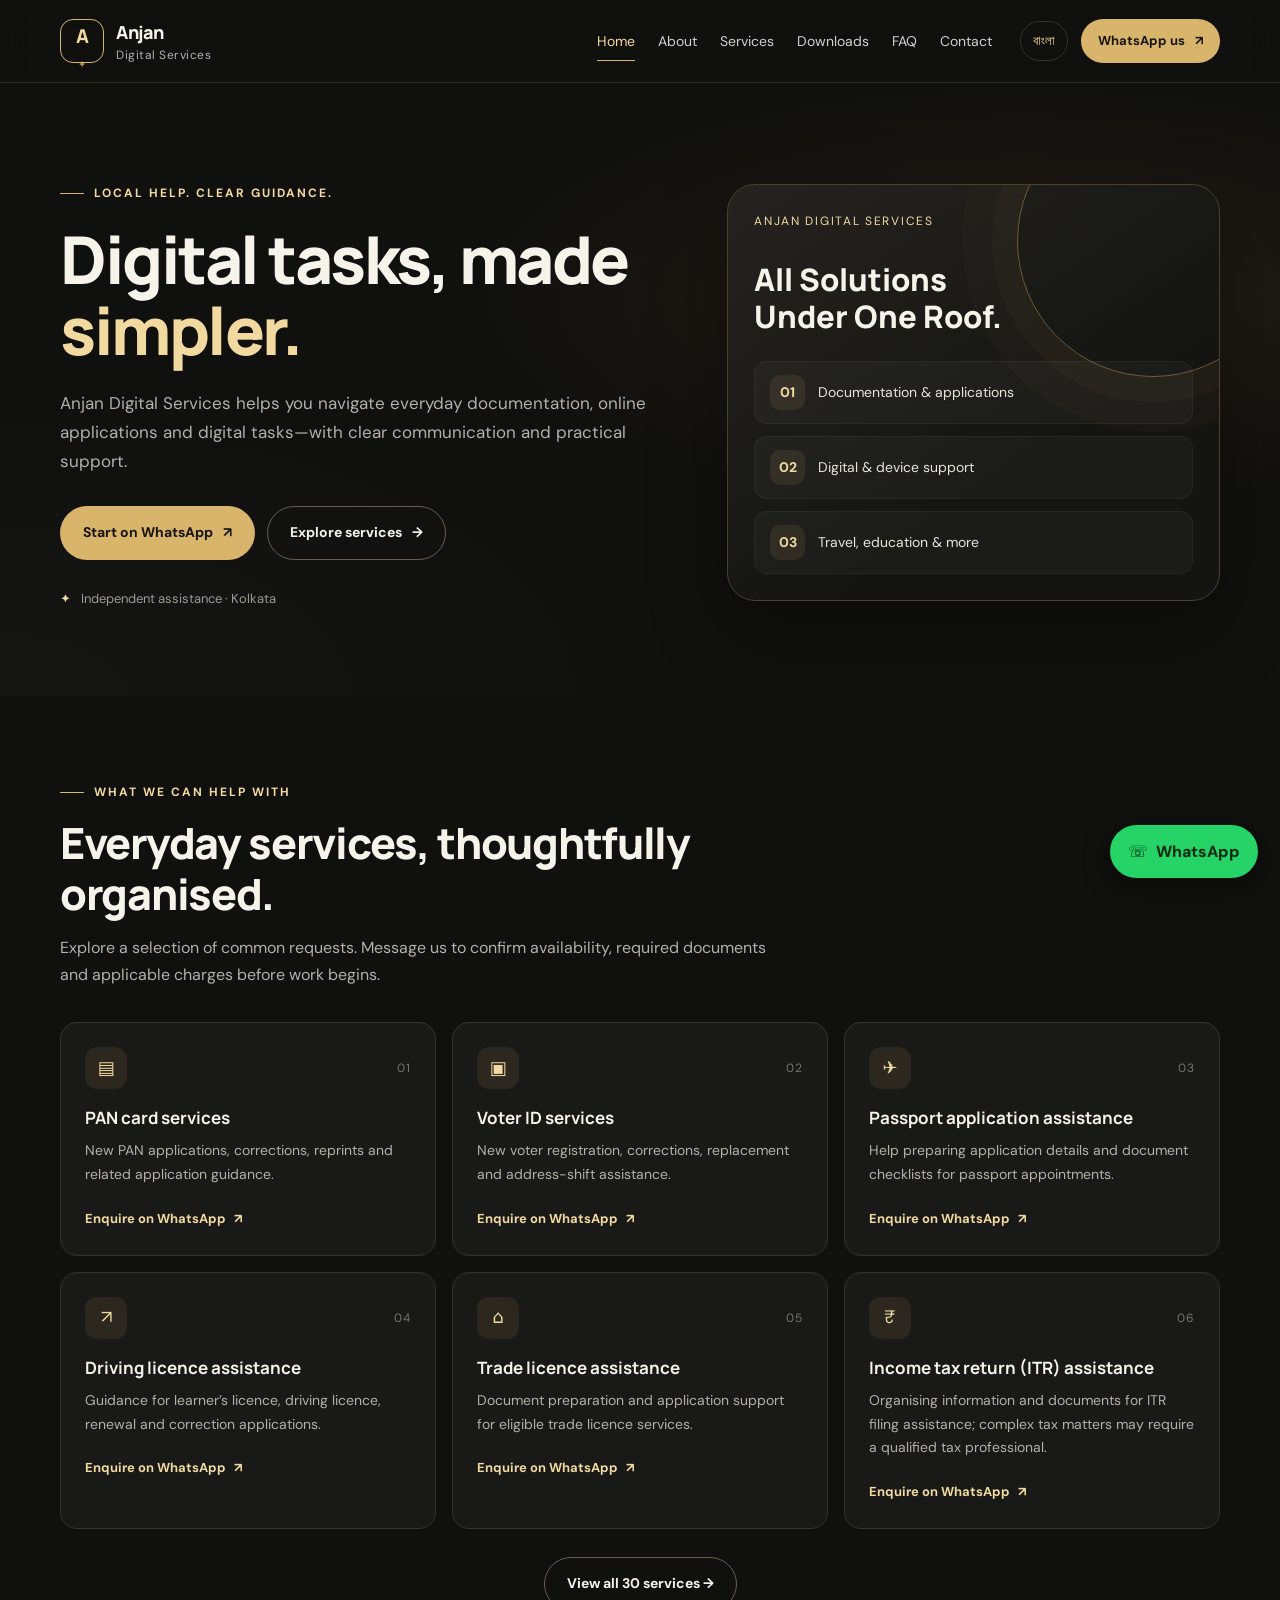
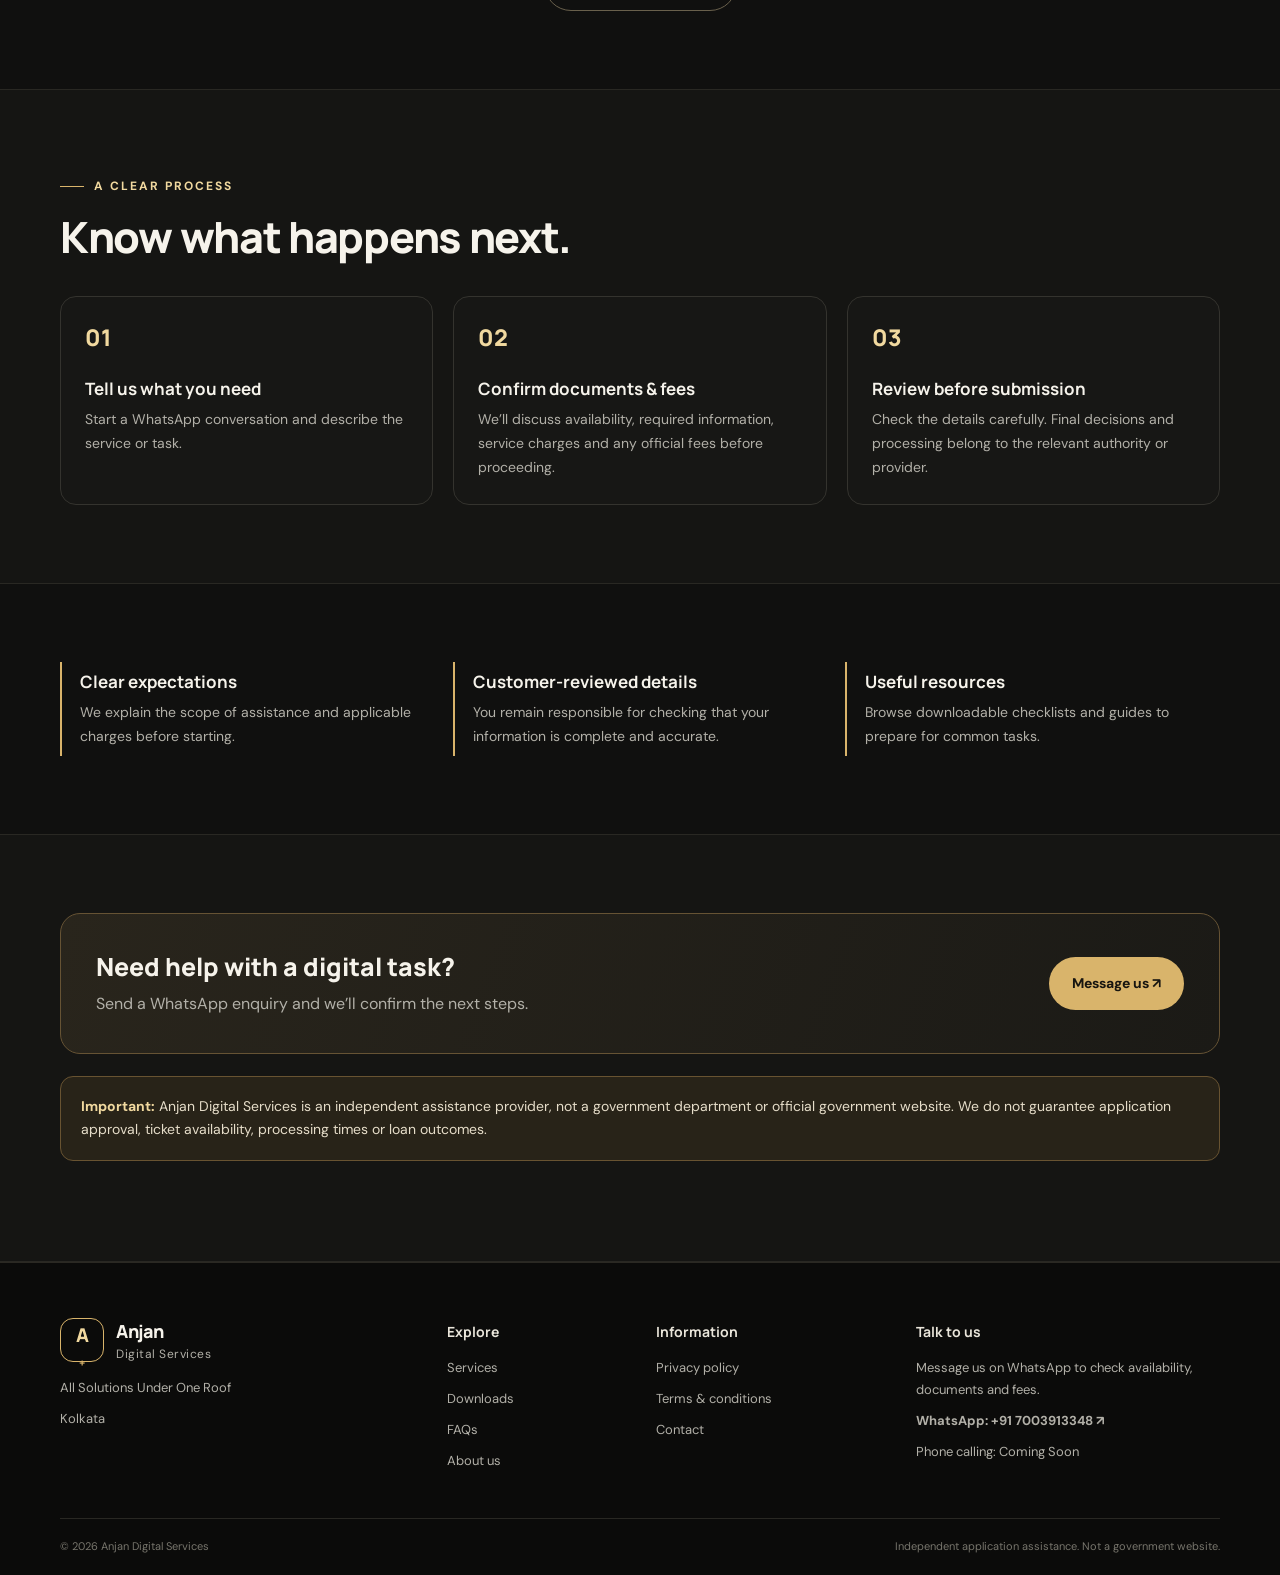
<file: index.html>
<!doctype html>
<html lang="en"><head><meta charset="utf-8"><meta name="viewport" content="width=device-width,initial-scale=1">
<meta name="description" content="Documentation, digital support and online application assistance in Kolkata."><meta name="theme-color" content="#10100f">
<title>Anjan Digital Services | All Solutions Under One Roof</title><link rel="stylesheet" href="assets/css/style.css"></head><body>
<a class="skip-link" href="#main">Skip to content</a>
<header class="site-header"><div class="container header-inner">
<a class="brand" href="index.html" aria-label="Anjan Digital Services home"><span class="brand-mark">A<span>+</span></span><span class="brand-copy"><strong>Anjan</strong><small>Digital Services</small></span></a>
<button class="menu-toggle" id="menuToggle" aria-expanded="false" aria-controls="mainNav" aria-label="Open navigation"><span></span><span></span><span></span></button>
<nav id="mainNav" class="main-nav" aria-label="Main navigation"><ul><li><a class="active" href="index.html" data-en="Home" data-bn="হোম">Home</a></li><li><a href="about.html" data-en="About" data-bn="পরিচিতি">About</a></li><li><a href="services.html" data-en="Services" data-bn="পরিষেবা">Services</a></li><li><a href="downloads.html" data-en="Downloads" data-bn="ডাউনলোড">Downloads</a></li><li><a href="faq.html" data-en="FAQ" data-bn="প্রশ্নোত্তর">FAQ</a></li><li><a href="contact.html" data-en="Contact" data-bn="যোগাযোগ">Contact</a></li></ul></nav>
<div class="header-actions"><button class="language-toggle" id="languageToggle" type="button" aria-label="Switch language">বাংলা</button><a class="button button-small button-gold" target="_blank" rel="noopener" href="https://wa.me/917003913348?text=Hello%20Anjan%20Digital%20Services%2C%20I%20have%20an%20enquiry."><span data-en="WhatsApp us" data-bn="হোয়াটসঅ্যাপে যোগাযোগ">WhatsApp us</span> <span aria-hidden="true">↗</span></a></div>
</div></header><main id="main"><section class="hero"><div class="container hero-grid"><div><span class="eyebrow">Local help. Clear guidance.</span><h1>Digital tasks, made <em>simpler.</em></h1><p>Anjan Digital Services helps you navigate everyday documentation, online applications and digital tasks—with clear communication and practical support.</p><div class="hero-actions"><a class="button button-gold" target="_blank" rel="noopener" href="https://wa.me/917003913348?text=Hello%20Anjan%20Digital%20Services%2C%20I%27d%20like%20to%20enquire%20about%20a%20service.">Start on WhatsApp <span>↗</span></a><a class="button button-outline" href="services.html">Explore services <span>→</span></a></div><div class="hero-note"><span>✦</span> Independent assistance · Kolkata</div></div>
<div class="hero-art"><div class="art-label">Anjan Digital Services</div><div class="art-title">All Solutions<br>Under One Roof.</div><div class="art-list"><div class="art-row"><span class="art-icon">01</span> Documentation &amp; applications</div><div class="art-row"><span class="art-icon">02</span> Digital &amp; device support</div><div class="art-row"><span class="art-icon">03</span> Travel, education &amp; more</div></div></div></div></section>
<section class="section"><div class="container"><div class="section-heading"><span class="eyebrow">What we can help with</span><h2>Everyday services, thoughtfully organised.</h2><p>Explore a selection of common requests. Message us to confirm availability, required documents and applicable charges before work begins.</p></div><div class="service-grid"><article class="service-card"><div class="card-top"><span class="card-icon" aria-hidden="true">▤</span><span class="card-number">01</span></div><h3 data-en="PAN card services" data-bn="PAN কার্ড পরিষেবা">PAN card services</h3><p>New PAN applications, corrections, reprints and related application guidance.</p><a class="text-link" target="_blank" rel="noopener" href="https://wa.me/917003913348?text=Hello%20Anjan%20Digital%20Services%2C%20I%20would%20like%20to%20enquire%20about%20PAN%20card%20services.">Enquire on WhatsApp <span>↗</span></a></article><article class="service-card"><div class="card-top"><span class="card-icon" aria-hidden="true">▣</span><span class="card-number">02</span></div><h3 data-en="Voter ID services" data-bn="ভোটার আইডি পরিষেবা">Voter ID services</h3><p>New voter registration, corrections, replacement and address-shift assistance.</p><a class="text-link" target="_blank" rel="noopener" href="https://wa.me/917003913348?text=Hello%20Anjan%20Digital%20Services%2C%20I%20would%20like%20to%20enquire%20about%20Voter%20ID%20services.">Enquire on WhatsApp <span>↗</span></a></article><article class="service-card"><div class="card-top"><span class="card-icon" aria-hidden="true">✈</span><span class="card-number">03</span></div><h3 data-en="Passport application assistance" data-bn="পাসপোর্ট আবেদন সহায়তা">Passport application assistance</h3><p>Help preparing application details and document checklists for passport appointments.</p><a class="text-link" target="_blank" rel="noopener" href="https://wa.me/917003913348?text=Hello%20Anjan%20Digital%20Services%2C%20I%20would%20like%20to%20enquire%20about%20Passport%20application%20assistance.">Enquire on WhatsApp <span>↗</span></a></article><article class="service-card"><div class="card-top"><span class="card-icon" aria-hidden="true">↗</span><span class="card-number">04</span></div><h3 data-en="Driving licence assistance" data-bn="ড্রাইভিং লাইসেন্স সহায়তা">Driving licence assistance</h3><p>Guidance for learner’s licence, driving licence, renewal and correction applications.</p><a class="text-link" target="_blank" rel="noopener" href="https://wa.me/917003913348?text=Hello%20Anjan%20Digital%20Services%2C%20I%20would%20like%20to%20enquire%20about%20Driving%20licence%20assistance.">Enquire on WhatsApp <span>↗</span></a></article><article class="service-card"><div class="card-top"><span class="card-icon" aria-hidden="true">⌂</span><span class="card-number">05</span></div><h3 data-en="Trade licence assistance" data-bn="ট্রেড লাইসেন্স সহায়তা">Trade licence assistance</h3><p>Document preparation and application support for eligible trade licence services.</p><a class="text-link" target="_blank" rel="noopener" href="https://wa.me/917003913348?text=Hello%20Anjan%20Digital%20Services%2C%20I%20would%20like%20to%20enquire%20about%20Trade%20licence%20assistance.">Enquire on WhatsApp <span>↗</span></a></article><article class="service-card"><div class="card-top"><span class="card-icon" aria-hidden="true">₹</span><span class="card-number">06</span></div><h3 data-en="Income tax return (ITR) assistance" data-bn="আয়কর রিটার্ন (ITR) সহায়তা">Income tax return (ITR) assistance</h3><p>Organising information and documents for ITR filing assistance; complex tax matters may require a qualified tax professional.</p><a class="text-link" target="_blank" rel="noopener" href="https://wa.me/917003913348?text=Hello%20Anjan%20Digital%20Services%2C%20I%20would%20like%20to%20enquire%20about%20Income%20tax%20return%20%28ITR%29%20assistance.">Enquire on WhatsApp <span>↗</span></a></article></div><div style="text-align:center;margin-top:28px"><a class="button button-outline" href="services.html">View all 30 services →</a></div></div></section>
<section class="section section-alt"><div class="container"><div class="section-heading"><span class="eyebrow">A clear process</span><h2>Know what happens next.</h2></div><div class="steps"><article class="step"><h3>Tell us what you need</h3><p>Start a WhatsApp conversation and describe the service or task.</p></article><article class="step"><h3>Confirm documents &amp; fees</h3><p>We’ll discuss availability, required information, service charges and any official fees before proceeding.</p></article><article class="step"><h3>Review before submission</h3><p>Check the details carefully. Final decisions and processing belong to the relevant authority or provider.</p></article></div></div></section>
<section class="section"><div class="container trust-grid"><article class="trust-card"><h3>Clear expectations</h3><p>We explain the scope of assistance and applicable charges before starting.</p></article><article class="trust-card"><h3>Customer-reviewed details</h3><p>You remain responsible for checking that your information is complete and accurate.</p></article><article class="trust-card"><h3>Useful resources</h3><p>Browse downloadable checklists and guides to prepare for common tasks.</p></article></div></section>
<section class="section section-alt"><div class="container"><div class="cta-band"><div><h2>Need help with a digital task?</h2><p>Send a WhatsApp enquiry and we’ll confirm the next steps.</p></div><a class="button button-gold" target="_blank" rel="noopener" href="https://wa.me/917003913348?text=Hello%20Anjan%20Digital%20Services%2C%20I%20have%20a%20service%20enquiry.">Message us ↗</a></div><div class="notice"><strong>Important:</strong> Anjan Digital Services is an independent assistance provider, not a government department or official government website. We do not guarantee application approval, ticket availability, processing times or loan outcomes.</div></div></section></main><footer class="site-footer"><div class="container footer-grid">
<div><a class="brand footer-brand" href="index.html"><span class="brand-mark">A<span>+</span></span><span class="brand-copy"><strong>Anjan</strong><small>Digital Services</small></span></a><p class="muted footer-blurb">All Solutions Under One Roof</p><p class="muted">Kolkata</p></div>
<div><h2 data-en="Explore" data-bn="দেখুন">Explore</h2><a href="services.html" data-en="Services" data-bn="পরিষেবা">Services</a><a href="downloads.html" data-en="Downloads" data-bn="ডাউনলোড">Downloads</a><a href="faq.html">FAQs</a><a href="about.html">About us</a></div>
<div><h2 data-en="Information" data-bn="তথ্য">Information</h2><a href="privacy.html">Privacy policy</a><a href="terms.html">Terms &amp; conditions</a><a href="contact.html" data-en="Contact" data-bn="যোগাযোগ">Contact</a></div>
<div><h2 data-en="Talk to us" data-bn="যোগাযোগ করুন">Talk to us</h2><p class="muted">Message us on WhatsApp to check availability, documents and fees.</p><a class="footer-wa" href="https://wa.me/917003913348?text=Hello%20Anjan%20Digital%20Services%2C%20I%20have%20an%20enquiry." target="_blank" rel="noopener">WhatsApp: +91 7003913348 ↗</a><p class="muted">Phone calling: Coming Soon</p></div>
</div><div class="container footer-bottom"><span>© 2026 Anjan Digital Services</span><span>Independent application assistance. Not a government website.</span></div></footer>
<a class="whatsapp-float" href="https://wa.me/917003913348?text=Hello%20Anjan%20Digital%20Services%2C%20I%20have%20an%20enquiry." target="_blank" rel="noopener" aria-label="Chat with Anjan Digital Services on WhatsApp">☏ <span>WhatsApp</span></a>
<script src="assets/js/script.js" defer></script></body></html>
</file>
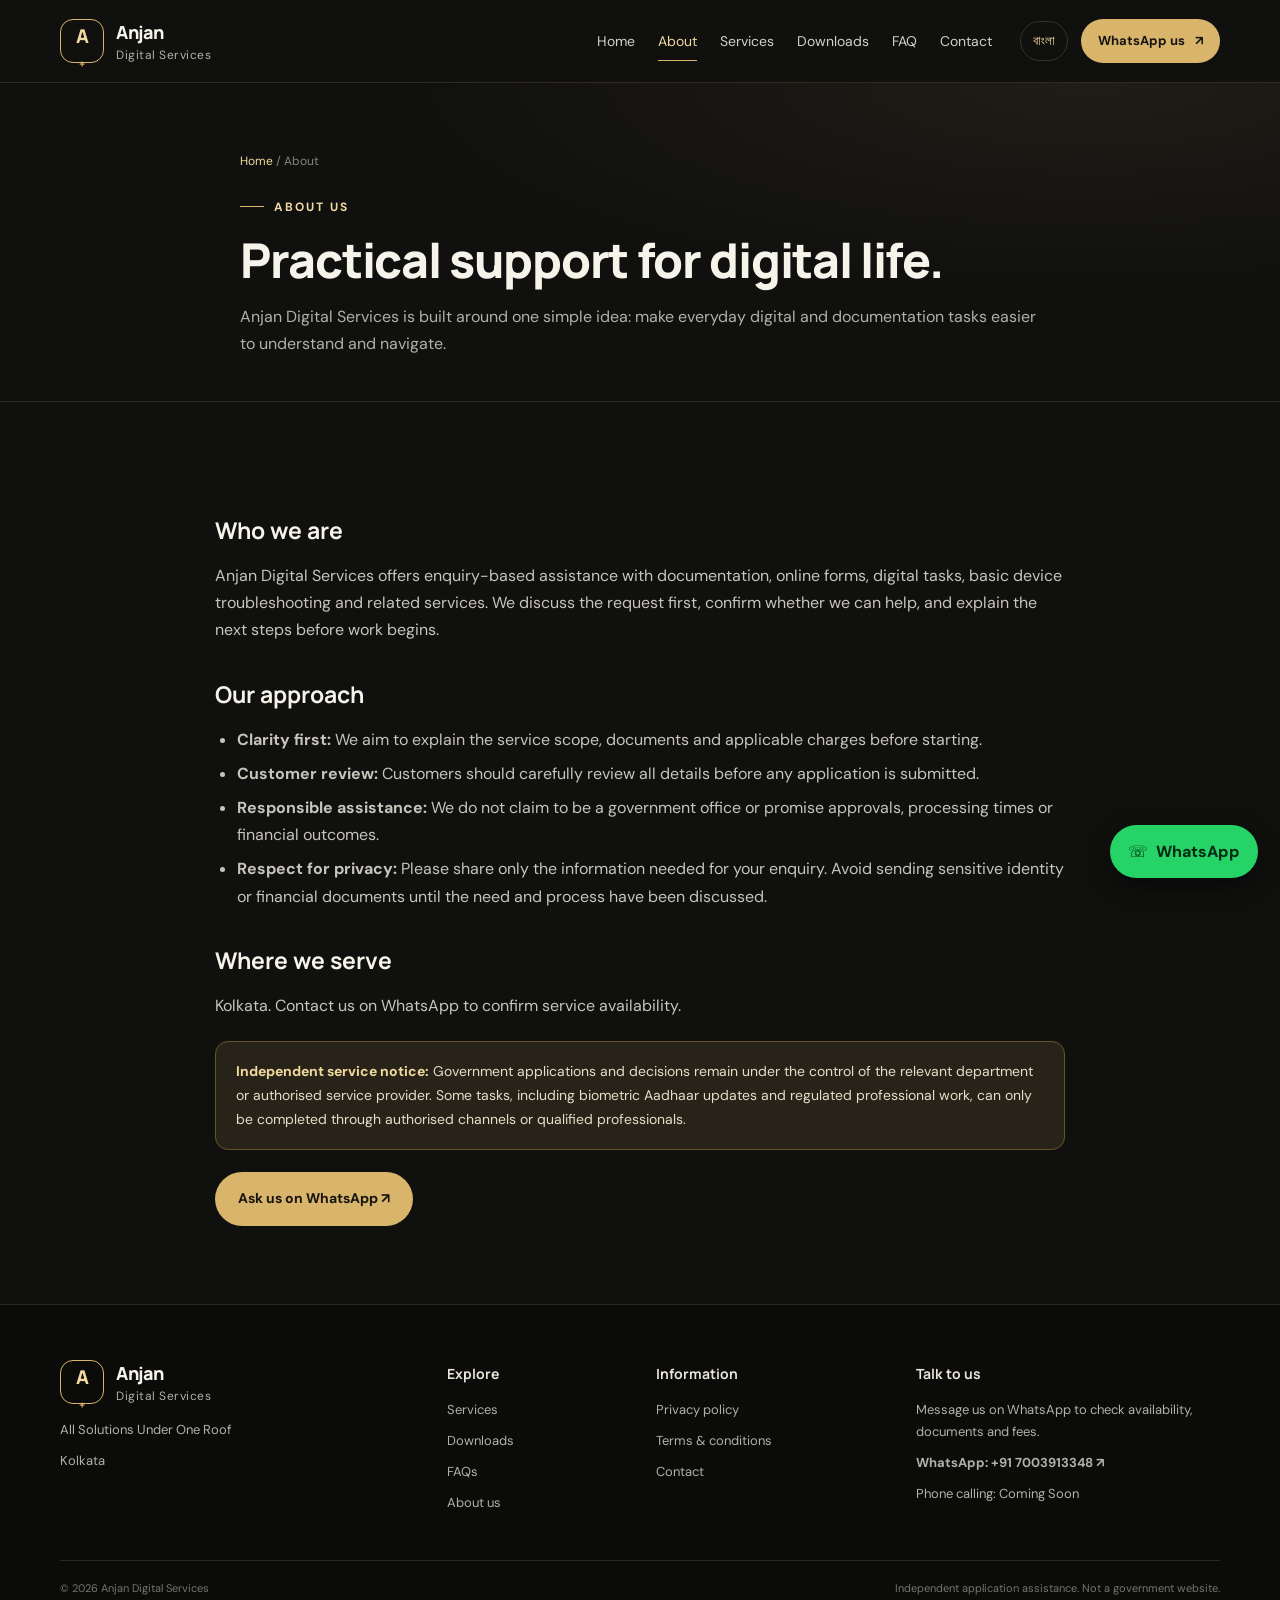
<file: about.html>
<!doctype html>
<html lang="en"><head><meta charset="utf-8"><meta name="viewport" content="width=device-width,initial-scale=1">
<meta name="description" content="Learn about Anjan Digital Services and our approach to documentation and digital assistance in Kolkata."><meta name="theme-color" content="#10100f">
<title>About | Anjan Digital Services</title><link rel="stylesheet" href="assets/css/style.css"></head><body>
<a class="skip-link" href="#main">Skip to content</a>
<header class="site-header"><div class="container header-inner">
<a class="brand" href="index.html" aria-label="Anjan Digital Services home"><span class="brand-mark">A<span>+</span></span><span class="brand-copy"><strong>Anjan</strong><small>Digital Services</small></span></a>
<button class="menu-toggle" id="menuToggle" aria-expanded="false" aria-controls="mainNav" aria-label="Open navigation"><span></span><span></span><span></span></button>
<nav id="mainNav" class="main-nav" aria-label="Main navigation"><ul><li><a href="index.html" data-en="Home" data-bn="হোম">Home</a></li><li><a class="active" href="about.html" data-en="About" data-bn="পরিচিতি">About</a></li><li><a href="services.html" data-en="Services" data-bn="পরিষেবা">Services</a></li><li><a href="downloads.html" data-en="Downloads" data-bn="ডাউনলোড">Downloads</a></li><li><a href="faq.html" data-en="FAQ" data-bn="প্রশ্নোত্তর">FAQ</a></li><li><a href="contact.html" data-en="Contact" data-bn="যোগাযোগ">Contact</a></li></ul></nav>
<div class="header-actions"><button class="language-toggle" id="languageToggle" type="button" aria-label="Switch language">বাংলা</button><a class="button button-small button-gold" target="_blank" rel="noopener" href="https://wa.me/917003913348?text=Hello%20Anjan%20Digital%20Services%2C%20I%20have%20an%20enquiry."><span data-en="WhatsApp us" data-bn="হোয়াটসঅ্যাপে যোগাযোগ">WhatsApp us</span> <span aria-hidden="true">↗</span></a></div>
</div></header><main id="main"><section class="page-hero"><div class="container page-intro"><div class="breadcrumbs"><a href="index.html" data-en="Home" data-bn="হোম">Home</a> / About</div><span class="eyebrow">About us</span><h1 data-en="Practical support for digital life." data-bn="ডিজিটাল কাজে ব্যবহারিক সহায়তা।">Practical support for digital life.</h1><p>Anjan Digital Services is built around one simple idea: make everyday digital and documentation tasks easier to understand and navigate.</p></div></section><section class="section"><div class="container content-narrow prose"><h2>Who we are</h2><p>Anjan Digital Services offers enquiry-based assistance with documentation, online forms, digital tasks, basic device troubleshooting and related services. We discuss the request first, confirm whether we can help, and explain the next steps before work begins.</p><h2>Our approach</h2><ul><li><strong>Clarity first:</strong> We aim to explain the service scope, documents and applicable charges before starting.</li><li><strong>Customer review:</strong> Customers should carefully review all details before any application is submitted.</li><li><strong>Responsible assistance:</strong> We do not claim to be a government office or promise approvals, processing times or financial outcomes.</li><li><strong>Respect for privacy:</strong> Please share only the information needed for your enquiry. Avoid sending sensitive identity or financial documents until the need and process have been discussed.</li></ul><h2>Where we serve</h2><p>Kolkata. Contact us on WhatsApp to confirm service availability.</p><div class="notice"><strong>Independent service notice:</strong> Government applications and decisions remain under the control of the relevant department or authorised service provider. Some tasks, including biometric Aadhaar updates and regulated professional work, can only be completed through authorised channels or qualified professionals.</div><a class="button button-gold" target="_blank" rel="noopener" href="https://wa.me/917003913348?text=Hello%20Anjan%20Digital%20Services%2C%20I%27d%20like%20to%20know%20more%20about%20your%20services.">Ask us on WhatsApp ↗</a></div></section></main><footer class="site-footer"><div class="container footer-grid">
<div><a class="brand footer-brand" href="index.html"><span class="brand-mark">A<span>+</span></span><span class="brand-copy"><strong>Anjan</strong><small>Digital Services</small></span></a><p class="muted footer-blurb">All Solutions Under One Roof</p><p class="muted">Kolkata</p></div>
<div><h2 data-en="Explore" data-bn="দেখুন">Explore</h2><a href="services.html" data-en="Services" data-bn="পরিষেবা">Services</a><a href="downloads.html" data-en="Downloads" data-bn="ডাউনলোড">Downloads</a><a href="faq.html">FAQs</a><a href="about.html">About us</a></div>
<div><h2 data-en="Information" data-bn="তথ্য">Information</h2><a href="privacy.html">Privacy policy</a><a href="terms.html">Terms &amp; conditions</a><a href="contact.html" data-en="Contact" data-bn="যোগাযোগ">Contact</a></div>
<div><h2 data-en="Talk to us" data-bn="যোগাযোগ করুন">Talk to us</h2><p class="muted">Message us on WhatsApp to check availability, documents and fees.</p><a class="footer-wa" href="https://wa.me/917003913348?text=Hello%20Anjan%20Digital%20Services%2C%20I%20have%20an%20enquiry." target="_blank" rel="noopener">WhatsApp: +91 7003913348 ↗</a><p class="muted">Phone calling: Coming Soon</p></div>
</div><div class="container footer-bottom"><span>© 2026 Anjan Digital Services</span><span>Independent application assistance. Not a government website.</span></div></footer>
<a class="whatsapp-float" href="https://wa.me/917003913348?text=Hello%20Anjan%20Digital%20Services%2C%20I%20have%20an%20enquiry." target="_blank" rel="noopener" aria-label="Chat with Anjan Digital Services on WhatsApp">☏ <span>WhatsApp</span></a>
<script src="assets/js/script.js" defer></script></body></html>
</file>
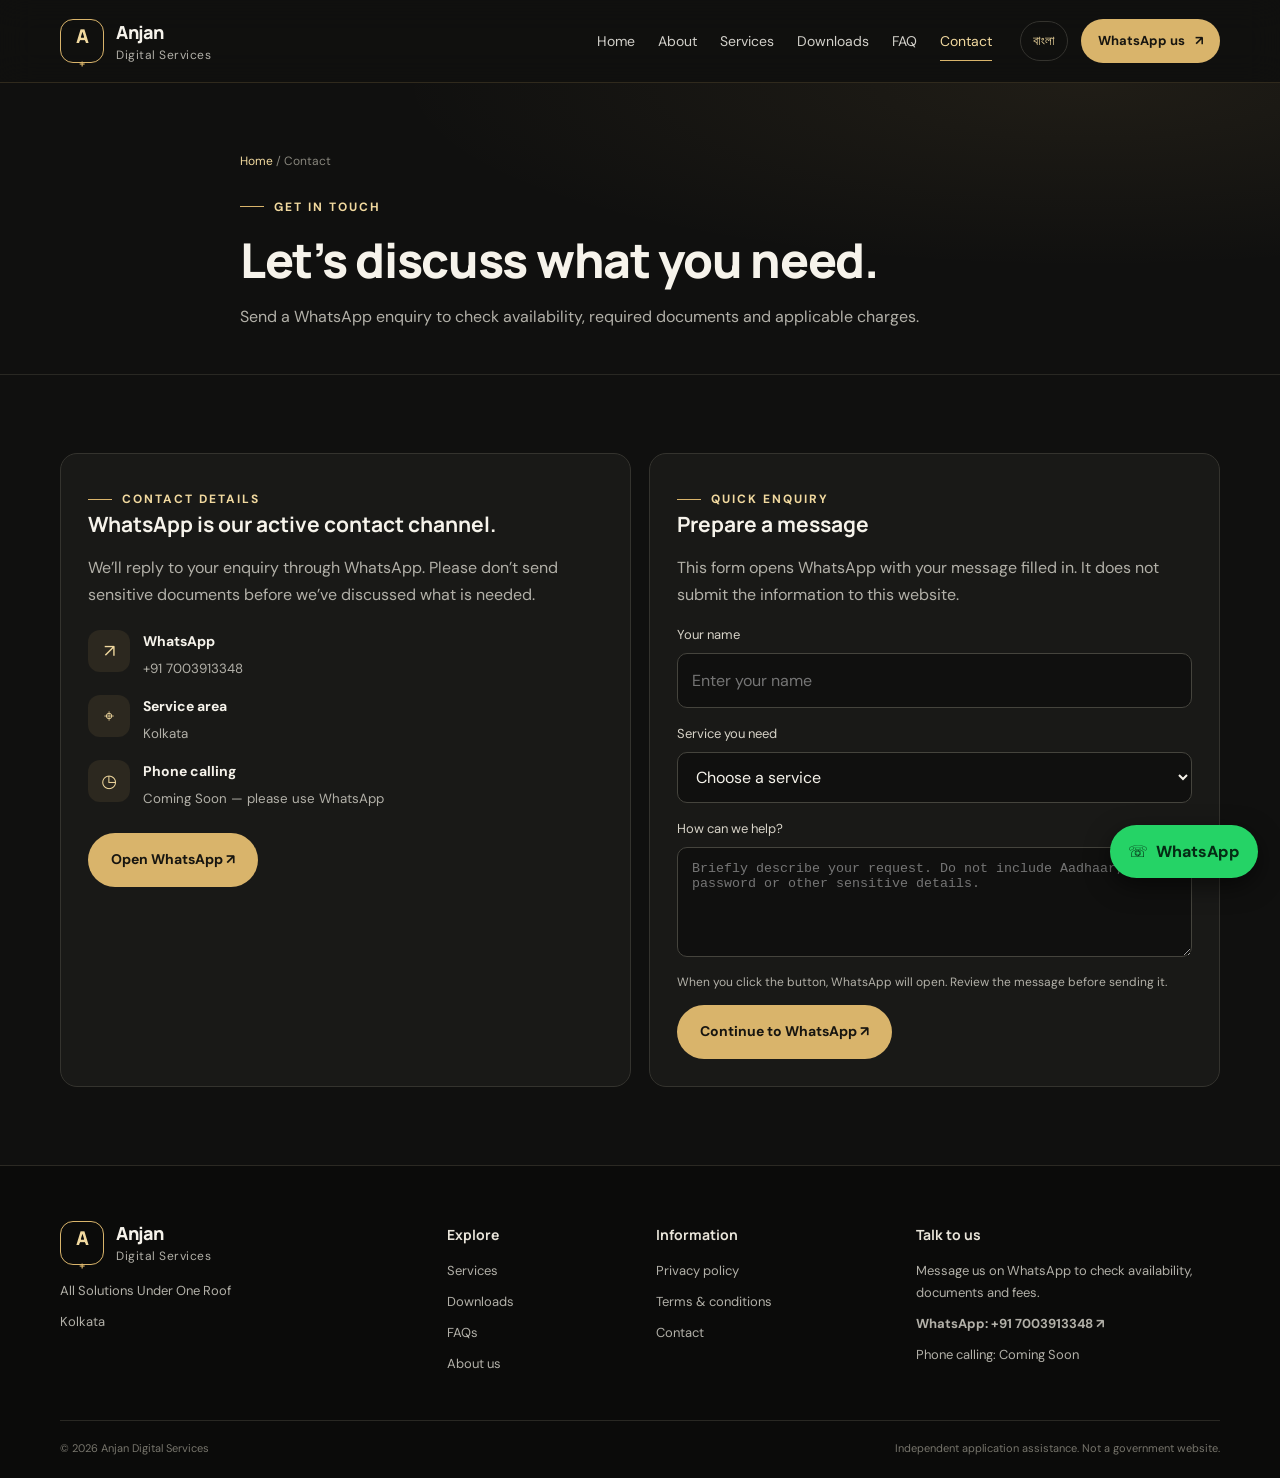
<file: contact.html>
<!doctype html>
<html lang="en"><head><meta charset="utf-8"><meta name="viewport" content="width=device-width,initial-scale=1">
<meta name="description" content="Contact Anjan Digital Services on WhatsApp for enquiries in Kolkata."><meta name="theme-color" content="#10100f">
<title>Contact | Anjan Digital Services</title><link rel="stylesheet" href="assets/css/style.css"></head><body>
<a class="skip-link" href="#main">Skip to content</a>
<header class="site-header"><div class="container header-inner">
<a class="brand" href="index.html" aria-label="Anjan Digital Services home"><span class="brand-mark">A<span>+</span></span><span class="brand-copy"><strong>Anjan</strong><small>Digital Services</small></span></a>
<button class="menu-toggle" id="menuToggle" aria-expanded="false" aria-controls="mainNav" aria-label="Open navigation"><span></span><span></span><span></span></button>
<nav id="mainNav" class="main-nav" aria-label="Main navigation"><ul><li><a href="index.html" data-en="Home" data-bn="হোম">Home</a></li><li><a href="about.html" data-en="About" data-bn="পরিচিতি">About</a></li><li><a href="services.html" data-en="Services" data-bn="পরিষেবা">Services</a></li><li><a href="downloads.html" data-en="Downloads" data-bn="ডাউনলোড">Downloads</a></li><li><a href="faq.html" data-en="FAQ" data-bn="প্রশ্নোত্তর">FAQ</a></li><li><a class="active" href="contact.html" data-en="Contact" data-bn="যোগাযোগ">Contact</a></li></ul></nav>
<div class="header-actions"><button class="language-toggle" id="languageToggle" type="button" aria-label="Switch language">বাংলা</button><a class="button button-small button-gold" target="_blank" rel="noopener" href="https://wa.me/917003913348?text=Hello%20Anjan%20Digital%20Services%2C%20I%20have%20an%20enquiry."><span data-en="WhatsApp us" data-bn="হোয়াটসঅ্যাপে যোগাযোগ">WhatsApp us</span> <span aria-hidden="true">↗</span></a></div>
</div></header><main id="main"><section class="page-hero"><div class="container page-intro"><div class="breadcrumbs"><a href="index.html" data-en="Home" data-bn="হোম">Home</a> / Contact</div><span class="eyebrow">Get in touch</span><h1 data-en="Let’s discuss what you need." data-bn="আপনার প্রয়োজন নিয়ে কথা বলি।">Let’s discuss what you need.</h1><p>Send a WhatsApp enquiry to check availability, required documents and applicable charges.</p></div></section><section class="section"><div class="container contact-grid"><div class="contact-panel"><span class="eyebrow">Contact details</span><h2>WhatsApp is our active contact channel.</h2><p>We’ll reply to your enquiry through WhatsApp. Please don’t send sensitive documents before we’ve discussed what is needed.</p><div class="contact-meta"><div class="meta-row"><span class="card-icon">↗</span><div><b>WhatsApp</b><small>+91 7003913348</small></div></div><div class="meta-row"><span class="card-icon">⌖</span><div><b>Service area</b><small>Kolkata</small></div></div><div class="meta-row"><span class="card-icon">◷</span><div><b>Phone calling</b><small>Coming Soon — please use WhatsApp</small></div></div></div><a class="button button-gold" target="_blank" rel="noopener" href="https://wa.me/917003913348?text=Hello%20Anjan%20Digital%20Services%2C%20I%20have%20an%20enquiry.">Open WhatsApp ↗</a></div>
<div class="contact-panel"><span class="eyebrow">Quick enquiry</span><h2>Prepare a message</h2><p>This form opens WhatsApp with your message filled in. It does not submit the information to this website.</p><form id="whatsappEnquiry"><div class="form-field"><label for="name">Your name</label><input id="name" name="name" autocomplete="name" required maxlength="80" placeholder="Enter your name"></div><div class="form-field"><label for="service">Service you need</label><select id="service" name="service" required><option value="">Choose a service</option><option>PAN card services</option><option>Voter ID services</option><option>Passport application assistance</option><option>Driving licence assistance</option><option>Trade licence assistance</option><option>Income tax return (ITR) assistance</option><option>GST registration and return assistance</option><option>FSSAI registration assistance</option><option>EPF-related assistance</option><option>Printing, photocopying and scanning</option><option>Photo services and document formatting</option><option>Lamination</option><option>Computer troubleshooting and repair</option><option>Mobile troubleshooting and repair</option><option>IRCTC train ticket booking assistance</option><option>Flight ticket booking assistance</option><option>Mobile recharge</option><option>Online form filling</option><option>Aadhaar-related assistance</option><option>Visa application assistance</option><option>KMC and municipal services</option><option>Business registration assistance</option><option>Government scheme application assistance</option><option>Personal loan application assistance</option><option>Home loan application assistance</option><option>Business loan application assistance</option><option>Student loan application assistance</option><option>Computer and mobile accessories</option><option>Student and education-related online applications</option><option>Other digital services</option></select></div><div class="form-field"><label for="message">How can we help?</label><textarea id="message" name="message" required maxlength="1200" placeholder="Briefly describe your request. Do not include Aadhaar, bank, password or other sensitive details."></textarea></div><p class="form-help">When you click the button, WhatsApp will open. Review the message before sending it.</p><button class="button button-gold" type="submit">Continue to WhatsApp ↗</button></form></div></div></section></main><footer class="site-footer"><div class="container footer-grid">
<div><a class="brand footer-brand" href="index.html"><span class="brand-mark">A<span>+</span></span><span class="brand-copy"><strong>Anjan</strong><small>Digital Services</small></span></a><p class="muted footer-blurb">All Solutions Under One Roof</p><p class="muted">Kolkata</p></div>
<div><h2 data-en="Explore" data-bn="দেখুন">Explore</h2><a href="services.html" data-en="Services" data-bn="পরিষেবা">Services</a><a href="downloads.html" data-en="Downloads" data-bn="ডাউনলোড">Downloads</a><a href="faq.html">FAQs</a><a href="about.html">About us</a></div>
<div><h2 data-en="Information" data-bn="তথ্য">Information</h2><a href="privacy.html">Privacy policy</a><a href="terms.html">Terms &amp; conditions</a><a href="contact.html" data-en="Contact" data-bn="যোগাযোগ">Contact</a></div>
<div><h2 data-en="Talk to us" data-bn="যোগাযোগ করুন">Talk to us</h2><p class="muted">Message us on WhatsApp to check availability, documents and fees.</p><a class="footer-wa" href="https://wa.me/917003913348?text=Hello%20Anjan%20Digital%20Services%2C%20I%20have%20an%20enquiry." target="_blank" rel="noopener">WhatsApp: +91 7003913348 ↗</a><p class="muted">Phone calling: Coming Soon</p></div>
</div><div class="container footer-bottom"><span>© 2026 Anjan Digital Services</span><span>Independent application assistance. Not a government website.</span></div></footer>
<a class="whatsapp-float" href="https://wa.me/917003913348?text=Hello%20Anjan%20Digital%20Services%2C%20I%20have%20an%20enquiry." target="_blank" rel="noopener" aria-label="Chat with Anjan Digital Services on WhatsApp">☏ <span>WhatsApp</span></a>
<script src="assets/js/script.js" defer></script></body></html>
</file>
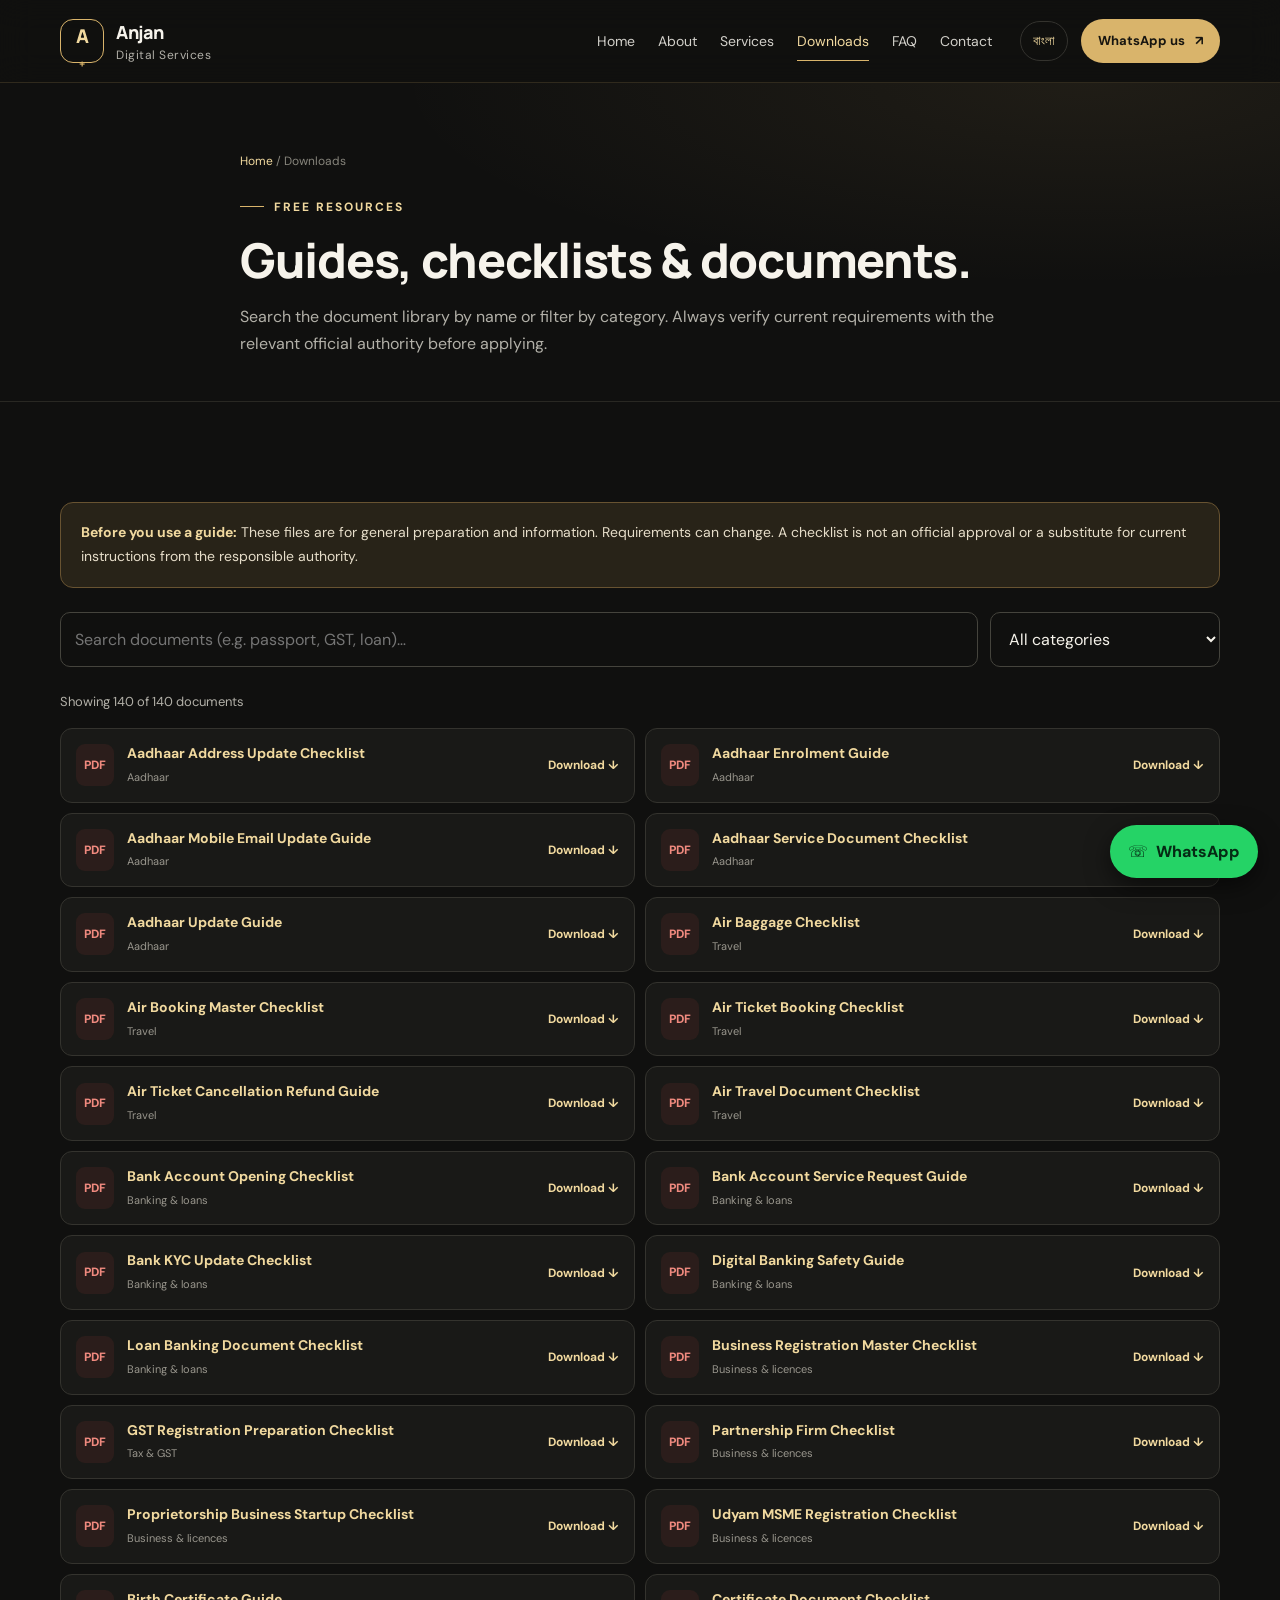
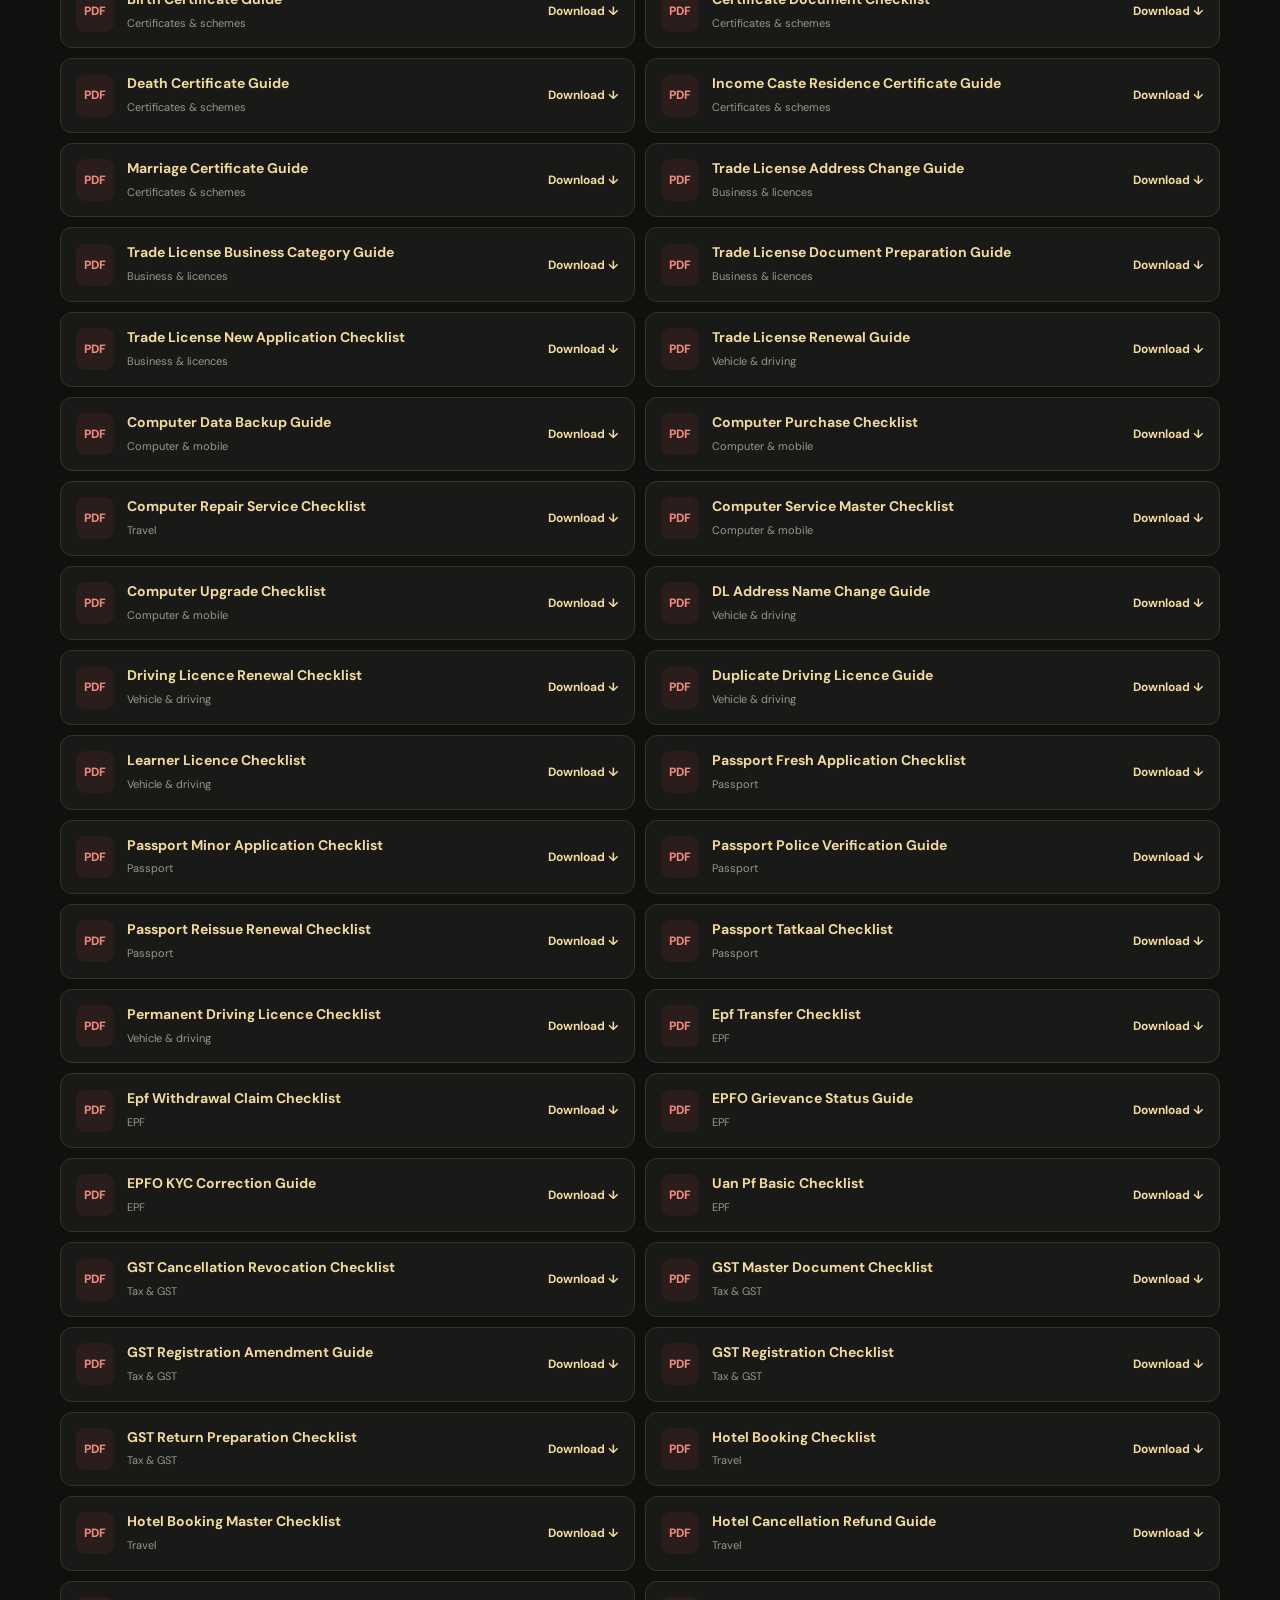
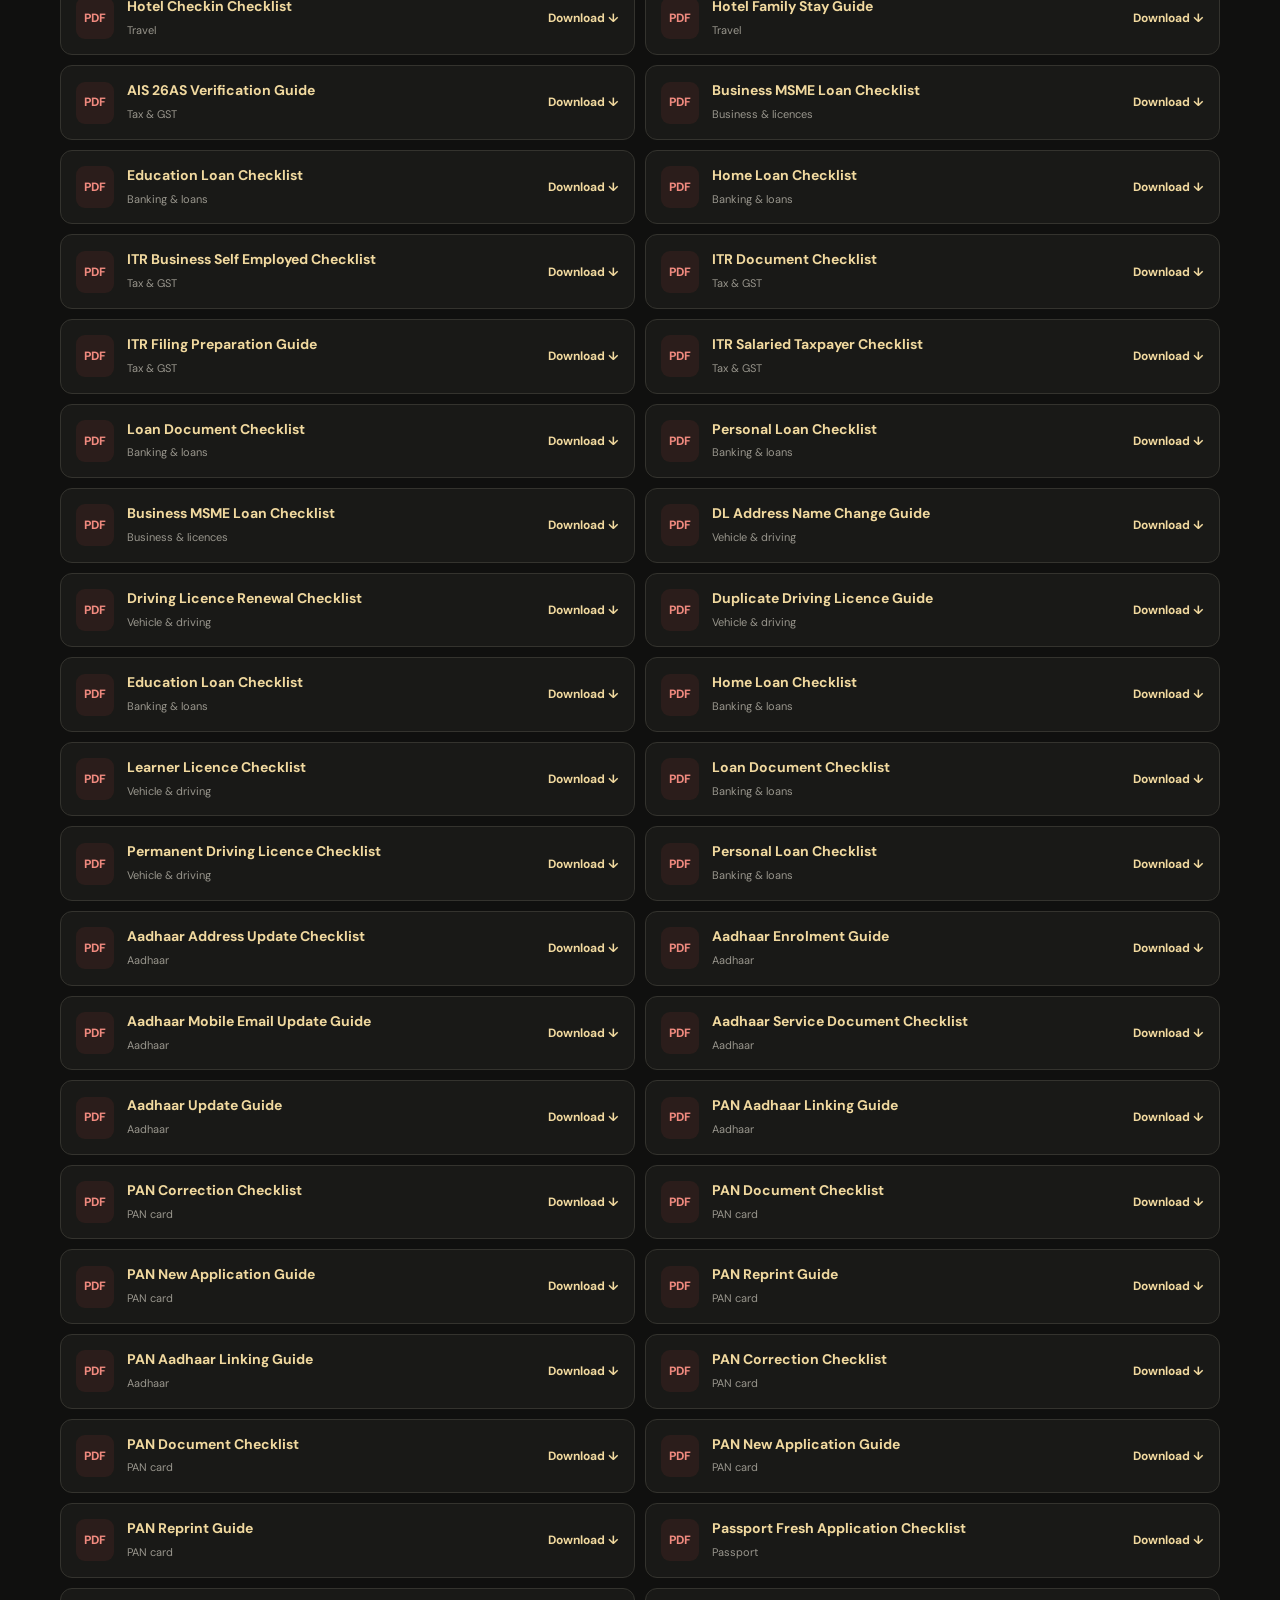
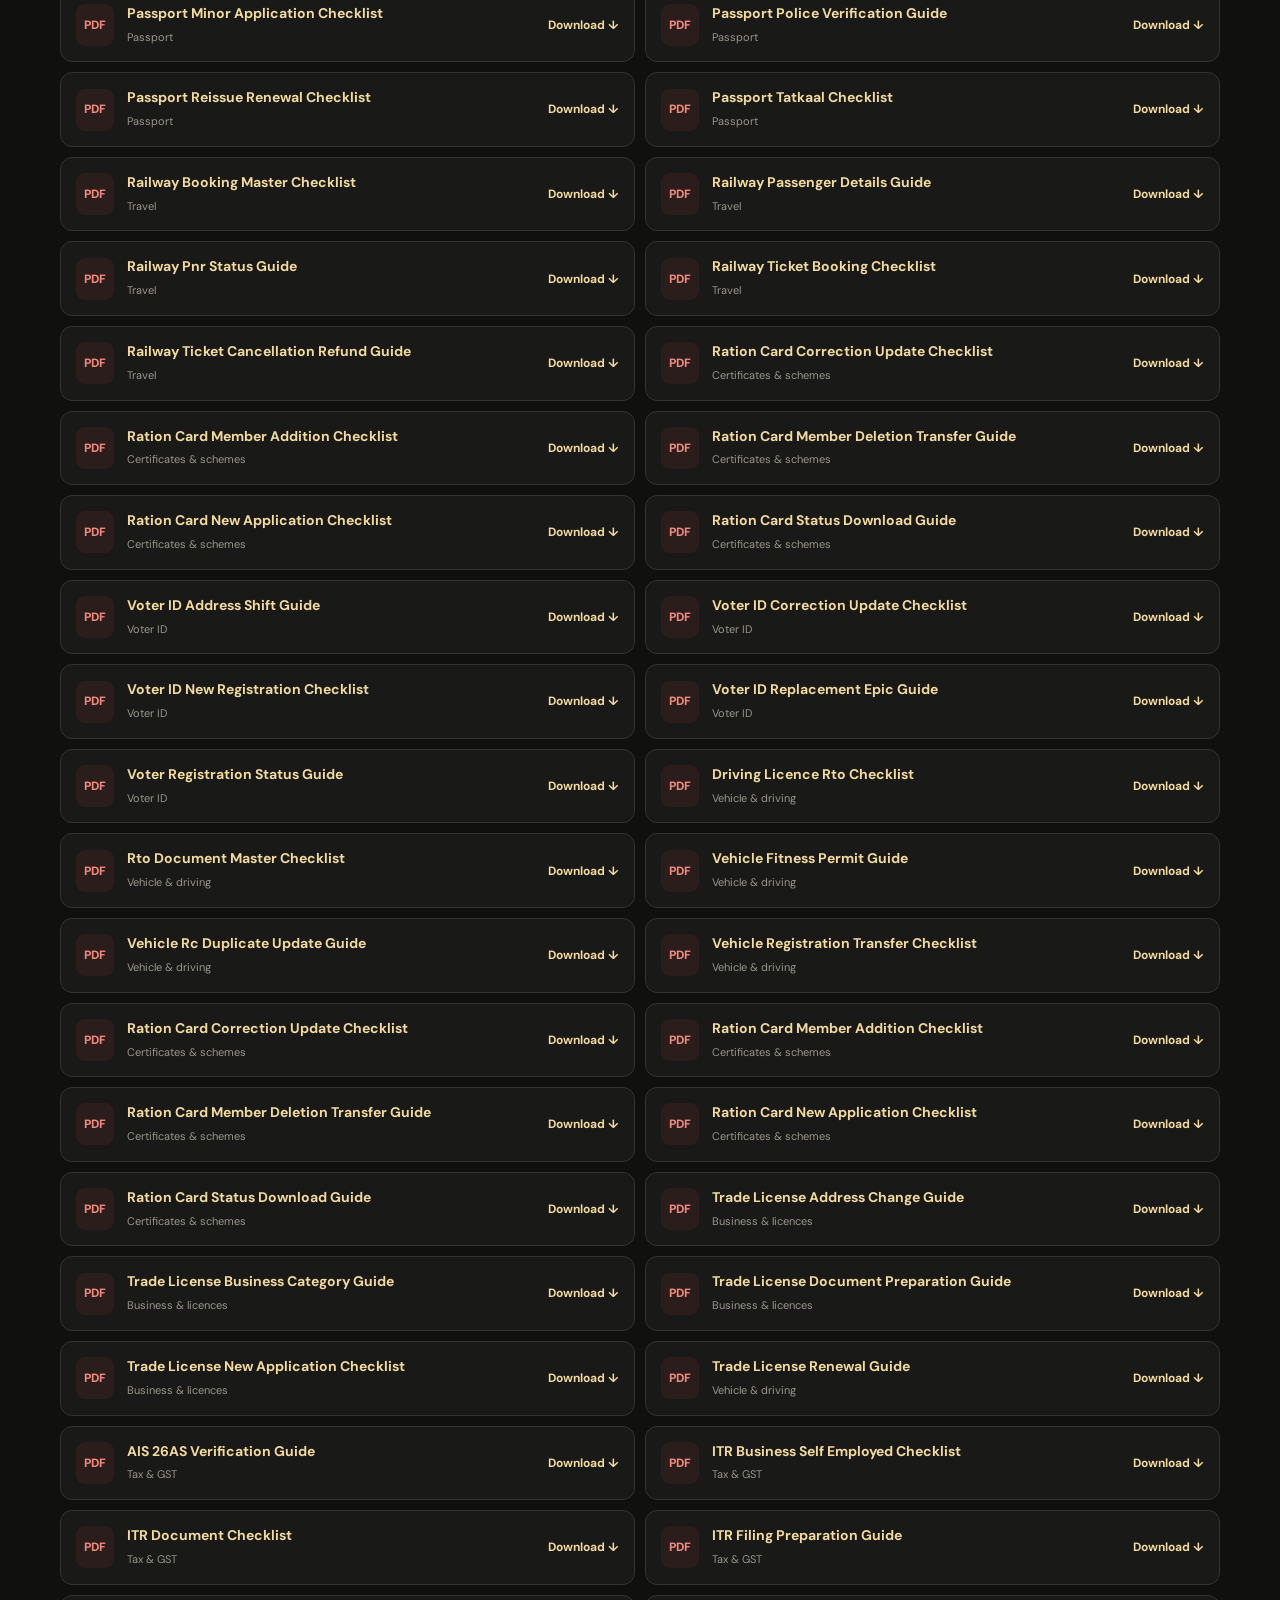
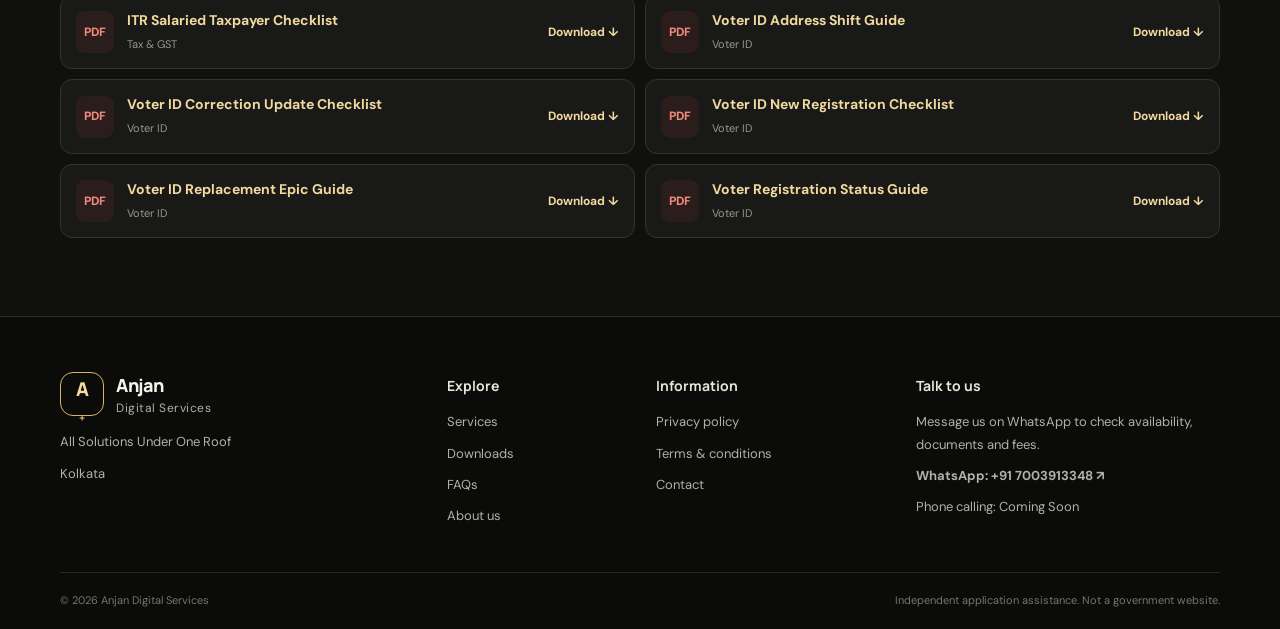
<file: downloads.html>
<!doctype html>
<html lang="en"><head><meta charset="utf-8"><meta name="viewport" content="width=device-width,initial-scale=1">
<meta name="description" content="Search and download 140 customer checklists and general information guides."><meta name="theme-color" content="#10100f">
<title>Downloads | Anjan Digital Services</title><link rel="stylesheet" href="assets/css/style.css"></head><body>
<a class="skip-link" href="#main">Skip to content</a>
<header class="site-header"><div class="container header-inner">
<a class="brand" href="index.html" aria-label="Anjan Digital Services home"><span class="brand-mark">A<span>+</span></span><span class="brand-copy"><strong>Anjan</strong><small>Digital Services</small></span></a>
<button class="menu-toggle" id="menuToggle" aria-expanded="false" aria-controls="mainNav" aria-label="Open navigation"><span></span><span></span><span></span></button>
<nav id="mainNav" class="main-nav" aria-label="Main navigation"><ul><li><a href="index.html">Home</a></li><li><a href="about.html">About</a></li><li><a href="services.html">Services</a></li><li><a class="active" href="downloads.html">Downloads</a></li><li><a href="faq.html">FAQ</a></li><li><a href="contact.html">Contact</a></li></ul></nav>
<div class="header-actions"><button class="language-toggle" id="languageToggle" type="button" aria-label="Switch language">বাংলা</button><a class="button button-small button-gold" target="_blank" rel="noopener" href="https://wa.me/917003913348?text=Hello%20Anjan%20Digital%20Services%2C%20I%20have%20an%20enquiry.">WhatsApp us <span aria-hidden="true">↗</span></a></div>
</div></header><main id="main"><section class="page-hero"><div class="container page-intro"><div class="breadcrumbs"><a href="index.html">Home</a> / Downloads</div><span class="eyebrow">Free resources</span><h1>Guides, checklists &amp; documents.</h1><p>Search the document library by name or filter by category. Always verify current requirements with the relevant official authority before applying.</p></div></section><section class="section"><div class="container"><div class="notice"><strong>Before you use a guide:</strong> These files are for general preparation and information. Requirements can change. A checklist is not an official approval or a substitute for current instructions from the responsible authority.</div><div class="downloads-toolbar"><input class="search-input" id="downloadSearch" type="search" placeholder="Search documents (e.g. passport, GST, loan)…" aria-label="Search downloadable documents"><select class="search-input" id="downloadCategory" aria-label="Filter by category"><option value="all">All categories</option><option value="Aadhaar">Aadhaar</option><option value="Banking &amp; loans">Banking &amp; loans</option><option value="Business &amp; licences">Business &amp; licences</option><option value="Certificates &amp; schemes">Certificates &amp; schemes</option><option value="Computer &amp; mobile">Computer &amp; mobile</option><option value="EPF">EPF</option><option value="PAN card">PAN card</option><option value="Passport">Passport</option><option value="Tax &amp; GST">Tax &amp; GST</option><option value="Travel">Travel</option><option value="Vehicle &amp; driving">Vehicle &amp; driving</option><option value="Voter ID">Voter ID</option></select></div><p id="downloadCount" class="downloads-count">Loading document list…</p><div class="download-grid" id="downloadList"><a class="download-item" href="downloads/aadhaar/aadhaar-address-update-checklist.pdf" download data-name="aadhaar address update checklist aadhaar downloads/aadhaar/aadhaar-address-update-checklist.pdf" data-category="Aadhaar"><span class="pdf-icon" aria-hidden="true">PDF</span><span class="download-info"><strong>Aadhaar Address Update Checklist</strong><small>Aadhaar</small></span><span class="download-link">Download ↓</span></a><a class="download-item" href="downloads/aadhaar/aadhaar-enrolment-guide.pdf" download data-name="aadhaar enrolment guide aadhaar downloads/aadhaar/aadhaar-enrolment-guide.pdf" data-category="Aadhaar"><span class="pdf-icon" aria-hidden="true">PDF</span><span class="download-info"><strong>Aadhaar Enrolment Guide</strong><small>Aadhaar</small></span><span class="download-link">Download ↓</span></a><a class="download-item" href="downloads/aadhaar/aadhaar-mobile-email-update-guide.pdf" download data-name="aadhaar mobile email update guide aadhaar downloads/aadhaar/aadhaar-mobile-email-update-guide.pdf" data-category="Aadhaar"><span class="pdf-icon" aria-hidden="true">PDF</span><span class="download-info"><strong>Aadhaar Mobile Email Update Guide</strong><small>Aadhaar</small></span><span class="download-link">Download ↓</span></a><a class="download-item" href="downloads/aadhaar/aadhaar-service-document-checklist.pdf" download data-name="aadhaar service document checklist aadhaar downloads/aadhaar/aadhaar-service-document-checklist.pdf" data-category="Aadhaar"><span class="pdf-icon" aria-hidden="true">PDF</span><span class="download-info"><strong>Aadhaar Service Document Checklist</strong><small>Aadhaar</small></span><span class="download-link">Download ↓</span></a><a class="download-item" href="downloads/aadhaar/aadhaar-update-guide.pdf" download data-name="aadhaar update guide aadhaar downloads/aadhaar/aadhaar-update-guide.pdf" data-category="Aadhaar"><span class="pdf-icon" aria-hidden="true">PDF</span><span class="download-info"><strong>Aadhaar Update Guide</strong><small>Aadhaar</small></span><span class="download-link">Download ↓</span></a><a class="download-item" href="downloads/air-ticket-booking/air-baggage-checklist.pdf" download data-name="air baggage checklist travel downloads/air-ticket-booking/air-baggage-checklist.pdf" data-category="Travel"><span class="pdf-icon" aria-hidden="true">PDF</span><span class="download-info"><strong>Air Baggage Checklist</strong><small>Travel</small></span><span class="download-link">Download ↓</span></a><a class="download-item" href="downloads/air-ticket-booking/air-booking-master-checklist.pdf" download data-name="air booking master checklist travel downloads/air-ticket-booking/air-booking-master-checklist.pdf" data-category="Travel"><span class="pdf-icon" aria-hidden="true">PDF</span><span class="download-info"><strong>Air Booking Master Checklist</strong><small>Travel</small></span><span class="download-link">Download ↓</span></a><a class="download-item" href="downloads/air-ticket-booking/air-ticket-booking-checklist.pdf" download data-name="air ticket booking checklist travel downloads/air-ticket-booking/air-ticket-booking-checklist.pdf" data-category="Travel"><span class="pdf-icon" aria-hidden="true">PDF</span><span class="download-info"><strong>Air Ticket Booking Checklist</strong><small>Travel</small></span><span class="download-link">Download ↓</span></a><a class="download-item" href="downloads/air-ticket-booking/air-ticket-cancellation-refund-guide.pdf" download data-name="air ticket cancellation refund guide travel downloads/air-ticket-booking/air-ticket-cancellation-refund-guide.pdf" data-category="Travel"><span class="pdf-icon" aria-hidden="true">PDF</span><span class="download-info"><strong>Air Ticket Cancellation Refund Guide</strong><small>Travel</small></span><span class="download-link">Download ↓</span></a><a class="download-item" href="downloads/air-ticket-booking/air-travel-document-checklist.pdf" download data-name="air travel document checklist travel downloads/air-ticket-booking/air-travel-document-checklist.pdf" data-category="Travel"><span class="pdf-icon" aria-hidden="true">PDF</span><span class="download-info"><strong>Air Travel Document Checklist</strong><small>Travel</small></span><span class="download-link">Download ↓</span></a><a class="download-item" href="downloads/banking-services/bank-account-opening-checklist.pdf" download data-name="bank account opening checklist banking &amp; loans downloads/banking-services/bank-account-opening-checklist.pdf" data-category="Banking &amp; loans"><span class="pdf-icon" aria-hidden="true">PDF</span><span class="download-info"><strong>Bank Account Opening Checklist</strong><small>Banking &amp; loans</small></span><span class="download-link">Download ↓</span></a><a class="download-item" href="downloads/banking-services/bank-account-service-request-guide.pdf" download data-name="bank account service request guide banking &amp; loans downloads/banking-services/bank-account-service-request-guide.pdf" data-category="Banking &amp; loans"><span class="pdf-icon" aria-hidden="true">PDF</span><span class="download-info"><strong>Bank Account Service Request Guide</strong><small>Banking &amp; loans</small></span><span class="download-link">Download ↓</span></a><a class="download-item" href="downloads/banking-services/bank-kyc-update-checklist.pdf" download data-name="bank kyc update checklist banking &amp; loans downloads/banking-services/bank-kyc-update-checklist.pdf" data-category="Banking &amp; loans"><span class="pdf-icon" aria-hidden="true">PDF</span><span class="download-info"><strong>Bank KYC Update Checklist</strong><small>Banking &amp; loans</small></span><span class="download-link">Download ↓</span></a><a class="download-item" href="downloads/banking-services/digital-banking-safety-guide.pdf" download data-name="digital banking safety guide banking &amp; loans downloads/banking-services/digital-banking-safety-guide.pdf" data-category="Banking &amp; loans"><span class="pdf-icon" aria-hidden="true">PDF</span><span class="download-info"><strong>Digital Banking Safety Guide</strong><small>Banking &amp; loans</small></span><span class="download-link">Download ↓</span></a><a class="download-item" href="downloads/banking-services/loan-banking-document-checklist.pdf" download data-name="loan banking document checklist banking &amp; loans downloads/banking-services/loan-banking-document-checklist.pdf" data-category="Banking &amp; loans"><span class="pdf-icon" aria-hidden="true">PDF</span><span class="download-info"><strong>Loan Banking Document Checklist</strong><small>Banking &amp; loans</small></span><span class="download-link">Download ↓</span></a><a class="download-item" href="downloads/business-registration/business-registration-master-checklist.pdf" download data-name="business registration master checklist business &amp; licences downloads/business-registration/business-registration-master-checklist.pdf" data-category="Business &amp; licences"><span class="pdf-icon" aria-hidden="true">PDF</span><span class="download-info"><strong>Business Registration Master Checklist</strong><small>Business &amp; licences</small></span><span class="download-link">Download ↓</span></a><a class="download-item" href="downloads/business-registration/gst-registration-preparation-checklist.pdf" download data-name="gst registration preparation checklist tax &amp; gst downloads/business-registration/gst-registration-preparation-checklist.pdf" data-category="Tax &amp; GST"><span class="pdf-icon" aria-hidden="true">PDF</span><span class="download-info"><strong>GST Registration Preparation Checklist</strong><small>Tax &amp; GST</small></span><span class="download-link">Download ↓</span></a><a class="download-item" href="downloads/business-registration/partnership-firm-checklist.pdf" download data-name="partnership firm checklist business &amp; licences downloads/business-registration/partnership-firm-checklist.pdf" data-category="Business &amp; licences"><span class="pdf-icon" aria-hidden="true">PDF</span><span class="download-info"><strong>Partnership Firm Checklist</strong><small>Business &amp; licences</small></span><span class="download-link">Download ↓</span></a><a class="download-item" href="downloads/business-registration/proprietorship-business-startup-checklist.pdf" download data-name="proprietorship business startup checklist business &amp; licences downloads/business-registration/proprietorship-business-startup-checklist.pdf" data-category="Business &amp; licences"><span class="pdf-icon" aria-hidden="true">PDF</span><span class="download-info"><strong>Proprietorship Business Startup Checklist</strong><small>Business &amp; licences</small></span><span class="download-link">Download ↓</span></a><a class="download-item" href="downloads/business-registration/udyam-msme-registration-checklist.pdf" download data-name="udyam msme registration checklist business &amp; licences downloads/business-registration/udyam-msme-registration-checklist.pdf" data-category="Business &amp; licences"><span class="pdf-icon" aria-hidden="true">PDF</span><span class="download-info"><strong>Udyam MSME Registration Checklist</strong><small>Business &amp; licences</small></span><span class="download-link">Download ↓</span></a><a class="download-item" href="downloads/certificates/birth-certificate-guide.pdf" download data-name="birth certificate guide certificates &amp; schemes downloads/certificates/birth-certificate-guide.pdf" data-category="Certificates &amp; schemes"><span class="pdf-icon" aria-hidden="true">PDF</span><span class="download-info"><strong>Birth Certificate Guide</strong><small>Certificates &amp; schemes</small></span><span class="download-link">Download ↓</span></a><a class="download-item" href="downloads/certificates/certificate-document-checklist.pdf" download data-name="certificate document checklist certificates &amp; schemes downloads/certificates/certificate-document-checklist.pdf" data-category="Certificates &amp; schemes"><span class="pdf-icon" aria-hidden="true">PDF</span><span class="download-info"><strong>Certificate Document Checklist</strong><small>Certificates &amp; schemes</small></span><span class="download-link">Download ↓</span></a><a class="download-item" href="downloads/certificates/death-certificate-guide.pdf" download data-name="death certificate guide certificates &amp; schemes downloads/certificates/death-certificate-guide.pdf" data-category="Certificates &amp; schemes"><span class="pdf-icon" aria-hidden="true">PDF</span><span class="download-info"><strong>Death Certificate Guide</strong><small>Certificates &amp; schemes</small></span><span class="download-link">Download ↓</span></a><a class="download-item" href="downloads/certificates/income-caste-residence-certificate-guide.pdf" download data-name="income caste residence certificate guide certificates &amp; schemes downloads/certificates/income-caste-residence-certificate-guide.pdf" data-category="Certificates &amp; schemes"><span class="pdf-icon" aria-hidden="true">PDF</span><span class="download-info"><strong>Income Caste Residence Certificate Guide</strong><small>Certificates &amp; schemes</small></span><span class="download-link">Download ↓</span></a><a class="download-item" href="downloads/certificates/marriage-certificate-guide.pdf" download data-name="marriage certificate guide certificates &amp; schemes downloads/certificates/marriage-certificate-guide.pdf" data-category="Certificates &amp; schemes"><span class="pdf-icon" aria-hidden="true">PDF</span><span class="download-info"><strong>Marriage Certificate Guide</strong><small>Certificates &amp; schemes</small></span><span class="download-link">Download ↓</span></a><a class="download-item" href="downloads/certificates/trade-license-address-change-guide.pdf" download data-name="trade license address change guide business &amp; licences downloads/certificates/trade-license-address-change-guide.pdf" data-category="Business &amp; licences"><span class="pdf-icon" aria-hidden="true">PDF</span><span class="download-info"><strong>Trade License Address Change Guide</strong><small>Business &amp; licences</small></span><span class="download-link">Download ↓</span></a><a class="download-item" href="downloads/certificates/trade-license-business-category-guide.pdf" download data-name="trade license business category guide business &amp; licences downloads/certificates/trade-license-business-category-guide.pdf" data-category="Business &amp; licences"><span class="pdf-icon" aria-hidden="true">PDF</span><span class="download-info"><strong>Trade License Business Category Guide</strong><small>Business &amp; licences</small></span><span class="download-link">Download ↓</span></a><a class="download-item" href="downloads/certificates/trade-license-document-preparation-guide.pdf" download data-name="trade license document preparation guide business &amp; licences downloads/certificates/trade-license-document-preparation-guide.pdf" data-category="Business &amp; licences"><span class="pdf-icon" aria-hidden="true">PDF</span><span class="download-info"><strong>Trade License Document Preparation Guide</strong><small>Business &amp; licences</small></span><span class="download-link">Download ↓</span></a><a class="download-item" href="downloads/certificates/trade-license-new-application-checklist.pdf" download data-name="trade license new application checklist business &amp; licences downloads/certificates/trade-license-new-application-checklist.pdf" data-category="Business &amp; licences"><span class="pdf-icon" aria-hidden="true">PDF</span><span class="download-info"><strong>Trade License New Application Checklist</strong><small>Business &amp; licences</small></span><span class="download-link">Download ↓</span></a><a class="download-item" href="downloads/certificates/trade-license-renewal-guide.pdf" download data-name="trade license renewal guide vehicle &amp; driving downloads/certificates/trade-license-renewal-guide.pdf" data-category="Vehicle &amp; driving"><span class="pdf-icon" aria-hidden="true">PDF</span><span class="download-info"><strong>Trade License Renewal Guide</strong><small>Vehicle &amp; driving</small></span><span class="download-link">Download ↓</span></a><a class="download-item" href="downloads/computer-services/computer-data-backup-guide.pdf" download data-name="computer data backup guide computer &amp; mobile downloads/computer-services/computer-data-backup-guide.pdf" data-category="Computer &amp; mobile"><span class="pdf-icon" aria-hidden="true">PDF</span><span class="download-info"><strong>Computer Data Backup Guide</strong><small>Computer &amp; mobile</small></span><span class="download-link">Download ↓</span></a><a class="download-item" href="downloads/computer-services/computer-purchase-checklist.pdf" download data-name="computer purchase checklist computer &amp; mobile downloads/computer-services/computer-purchase-checklist.pdf" data-category="Computer &amp; mobile"><span class="pdf-icon" aria-hidden="true">PDF</span><span class="download-info"><strong>Computer Purchase Checklist</strong><small>Computer &amp; mobile</small></span><span class="download-link">Download ↓</span></a><a class="download-item" href="downloads/computer-services/computer-repair-service-checklist.pdf" download data-name="computer repair service checklist travel downloads/computer-services/computer-repair-service-checklist.pdf" data-category="Travel"><span class="pdf-icon" aria-hidden="true">PDF</span><span class="download-info"><strong>Computer Repair Service Checklist</strong><small>Travel</small></span><span class="download-link">Download ↓</span></a><a class="download-item" href="downloads/computer-services/computer-service-master-checklist.pdf" download data-name="computer service master checklist computer &amp; mobile downloads/computer-services/computer-service-master-checklist.pdf" data-category="Computer &amp; mobile"><span class="pdf-icon" aria-hidden="true">PDF</span><span class="download-info"><strong>Computer Service Master Checklist</strong><small>Computer &amp; mobile</small></span><span class="download-link">Download ↓</span></a><a class="download-item" href="downloads/computer-services/computer-upgrade-checklist.pdf" download data-name="computer upgrade checklist computer &amp; mobile downloads/computer-services/computer-upgrade-checklist.pdf" data-category="Computer &amp; mobile"><span class="pdf-icon" aria-hidden="true">PDF</span><span class="download-info"><strong>Computer Upgrade Checklist</strong><small>Computer &amp; mobile</small></span><span class="download-link">Download ↓</span></a><a class="download-item" href="downloads/driving-licence/dl-address-name-change-guide.pdf" download data-name="dl address name change guide vehicle &amp; driving downloads/driving-licence/dl-address-name-change-guide.pdf" data-category="Vehicle &amp; driving"><span class="pdf-icon" aria-hidden="true">PDF</span><span class="download-info"><strong>DL Address Name Change Guide</strong><small>Vehicle &amp; driving</small></span><span class="download-link">Download ↓</span></a><a class="download-item" href="downloads/driving-licence/driving-licence-renewal-checklist.pdf" download data-name="driving licence renewal checklist vehicle &amp; driving downloads/driving-licence/driving-licence-renewal-checklist.pdf" data-category="Vehicle &amp; driving"><span class="pdf-icon" aria-hidden="true">PDF</span><span class="download-info"><strong>Driving Licence Renewal Checklist</strong><small>Vehicle &amp; driving</small></span><span class="download-link">Download ↓</span></a><a class="download-item" href="downloads/driving-licence/duplicate-driving-licence-guide.pdf" download data-name="duplicate driving licence guide vehicle &amp; driving downloads/driving-licence/duplicate-driving-licence-guide.pdf" data-category="Vehicle &amp; driving"><span class="pdf-icon" aria-hidden="true">PDF</span><span class="download-info"><strong>Duplicate Driving Licence Guide</strong><small>Vehicle &amp; driving</small></span><span class="download-link">Download ↓</span></a><a class="download-item" href="downloads/driving-licence/learner-licence-checklist.pdf" download data-name="learner licence checklist vehicle &amp; driving downloads/driving-licence/learner-licence-checklist.pdf" data-category="Vehicle &amp; driving"><span class="pdf-icon" aria-hidden="true">PDF</span><span class="download-info"><strong>Learner Licence Checklist</strong><small>Vehicle &amp; driving</small></span><span class="download-link">Download ↓</span></a><a class="download-item" href="downloads/driving-licence/passport-fresh-application-checklist.pdf" download data-name="passport fresh application checklist passport downloads/driving-licence/passport-fresh-application-checklist.pdf" data-category="Passport"><span class="pdf-icon" aria-hidden="true">PDF</span><span class="download-info"><strong>Passport Fresh Application Checklist</strong><small>Passport</small></span><span class="download-link">Download ↓</span></a><a class="download-item" href="downloads/driving-licence/passport-minor-application-checklist.pdf" download data-name="passport minor application checklist passport downloads/driving-licence/passport-minor-application-checklist.pdf" data-category="Passport"><span class="pdf-icon" aria-hidden="true">PDF</span><span class="download-info"><strong>Passport Minor Application Checklist</strong><small>Passport</small></span><span class="download-link">Download ↓</span></a><a class="download-item" href="downloads/driving-licence/passport-police-verification-guide.pdf" download data-name="passport police verification guide passport downloads/driving-licence/passport-police-verification-guide.pdf" data-category="Passport"><span class="pdf-icon" aria-hidden="true">PDF</span><span class="download-info"><strong>Passport Police Verification Guide</strong><small>Passport</small></span><span class="download-link">Download ↓</span></a><a class="download-item" href="downloads/driving-licence/passport-reissue-renewal-checklist.pdf" download data-name="passport reissue renewal checklist passport downloads/driving-licence/passport-reissue-renewal-checklist.pdf" data-category="Passport"><span class="pdf-icon" aria-hidden="true">PDF</span><span class="download-info"><strong>Passport Reissue Renewal Checklist</strong><small>Passport</small></span><span class="download-link">Download ↓</span></a><a class="download-item" href="downloads/driving-licence/passport-tatkaal-checklist.pdf" download data-name="passport tatkaal checklist passport downloads/driving-licence/passport-tatkaal-checklist.pdf" data-category="Passport"><span class="pdf-icon" aria-hidden="true">PDF</span><span class="download-info"><strong>Passport Tatkaal Checklist</strong><small>Passport</small></span><span class="download-link">Download ↓</span></a><a class="download-item" href="downloads/driving-licence/permanent-driving-licence-checklist.pdf" download data-name="permanent driving licence checklist vehicle &amp; driving downloads/driving-licence/permanent-driving-licence-checklist.pdf" data-category="Vehicle &amp; driving"><span class="pdf-icon" aria-hidden="true">PDF</span><span class="download-info"><strong>Permanent Driving Licence Checklist</strong><small>Vehicle &amp; driving</small></span><span class="download-link">Download ↓</span></a><a class="download-item" href="downloads/epfo-pf/epf-transfer-checklist.pdf" download data-name="epf transfer checklist epf downloads/epfo-pf/epf-transfer-checklist.pdf" data-category="EPF"><span class="pdf-icon" aria-hidden="true">PDF</span><span class="download-info"><strong>Epf Transfer Checklist</strong><small>EPF</small></span><span class="download-link">Download ↓</span></a><a class="download-item" href="downloads/epfo-pf/epf-withdrawal-claim-checklist.pdf" download data-name="epf withdrawal claim checklist epf downloads/epfo-pf/epf-withdrawal-claim-checklist.pdf" data-category="EPF"><span class="pdf-icon" aria-hidden="true">PDF</span><span class="download-info"><strong>Epf Withdrawal Claim Checklist</strong><small>EPF</small></span><span class="download-link">Download ↓</span></a><a class="download-item" href="downloads/epfo-pf/epfo-grievance-status-guide.pdf" download data-name="epfo grievance status guide epf downloads/epfo-pf/epfo-grievance-status-guide.pdf" data-category="EPF"><span class="pdf-icon" aria-hidden="true">PDF</span><span class="download-info"><strong>EPFO Grievance Status Guide</strong><small>EPF</small></span><span class="download-link">Download ↓</span></a><a class="download-item" href="downloads/epfo-pf/epfo-kYC-correction-guide.pdf" download data-name="epfo kyc correction guide epf downloads/epfo-pf/epfo-kyc-correction-guide.pdf" data-category="EPF"><span class="pdf-icon" aria-hidden="true">PDF</span><span class="download-info"><strong>EPFO KYC Correction Guide</strong><small>EPF</small></span><span class="download-link">Download ↓</span></a><a class="download-item" href="downloads/epfo-pf/uan-pf-basic-checklist.pdf" download data-name="uan pf basic checklist epf downloads/epfo-pf/uan-pf-basic-checklist.pdf" data-category="EPF"><span class="pdf-icon" aria-hidden="true">PDF</span><span class="download-info"><strong>Uan Pf Basic Checklist</strong><small>EPF</small></span><span class="download-link">Download ↓</span></a><a class="download-item" href="downloads/gst-services/gst-cancellation-revocation-checklist.pdf" download data-name="gst cancellation revocation checklist tax &amp; gst downloads/gst-services/gst-cancellation-revocation-checklist.pdf" data-category="Tax &amp; GST"><span class="pdf-icon" aria-hidden="true">PDF</span><span class="download-info"><strong>GST Cancellation Revocation Checklist</strong><small>Tax &amp; GST</small></span><span class="download-link">Download ↓</span></a><a class="download-item" href="downloads/gst-services/gst-master-document-checklist.pdf" download data-name="gst master document checklist tax &amp; gst downloads/gst-services/gst-master-document-checklist.pdf" data-category="Tax &amp; GST"><span class="pdf-icon" aria-hidden="true">PDF</span><span class="download-info"><strong>GST Master Document Checklist</strong><small>Tax &amp; GST</small></span><span class="download-link">Download ↓</span></a><a class="download-item" href="downloads/gst-services/gst-registration-amendment-guide.pdf" download data-name="gst registration amendment guide tax &amp; gst downloads/gst-services/gst-registration-amendment-guide.pdf" data-category="Tax &amp; GST"><span class="pdf-icon" aria-hidden="true">PDF</span><span class="download-info"><strong>GST Registration Amendment Guide</strong><small>Tax &amp; GST</small></span><span class="download-link">Download ↓</span></a><a class="download-item" href="downloads/gst-services/gst-registration-checklist.pdf" download data-name="gst registration checklist tax &amp; gst downloads/gst-services/gst-registration-checklist.pdf" data-category="Tax &amp; GST"><span class="pdf-icon" aria-hidden="true">PDF</span><span class="download-info"><strong>GST Registration Checklist</strong><small>Tax &amp; GST</small></span><span class="download-link">Download ↓</span></a><a class="download-item" href="downloads/gst-services/gst-return-preparation-checklist.pdf" download data-name="gst return preparation checklist tax &amp; gst downloads/gst-services/gst-return-preparation-checklist.pdf" data-category="Tax &amp; GST"><span class="pdf-icon" aria-hidden="true">PDF</span><span class="download-info"><strong>GST Return Preparation Checklist</strong><small>Tax &amp; GST</small></span><span class="download-link">Download ↓</span></a><a class="download-item" href="downloads/hotel-booking/hotel-booking-checklist.pdf" download data-name="hotel booking checklist travel downloads/hotel-booking/hotel-booking-checklist.pdf" data-category="Travel"><span class="pdf-icon" aria-hidden="true">PDF</span><span class="download-info"><strong>Hotel Booking Checklist</strong><small>Travel</small></span><span class="download-link">Download ↓</span></a><a class="download-item" href="downloads/hotel-booking/hotel-booking-master-checklist.pdf" download data-name="hotel booking master checklist travel downloads/hotel-booking/hotel-booking-master-checklist.pdf" data-category="Travel"><span class="pdf-icon" aria-hidden="true">PDF</span><span class="download-info"><strong>Hotel Booking Master Checklist</strong><small>Travel</small></span><span class="download-link">Download ↓</span></a><a class="download-item" href="downloads/hotel-booking/hotel-cancellation-refund-guide.pdf" download data-name="hotel cancellation refund guide travel downloads/hotel-booking/hotel-cancellation-refund-guide.pdf" data-category="Travel"><span class="pdf-icon" aria-hidden="true">PDF</span><span class="download-info"><strong>Hotel Cancellation Refund Guide</strong><small>Travel</small></span><span class="download-link">Download ↓</span></a><a class="download-item" href="downloads/hotel-booking/hotel-checkin-checklist.pdf" download data-name="hotel checkin checklist travel downloads/hotel-booking/hotel-checkin-checklist.pdf" data-category="Travel"><span class="pdf-icon" aria-hidden="true">PDF</span><span class="download-info"><strong>Hotel Checkin Checklist</strong><small>Travel</small></span><span class="download-link">Download ↓</span></a><a class="download-item" href="downloads/hotel-booking/hotel-family-stay-guide.pdf" download data-name="hotel family stay guide travel downloads/hotel-booking/hotel-family-stay-guide.pdf" data-category="Travel"><span class="pdf-icon" aria-hidden="true">PDF</span><span class="download-info"><strong>Hotel Family Stay Guide</strong><small>Travel</small></span><span class="download-link">Download ↓</span></a><a class="download-item" href="downloads/income-tax/ais-26as-verification-guide.pdf" download data-name="ais 26as verification guide tax &amp; gst downloads/income-tax/ais-26as-verification-guide.pdf" data-category="Tax &amp; GST"><span class="pdf-icon" aria-hidden="true">PDF</span><span class="download-info"><strong>AIS 26AS Verification Guide</strong><small>Tax &amp; GST</small></span><span class="download-link">Download ↓</span></a><a class="download-item" href="downloads/income-tax/business-msme-loan-checklist.pdf" download data-name="business msme loan checklist business &amp; licences downloads/income-tax/business-msme-loan-checklist.pdf" data-category="Business &amp; licences"><span class="pdf-icon" aria-hidden="true">PDF</span><span class="download-info"><strong>Business MSME Loan Checklist</strong><small>Business &amp; licences</small></span><span class="download-link">Download ↓</span></a><a class="download-item" href="downloads/income-tax/education-loan-checklist.pdf" download data-name="education loan checklist banking &amp; loans downloads/income-tax/education-loan-checklist.pdf" data-category="Banking &amp; loans"><span class="pdf-icon" aria-hidden="true">PDF</span><span class="download-info"><strong>Education Loan Checklist</strong><small>Banking &amp; loans</small></span><span class="download-link">Download ↓</span></a><a class="download-item" href="downloads/income-tax/home-loan-checklist.pdf" download data-name="home loan checklist banking &amp; loans downloads/income-tax/home-loan-checklist.pdf" data-category="Banking &amp; loans"><span class="pdf-icon" aria-hidden="true">PDF</span><span class="download-info"><strong>Home Loan Checklist</strong><small>Banking &amp; loans</small></span><span class="download-link">Download ↓</span></a><a class="download-item" href="downloads/income-tax/itr-business-self-employed-checklist.pdf" download data-name="itr business self employed checklist tax &amp; gst downloads/income-tax/itr-business-self-employed-checklist.pdf" data-category="Tax &amp; GST"><span class="pdf-icon" aria-hidden="true">PDF</span><span class="download-info"><strong>ITR Business Self Employed Checklist</strong><small>Tax &amp; GST</small></span><span class="download-link">Download ↓</span></a><a class="download-item" href="downloads/income-tax/itr-document-checklist.pdf" download data-name="itr document checklist tax &amp; gst downloads/income-tax/itr-document-checklist.pdf" data-category="Tax &amp; GST"><span class="pdf-icon" aria-hidden="true">PDF</span><span class="download-info"><strong>ITR Document Checklist</strong><small>Tax &amp; GST</small></span><span class="download-link">Download ↓</span></a><a class="download-item" href="downloads/income-tax/itr-filing-preparation-guide.pdf" download data-name="itr filing preparation guide tax &amp; gst downloads/income-tax/itr-filing-preparation-guide.pdf" data-category="Tax &amp; GST"><span class="pdf-icon" aria-hidden="true">PDF</span><span class="download-info"><strong>ITR Filing Preparation Guide</strong><small>Tax &amp; GST</small></span><span class="download-link">Download ↓</span></a><a class="download-item" href="downloads/income-tax/itr-salaried-taxpayer-checklist.pdf" download data-name="itr salaried taxpayer checklist tax &amp; gst downloads/income-tax/itr-salaried-taxpayer-checklist.pdf" data-category="Tax &amp; GST"><span class="pdf-icon" aria-hidden="true">PDF</span><span class="download-info"><strong>ITR Salaried Taxpayer Checklist</strong><small>Tax &amp; GST</small></span><span class="download-link">Download ↓</span></a><a class="download-item" href="downloads/income-tax/loan-document-checklist.pdf" download data-name="loan document checklist banking &amp; loans downloads/income-tax/loan-document-checklist.pdf" data-category="Banking &amp; loans"><span class="pdf-icon" aria-hidden="true">PDF</span><span class="download-info"><strong>Loan Document Checklist</strong><small>Banking &amp; loans</small></span><span class="download-link">Download ↓</span></a><a class="download-item" href="downloads/income-tax/personal-loan-checklist.pdf" download data-name="personal loan checklist banking &amp; loans downloads/income-tax/personal-loan-checklist.pdf" data-category="Banking &amp; loans"><span class="pdf-icon" aria-hidden="true">PDF</span><span class="download-info"><strong>Personal Loan Checklist</strong><small>Banking &amp; loans</small></span><span class="download-link">Download ↓</span></a><a class="download-item" href="downloads/loans/business-msme-loan-checklist.pdf" download data-name="business msme loan checklist business &amp; licences downloads/loans/business-msme-loan-checklist.pdf" data-category="Business &amp; licences"><span class="pdf-icon" aria-hidden="true">PDF</span><span class="download-info"><strong>Business MSME Loan Checklist</strong><small>Business &amp; licences</small></span><span class="download-link">Download ↓</span></a><a class="download-item" href="downloads/loans/dl-address-name-change-guide.pdf" download data-name="dl address name change guide vehicle &amp; driving downloads/loans/dl-address-name-change-guide.pdf" data-category="Vehicle &amp; driving"><span class="pdf-icon" aria-hidden="true">PDF</span><span class="download-info"><strong>DL Address Name Change Guide</strong><small>Vehicle &amp; driving</small></span><span class="download-link">Download ↓</span></a><a class="download-item" href="downloads/loans/driving-licence-renewal-checklist.pdf" download data-name="driving licence renewal checklist vehicle &amp; driving downloads/loans/driving-licence-renewal-checklist.pdf" data-category="Vehicle &amp; driving"><span class="pdf-icon" aria-hidden="true">PDF</span><span class="download-info"><strong>Driving Licence Renewal Checklist</strong><small>Vehicle &amp; driving</small></span><span class="download-link">Download ↓</span></a><a class="download-item" href="downloads/loans/duplicate-driving-licence-guide.pdf" download data-name="duplicate driving licence guide vehicle &amp; driving downloads/loans/duplicate-driving-licence-guide.pdf" data-category="Vehicle &amp; driving"><span class="pdf-icon" aria-hidden="true">PDF</span><span class="download-info"><strong>Duplicate Driving Licence Guide</strong><small>Vehicle &amp; driving</small></span><span class="download-link">Download ↓</span></a><a class="download-item" href="downloads/loans/education-loan-checklist.pdf" download data-name="education loan checklist banking &amp; loans downloads/loans/education-loan-checklist.pdf" data-category="Banking &amp; loans"><span class="pdf-icon" aria-hidden="true">PDF</span><span class="download-info"><strong>Education Loan Checklist</strong><small>Banking &amp; loans</small></span><span class="download-link">Download ↓</span></a><a class="download-item" href="downloads/loans/home-loan-checklist.pdf" download data-name="home loan checklist banking &amp; loans downloads/loans/home-loan-checklist.pdf" data-category="Banking &amp; loans"><span class="pdf-icon" aria-hidden="true">PDF</span><span class="download-info"><strong>Home Loan Checklist</strong><small>Banking &amp; loans</small></span><span class="download-link">Download ↓</span></a><a class="download-item" href="downloads/loans/learner-licence-checklist.pdf" download data-name="learner licence checklist vehicle &amp; driving downloads/loans/learner-licence-checklist.pdf" data-category="Vehicle &amp; driving"><span class="pdf-icon" aria-hidden="true">PDF</span><span class="download-info"><strong>Learner Licence Checklist</strong><small>Vehicle &amp; driving</small></span><span class="download-link">Download ↓</span></a><a class="download-item" href="downloads/loans/loan-document-checklist.pdf" download data-name="loan document checklist banking &amp; loans downloads/loans/loan-document-checklist.pdf" data-category="Banking &amp; loans"><span class="pdf-icon" aria-hidden="true">PDF</span><span class="download-info"><strong>Loan Document Checklist</strong><small>Banking &amp; loans</small></span><span class="download-link">Download ↓</span></a><a class="download-item" href="downloads/loans/permanent-driving-licence-checklist.pdf" download data-name="permanent driving licence checklist vehicle &amp; driving downloads/loans/permanent-driving-licence-checklist.pdf" data-category="Vehicle &amp; driving"><span class="pdf-icon" aria-hidden="true">PDF</span><span class="download-info"><strong>Permanent Driving Licence Checklist</strong><small>Vehicle &amp; driving</small></span><span class="download-link">Download ↓</span></a><a class="download-item" href="downloads/loans/personal-loan-checklist.pdf" download data-name="personal loan checklist banking &amp; loans downloads/loans/personal-loan-checklist.pdf" data-category="Banking &amp; loans"><span class="pdf-icon" aria-hidden="true">PDF</span><span class="download-info"><strong>Personal Loan Checklist</strong><small>Banking &amp; loans</small></span><span class="download-link">Download ↓</span></a><a class="download-item" href="downloads/pan/aadhaar-address-update-checklist.pdf" download data-name="aadhaar address update checklist aadhaar downloads/pan/aadhaar-address-update-checklist.pdf" data-category="Aadhaar"><span class="pdf-icon" aria-hidden="true">PDF</span><span class="download-info"><strong>Aadhaar Address Update Checklist</strong><small>Aadhaar</small></span><span class="download-link">Download ↓</span></a><a class="download-item" href="downloads/pan/aadhaar-enrolment-guide.pdf" download data-name="aadhaar enrolment guide aadhaar downloads/pan/aadhaar-enrolment-guide.pdf" data-category="Aadhaar"><span class="pdf-icon" aria-hidden="true">PDF</span><span class="download-info"><strong>Aadhaar Enrolment Guide</strong><small>Aadhaar</small></span><span class="download-link">Download ↓</span></a><a class="download-item" href="downloads/pan/aadhaar-mobile-email-update-guide.pdf" download data-name="aadhaar mobile email update guide aadhaar downloads/pan/aadhaar-mobile-email-update-guide.pdf" data-category="Aadhaar"><span class="pdf-icon" aria-hidden="true">PDF</span><span class="download-info"><strong>Aadhaar Mobile Email Update Guide</strong><small>Aadhaar</small></span><span class="download-link">Download ↓</span></a><a class="download-item" href="downloads/pan/aadhaar-service-document-checklist.pdf" download data-name="aadhaar service document checklist aadhaar downloads/pan/aadhaar-service-document-checklist.pdf" data-category="Aadhaar"><span class="pdf-icon" aria-hidden="true">PDF</span><span class="download-info"><strong>Aadhaar Service Document Checklist</strong><small>Aadhaar</small></span><span class="download-link">Download ↓</span></a><a class="download-item" href="downloads/pan/aadhaar-update-guide.pdf" download data-name="aadhaar update guide aadhaar downloads/pan/aadhaar-update-guide.pdf" data-category="Aadhaar"><span class="pdf-icon" aria-hidden="true">PDF</span><span class="download-info"><strong>Aadhaar Update Guide</strong><small>Aadhaar</small></span><span class="download-link">Download ↓</span></a><a class="download-item" href="downloads/pan/pan-aadhaar-linking-guide.pdf" download data-name="pan aadhaar linking guide aadhaar downloads/pan/pan-aadhaar-linking-guide.pdf" data-category="Aadhaar"><span class="pdf-icon" aria-hidden="true">PDF</span><span class="download-info"><strong>PAN Aadhaar Linking Guide</strong><small>Aadhaar</small></span><span class="download-link">Download ↓</span></a><a class="download-item" href="downloads/pan/pan-correction-checklist.pdf" download data-name="pan correction checklist pan card downloads/pan/pan-correction-checklist.pdf" data-category="PAN card"><span class="pdf-icon" aria-hidden="true">PDF</span><span class="download-info"><strong>PAN Correction Checklist</strong><small>PAN card</small></span><span class="download-link">Download ↓</span></a><a class="download-item" href="downloads/pan/pan-document-checklist.pdf" download data-name="pan document checklist pan card downloads/pan/pan-document-checklist.pdf" data-category="PAN card"><span class="pdf-icon" aria-hidden="true">PDF</span><span class="download-info"><strong>PAN Document Checklist</strong><small>PAN card</small></span><span class="download-link">Download ↓</span></a><a class="download-item" href="downloads/pan/pan-new-application-guide.pdf" download data-name="pan new application guide pan card downloads/pan/pan-new-application-guide.pdf" data-category="PAN card"><span class="pdf-icon" aria-hidden="true">PDF</span><span class="download-info"><strong>PAN New Application Guide</strong><small>PAN card</small></span><span class="download-link">Download ↓</span></a><a class="download-item" href="downloads/pan/pan-reprint-guide.pdf" download data-name="pan reprint guide pan card downloads/pan/pan-reprint-guide.pdf" data-category="PAN card"><span class="pdf-icon" aria-hidden="true">PDF</span><span class="download-info"><strong>PAN Reprint Guide</strong><small>PAN card</small></span><span class="download-link">Download ↓</span></a><a class="download-item" href="downloads/passport/pan-aadhaar-linking-guide.pdf" download data-name="pan aadhaar linking guide aadhaar downloads/passport/pan-aadhaar-linking-guide.pdf" data-category="Aadhaar"><span class="pdf-icon" aria-hidden="true">PDF</span><span class="download-info"><strong>PAN Aadhaar Linking Guide</strong><small>Aadhaar</small></span><span class="download-link">Download ↓</span></a><a class="download-item" href="downloads/passport/pan-correction-checklist.pdf" download data-name="pan correction checklist pan card downloads/passport/pan-correction-checklist.pdf" data-category="PAN card"><span class="pdf-icon" aria-hidden="true">PDF</span><span class="download-info"><strong>PAN Correction Checklist</strong><small>PAN card</small></span><span class="download-link">Download ↓</span></a><a class="download-item" href="downloads/passport/pan-document-checklist.pdf" download data-name="pan document checklist pan card downloads/passport/pan-document-checklist.pdf" data-category="PAN card"><span class="pdf-icon" aria-hidden="true">PDF</span><span class="download-info"><strong>PAN Document Checklist</strong><small>PAN card</small></span><span class="download-link">Download ↓</span></a><a class="download-item" href="downloads/passport/pan-new-application-guide.pdf" download data-name="pan new application guide pan card downloads/passport/pan-new-application-guide.pdf" data-category="PAN card"><span class="pdf-icon" aria-hidden="true">PDF</span><span class="download-info"><strong>PAN New Application Guide</strong><small>PAN card</small></span><span class="download-link">Download ↓</span></a><a class="download-item" href="downloads/passport/pan-reprint-guide.pdf" download data-name="pan reprint guide pan card downloads/passport/pan-reprint-guide.pdf" data-category="PAN card"><span class="pdf-icon" aria-hidden="true">PDF</span><span class="download-info"><strong>PAN Reprint Guide</strong><small>PAN card</small></span><span class="download-link">Download ↓</span></a><a class="download-item" href="downloads/passport/passport-fresh-application-checklist.pdf" download data-name="passport fresh application checklist passport downloads/passport/passport-fresh-application-checklist.pdf" data-category="Passport"><span class="pdf-icon" aria-hidden="true">PDF</span><span class="download-info"><strong>Passport Fresh Application Checklist</strong><small>Passport</small></span><span class="download-link">Download ↓</span></a><a class="download-item" href="downloads/passport/passport-minor-application-checklist.pdf" download data-name="passport minor application checklist passport downloads/passport/passport-minor-application-checklist.pdf" data-category="Passport"><span class="pdf-icon" aria-hidden="true">PDF</span><span class="download-info"><strong>Passport Minor Application Checklist</strong><small>Passport</small></span><span class="download-link">Download ↓</span></a><a class="download-item" href="downloads/passport/passport-police-verification-guide.pdf" download data-name="passport police verification guide passport downloads/passport/passport-police-verification-guide.pdf" data-category="Passport"><span class="pdf-icon" aria-hidden="true">PDF</span><span class="download-info"><strong>Passport Police Verification Guide</strong><small>Passport</small></span><span class="download-link">Download ↓</span></a><a class="download-item" href="downloads/passport/passport-reissue-renewal-checklist.pdf" download data-name="passport reissue renewal checklist passport downloads/passport/passport-reissue-renewal-checklist.pdf" data-category="Passport"><span class="pdf-icon" aria-hidden="true">PDF</span><span class="download-info"><strong>Passport Reissue Renewal Checklist</strong><small>Passport</small></span><span class="download-link">Download ↓</span></a><a class="download-item" href="downloads/passport/passport-tatkaal-checklist.pdf" download data-name="passport tatkaal checklist passport downloads/passport/passport-tatkaal-checklist.pdf" data-category="Passport"><span class="pdf-icon" aria-hidden="true">PDF</span><span class="download-info"><strong>Passport Tatkaal Checklist</strong><small>Passport</small></span><span class="download-link">Download ↓</span></a><a class="download-item" href="downloads/railway-booking/railway-booking-master-checklist.pdf" download data-name="railway booking master checklist travel downloads/railway-booking/railway-booking-master-checklist.pdf" data-category="Travel"><span class="pdf-icon" aria-hidden="true">PDF</span><span class="download-info"><strong>Railway Booking Master Checklist</strong><small>Travel</small></span><span class="download-link">Download ↓</span></a><a class="download-item" href="downloads/railway-booking/railway-passenger-details-guide.pdf" download data-name="railway passenger details guide travel downloads/railway-booking/railway-passenger-details-guide.pdf" data-category="Travel"><span class="pdf-icon" aria-hidden="true">PDF</span><span class="download-info"><strong>Railway Passenger Details Guide</strong><small>Travel</small></span><span class="download-link">Download ↓</span></a><a class="download-item" href="downloads/railway-booking/railway-pnr-status-guide.pdf" download data-name="railway pnr status guide travel downloads/railway-booking/railway-pnr-status-guide.pdf" data-category="Travel"><span class="pdf-icon" aria-hidden="true">PDF</span><span class="download-info"><strong>Railway Pnr Status Guide</strong><small>Travel</small></span><span class="download-link">Download ↓</span></a><a class="download-item" href="downloads/railway-booking/railway-ticket-booking-checklist.pdf" download data-name="railway ticket booking checklist travel downloads/railway-booking/railway-ticket-booking-checklist.pdf" data-category="Travel"><span class="pdf-icon" aria-hidden="true">PDF</span><span class="download-info"><strong>Railway Ticket Booking Checklist</strong><small>Travel</small></span><span class="download-link">Download ↓</span></a><a class="download-item" href="downloads/railway-booking/railway-ticket-cancellation-refund-guide.pdf" download data-name="railway ticket cancellation refund guide travel downloads/railway-booking/railway-ticket-cancellation-refund-guide.pdf" data-category="Travel"><span class="pdf-icon" aria-hidden="true">PDF</span><span class="download-info"><strong>Railway Ticket Cancellation Refund Guide</strong><small>Travel</small></span><span class="download-link">Download ↓</span></a><a class="download-item" href="downloads/ration-card/ration-card-correction-update-checklist.pdf" download data-name="ration card correction update checklist certificates &amp; schemes downloads/ration-card/ration-card-correction-update-checklist.pdf" data-category="Certificates &amp; schemes"><span class="pdf-icon" aria-hidden="true">PDF</span><span class="download-info"><strong>Ration Card Correction Update Checklist</strong><small>Certificates &amp; schemes</small></span><span class="download-link">Download ↓</span></a><a class="download-item" href="downloads/ration-card/ration-card-member-addition-checklist.pdf" download data-name="ration card member addition checklist certificates &amp; schemes downloads/ration-card/ration-card-member-addition-checklist.pdf" data-category="Certificates &amp; schemes"><span class="pdf-icon" aria-hidden="true">PDF</span><span class="download-info"><strong>Ration Card Member Addition Checklist</strong><small>Certificates &amp; schemes</small></span><span class="download-link">Download ↓</span></a><a class="download-item" href="downloads/ration-card/ration-card-member-deletion-transfer-guide.pdf" download data-name="ration card member deletion transfer guide certificates &amp; schemes downloads/ration-card/ration-card-member-deletion-transfer-guide.pdf" data-category="Certificates &amp; schemes"><span class="pdf-icon" aria-hidden="true">PDF</span><span class="download-info"><strong>Ration Card Member Deletion Transfer Guide</strong><small>Certificates &amp; schemes</small></span><span class="download-link">Download ↓</span></a><a class="download-item" href="downloads/ration-card/ration-card-new-application-checklist.pdf" download data-name="ration card new application checklist certificates &amp; schemes downloads/ration-card/ration-card-new-application-checklist.pdf" data-category="Certificates &amp; schemes"><span class="pdf-icon" aria-hidden="true">PDF</span><span class="download-info"><strong>Ration Card New Application Checklist</strong><small>Certificates &amp; schemes</small></span><span class="download-link">Download ↓</span></a><a class="download-item" href="downloads/ration-card/ration-card-status-download-guide.pdf" download data-name="ration card status download guide certificates &amp; schemes downloads/ration-card/ration-card-status-download-guide.pdf" data-category="Certificates &amp; schemes"><span class="pdf-icon" aria-hidden="true">PDF</span><span class="download-info"><strong>Ration Card Status Download Guide</strong><small>Certificates &amp; schemes</small></span><span class="download-link">Download ↓</span></a><a class="download-item" href="downloads/ration-card/voter-id-address-shift-guide.pdf" download data-name="voter id address shift guide voter id downloads/ration-card/voter-id-address-shift-guide.pdf" data-category="Voter ID"><span class="pdf-icon" aria-hidden="true">PDF</span><span class="download-info"><strong>Voter ID Address Shift Guide</strong><small>Voter ID</small></span><span class="download-link">Download ↓</span></a><a class="download-item" href="downloads/ration-card/voter-id-correction-update-checklist.pdf" download data-name="voter id correction update checklist voter id downloads/ration-card/voter-id-correction-update-checklist.pdf" data-category="Voter ID"><span class="pdf-icon" aria-hidden="true">PDF</span><span class="download-info"><strong>Voter ID Correction Update Checklist</strong><small>Voter ID</small></span><span class="download-link">Download ↓</span></a><a class="download-item" href="downloads/ration-card/voter-id-new-registration-checklist.pdf" download data-name="voter id new registration checklist voter id downloads/ration-card/voter-id-new-registration-checklist.pdf" data-category="Voter ID"><span class="pdf-icon" aria-hidden="true">PDF</span><span class="download-info"><strong>Voter ID New Registration Checklist</strong><small>Voter ID</small></span><span class="download-link">Download ↓</span></a><a class="download-item" href="downloads/ration-card/voter-id-replacement-epic-guide.pdf" download data-name="voter id replacement epic guide voter id downloads/ration-card/voter-id-replacement-epic-guide.pdf" data-category="Voter ID"><span class="pdf-icon" aria-hidden="true">PDF</span><span class="download-info"><strong>Voter ID Replacement Epic Guide</strong><small>Voter ID</small></span><span class="download-link">Download ↓</span></a><a class="download-item" href="downloads/ration-card/voter-registration-status-guide.pdf" download data-name="voter registration status guide voter id downloads/ration-card/voter-registration-status-guide.pdf" data-category="Voter ID"><span class="pdf-icon" aria-hidden="true">PDF</span><span class="download-info"><strong>Voter Registration Status Guide</strong><small>Voter ID</small></span><span class="download-link">Download ↓</span></a><a class="download-item" href="downloads/rto-services/driving-licence-rto-checklist.pdf" download data-name="driving licence rto checklist vehicle &amp; driving downloads/rto-services/driving-licence-rto-checklist.pdf" data-category="Vehicle &amp; driving"><span class="pdf-icon" aria-hidden="true">PDF</span><span class="download-info"><strong>Driving Licence Rto Checklist</strong><small>Vehicle &amp; driving</small></span><span class="download-link">Download ↓</span></a><a class="download-item" href="downloads/rto-services/rto-document-master-checklist.pdf" download data-name="rto document master checklist vehicle &amp; driving downloads/rto-services/rto-document-master-checklist.pdf" data-category="Vehicle &amp; driving"><span class="pdf-icon" aria-hidden="true">PDF</span><span class="download-info"><strong>Rto Document Master Checklist</strong><small>Vehicle &amp; driving</small></span><span class="download-link">Download ↓</span></a><a class="download-item" href="downloads/rto-services/vehicle-fitness-permit-guide.pdf" download data-name="vehicle fitness permit guide vehicle &amp; driving downloads/rto-services/vehicle-fitness-permit-guide.pdf" data-category="Vehicle &amp; driving"><span class="pdf-icon" aria-hidden="true">PDF</span><span class="download-info"><strong>Vehicle Fitness Permit Guide</strong><small>Vehicle &amp; driving</small></span><span class="download-link">Download ↓</span></a><a class="download-item" href="downloads/rto-services/vehicle-rc-duplicate-update-guide.pdf" download data-name="vehicle rc duplicate update guide vehicle &amp; driving downloads/rto-services/vehicle-rc-duplicate-update-guide.pdf" data-category="Vehicle &amp; driving"><span class="pdf-icon" aria-hidden="true">PDF</span><span class="download-info"><strong>Vehicle Rc Duplicate Update Guide</strong><small>Vehicle &amp; driving</small></span><span class="download-link">Download ↓</span></a><a class="download-item" href="downloads/rto-services/vehicle-registration-transfer-checklist.pdf" download data-name="vehicle registration transfer checklist vehicle &amp; driving downloads/rto-services/vehicle-registration-transfer-checklist.pdf" data-category="Vehicle &amp; driving"><span class="pdf-icon" aria-hidden="true">PDF</span><span class="download-info"><strong>Vehicle Registration Transfer Checklist</strong><small>Vehicle &amp; driving</small></span><span class="download-link">Download ↓</span></a><a class="download-item" href="downloads/trade-license/ration-card-correction-update-checklist.pdf" download data-name="ration card correction update checklist certificates &amp; schemes downloads/trade-license/ration-card-correction-update-checklist.pdf" data-category="Certificates &amp; schemes"><span class="pdf-icon" aria-hidden="true">PDF</span><span class="download-info"><strong>Ration Card Correction Update Checklist</strong><small>Certificates &amp; schemes</small></span><span class="download-link">Download ↓</span></a><a class="download-item" href="downloads/trade-license/ration-card-member-addition-checklist.pdf" download data-name="ration card member addition checklist certificates &amp; schemes downloads/trade-license/ration-card-member-addition-checklist.pdf" data-category="Certificates &amp; schemes"><span class="pdf-icon" aria-hidden="true">PDF</span><span class="download-info"><strong>Ration Card Member Addition Checklist</strong><small>Certificates &amp; schemes</small></span><span class="download-link">Download ↓</span></a><a class="download-item" href="downloads/trade-license/ration-card-member-deletion-transfer-guide.pdf" download data-name="ration card member deletion transfer guide certificates &amp; schemes downloads/trade-license/ration-card-member-deletion-transfer-guide.pdf" data-category="Certificates &amp; schemes"><span class="pdf-icon" aria-hidden="true">PDF</span><span class="download-info"><strong>Ration Card Member Deletion Transfer Guide</strong><small>Certificates &amp; schemes</small></span><span class="download-link">Download ↓</span></a><a class="download-item" href="downloads/trade-license/ration-card-new-application-checklist.pdf" download data-name="ration card new application checklist certificates &amp; schemes downloads/trade-license/ration-card-new-application-checklist.pdf" data-category="Certificates &amp; schemes"><span class="pdf-icon" aria-hidden="true">PDF</span><span class="download-info"><strong>Ration Card New Application Checklist</strong><small>Certificates &amp; schemes</small></span><span class="download-link">Download ↓</span></a><a class="download-item" href="downloads/trade-license/ration-card-status-download-guide.pdf" download data-name="ration card status download guide certificates &amp; schemes downloads/trade-license/ration-card-status-download-guide.pdf" data-category="Certificates &amp; schemes"><span class="pdf-icon" aria-hidden="true">PDF</span><span class="download-info"><strong>Ration Card Status Download Guide</strong><small>Certificates &amp; schemes</small></span><span class="download-link">Download ↓</span></a><a class="download-item" href="downloads/trade-license/trade-license-address-change-guide.pdf" download data-name="trade license address change guide business &amp; licences downloads/trade-license/trade-license-address-change-guide.pdf" data-category="Business &amp; licences"><span class="pdf-icon" aria-hidden="true">PDF</span><span class="download-info"><strong>Trade License Address Change Guide</strong><small>Business &amp; licences</small></span><span class="download-link">Download ↓</span></a><a class="download-item" href="downloads/trade-license/trade-license-business-category-guide.pdf" download data-name="trade license business category guide business &amp; licences downloads/trade-license/trade-license-business-category-guide.pdf" data-category="Business &amp; licences"><span class="pdf-icon" aria-hidden="true">PDF</span><span class="download-info"><strong>Trade License Business Category Guide</strong><small>Business &amp; licences</small></span><span class="download-link">Download ↓</span></a><a class="download-item" href="downloads/trade-license/trade-license-document-preparation-guide.pdf" download data-name="trade license document preparation guide business &amp; licences downloads/trade-license/trade-license-document-preparation-guide.pdf" data-category="Business &amp; licences"><span class="pdf-icon" aria-hidden="true">PDF</span><span class="download-info"><strong>Trade License Document Preparation Guide</strong><small>Business &amp; licences</small></span><span class="download-link">Download ↓</span></a><a class="download-item" href="downloads/trade-license/trade-license-new-application-checklist.pdf" download data-name="trade license new application checklist business &amp; licences downloads/trade-license/trade-license-new-application-checklist.pdf" data-category="Business &amp; licences"><span class="pdf-icon" aria-hidden="true">PDF</span><span class="download-info"><strong>Trade License New Application Checklist</strong><small>Business &amp; licences</small></span><span class="download-link">Download ↓</span></a><a class="download-item" href="downloads/trade-license/trade-license-renewal-guide.pdf" download data-name="trade license renewal guide vehicle &amp; driving downloads/trade-license/trade-license-renewal-guide.pdf" data-category="Vehicle &amp; driving"><span class="pdf-icon" aria-hidden="true">PDF</span><span class="download-info"><strong>Trade License Renewal Guide</strong><small>Vehicle &amp; driving</small></span><span class="download-link">Download ↓</span></a><a class="download-item" href="downloads/voter-id/ais-26as-verification-guide.pdf" download data-name="ais 26as verification guide tax &amp; gst downloads/voter-id/ais-26as-verification-guide.pdf" data-category="Tax &amp; GST"><span class="pdf-icon" aria-hidden="true">PDF</span><span class="download-info"><strong>AIS 26AS Verification Guide</strong><small>Tax &amp; GST</small></span><span class="download-link">Download ↓</span></a><a class="download-item" href="downloads/voter-id/itr-business-self-employed-checklist.pdf" download data-name="itr business self employed checklist tax &amp; gst downloads/voter-id/itr-business-self-employed-checklist.pdf" data-category="Tax &amp; GST"><span class="pdf-icon" aria-hidden="true">PDF</span><span class="download-info"><strong>ITR Business Self Employed Checklist</strong><small>Tax &amp; GST</small></span><span class="download-link">Download ↓</span></a><a class="download-item" href="downloads/voter-id/itr-document-checklist.pdf" download data-name="itr document checklist tax &amp; gst downloads/voter-id/itr-document-checklist.pdf" data-category="Tax &amp; GST"><span class="pdf-icon" aria-hidden="true">PDF</span><span class="download-info"><strong>ITR Document Checklist</strong><small>Tax &amp; GST</small></span><span class="download-link">Download ↓</span></a><a class="download-item" href="downloads/voter-id/itr-filing-preparation-guide.pdf" download data-name="itr filing preparation guide tax &amp; gst downloads/voter-id/itr-filing-preparation-guide.pdf" data-category="Tax &amp; GST"><span class="pdf-icon" aria-hidden="true">PDF</span><span class="download-info"><strong>ITR Filing Preparation Guide</strong><small>Tax &amp; GST</small></span><span class="download-link">Download ↓</span></a><a class="download-item" href="downloads/voter-id/itr-salaried-taxpayer-checklist.pdf" download data-name="itr salaried taxpayer checklist tax &amp; gst downloads/voter-id/itr-salaried-taxpayer-checklist.pdf" data-category="Tax &amp; GST"><span class="pdf-icon" aria-hidden="true">PDF</span><span class="download-info"><strong>ITR Salaried Taxpayer Checklist</strong><small>Tax &amp; GST</small></span><span class="download-link">Download ↓</span></a><a class="download-item" href="downloads/voter-id/voter-id-address-shift-guide.pdf" download data-name="voter id address shift guide voter id downloads/voter-id/voter-id-address-shift-guide.pdf" data-category="Voter ID"><span class="pdf-icon" aria-hidden="true">PDF</span><span class="download-info"><strong>Voter ID Address Shift Guide</strong><small>Voter ID</small></span><span class="download-link">Download ↓</span></a><a class="download-item" href="downloads/voter-id/voter-id-correction-update-checklist.pdf" download data-name="voter id correction update checklist voter id downloads/voter-id/voter-id-correction-update-checklist.pdf" data-category="Voter ID"><span class="pdf-icon" aria-hidden="true">PDF</span><span class="download-info"><strong>Voter ID Correction Update Checklist</strong><small>Voter ID</small></span><span class="download-link">Download ↓</span></a><a class="download-item" href="downloads/voter-id/voter-id-new-registration-checklist.pdf" download data-name="voter id new registration checklist voter id downloads/voter-id/voter-id-new-registration-checklist.pdf" data-category="Voter ID"><span class="pdf-icon" aria-hidden="true">PDF</span><span class="download-info"><strong>Voter ID New Registration Checklist</strong><small>Voter ID</small></span><span class="download-link">Download ↓</span></a><a class="download-item" href="downloads/voter-id/voter-id-replacement-epic-guide.pdf" download data-name="voter id replacement epic guide voter id downloads/voter-id/voter-id-replacement-epic-guide.pdf" data-category="Voter ID"><span class="pdf-icon" aria-hidden="true">PDF</span><span class="download-info"><strong>Voter ID Replacement Epic Guide</strong><small>Voter ID</small></span><span class="download-link">Download ↓</span></a><a class="download-item" href="downloads/voter-id/voter-registration-status-guide.pdf" download data-name="voter registration status guide voter id downloads/voter-id/voter-registration-status-guide.pdf" data-category="Voter ID"><span class="pdf-icon" aria-hidden="true">PDF</span><span class="download-info"><strong>Voter Registration Status Guide</strong><small>Voter ID</small></span><span class="download-link">Download ↓</span></a></div></div></section></main><footer class="site-footer"><div class="container footer-grid">
<div><a class="brand footer-brand" href="index.html"><span class="brand-mark">A<span>+</span></span><span class="brand-copy"><strong>Anjan</strong><small>Digital Services</small></span></a><p class="muted footer-blurb">All Solutions Under One Roof</p><p class="muted">Kolkata</p></div>
<div><h2>Explore</h2><a href="services.html">Services</a><a href="downloads.html">Downloads</a><a href="faq.html">FAQs</a><a href="about.html">About us</a></div>
<div><h2>Information</h2><a href="privacy.html">Privacy policy</a><a href="terms.html">Terms &amp; conditions</a><a href="contact.html">Contact</a></div>
<div><h2>Talk to us</h2><p class="muted">Message us on WhatsApp to check availability, documents and fees.</p><a class="footer-wa" href="https://wa.me/917003913348?text=Hello%20Anjan%20Digital%20Services%2C%20I%20have%20an%20enquiry." target="_blank" rel="noopener">WhatsApp: +91 7003913348 ↗</a><p class="muted">Phone calling: Coming Soon</p></div>
</div><div class="container footer-bottom"><span>© 2026 Anjan Digital Services</span><span>Independent application assistance. Not a government website.</span></div></footer>
<a class="whatsapp-float" href="https://wa.me/917003913348?text=Hello%20Anjan%20Digital%20Services%2C%20I%20have%20an%20enquiry." target="_blank" rel="noopener" aria-label="Chat with Anjan Digital Services on WhatsApp">☏ <span>WhatsApp</span></a>
<script src="assets/js/script.js" defer></script></body></html>
</file>
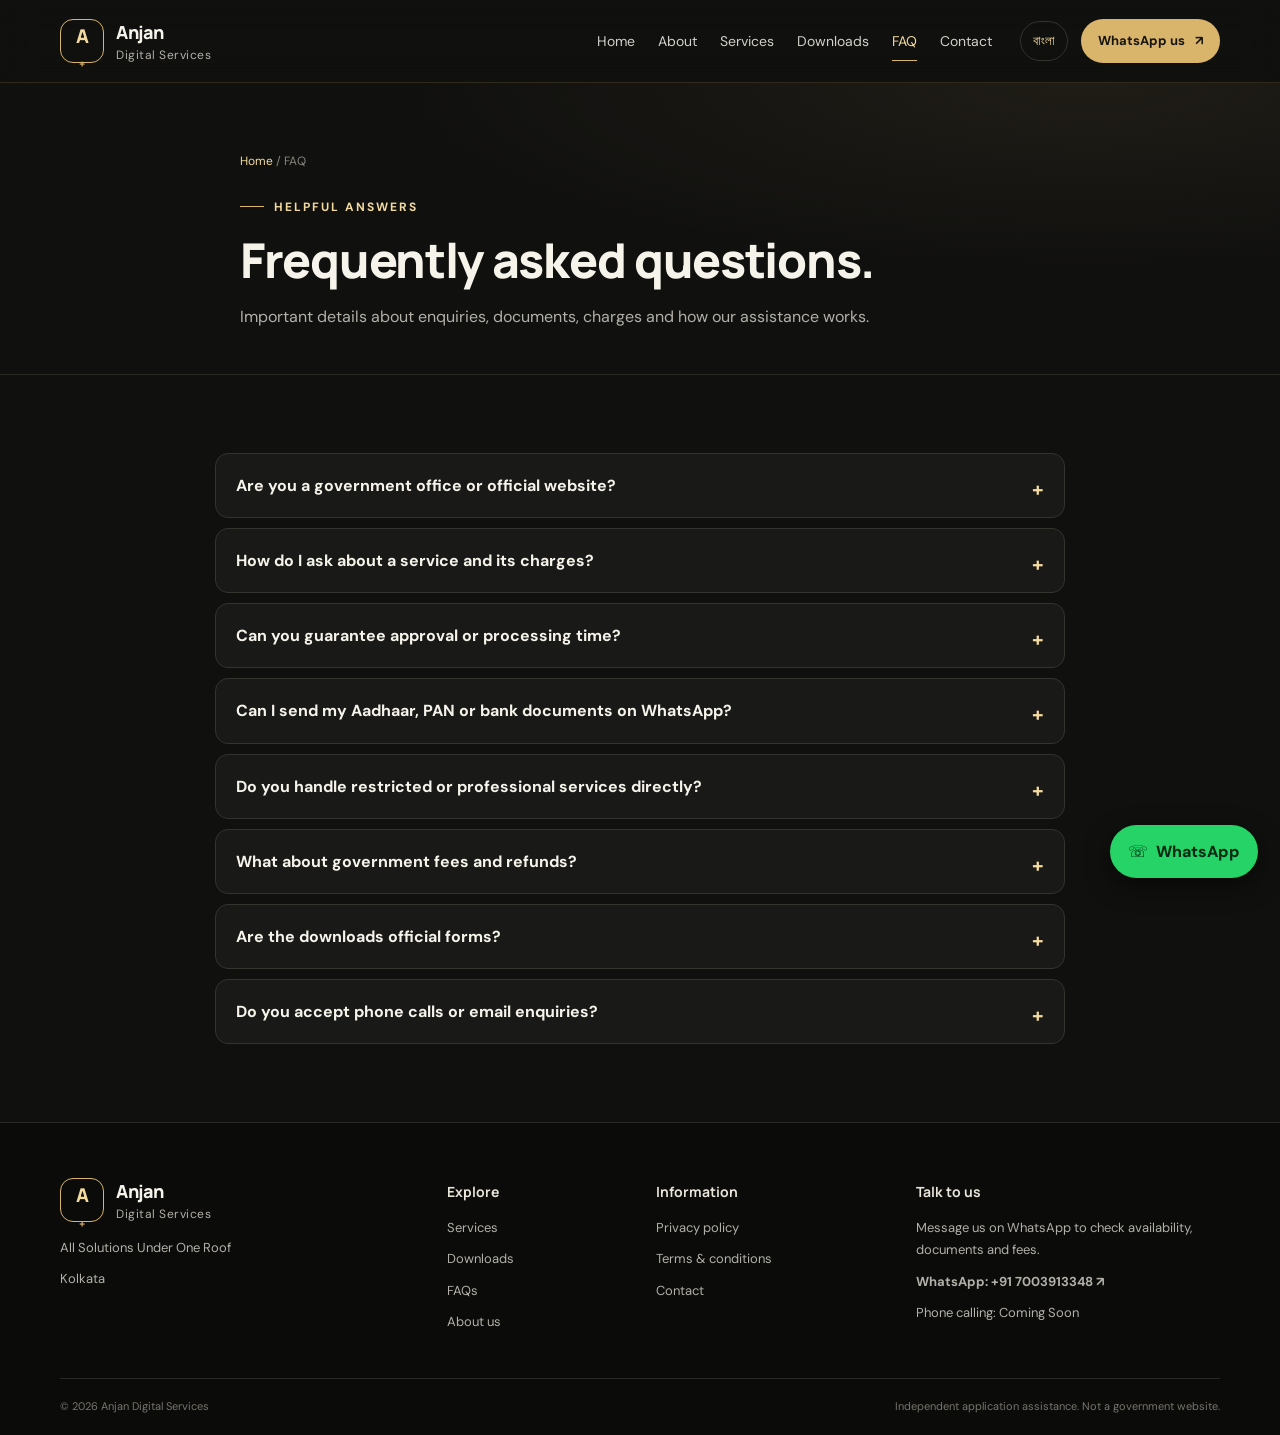
<file: faq.html>
<!doctype html>
<html lang="en"><head><meta charset="utf-8"><meta name="viewport" content="width=device-width,initial-scale=1">
<meta name="description" content="Answers about service availability, documents, charges, privacy and application assistance."><meta name="theme-color" content="#10100f">
<title>FAQ | Anjan Digital Services</title><link rel="stylesheet" href="assets/css/style.css"></head><body>
<a class="skip-link" href="#main">Skip to content</a>
<header class="site-header"><div class="container header-inner">
<a class="brand" href="index.html" aria-label="Anjan Digital Services home"><span class="brand-mark">A<span>+</span></span><span class="brand-copy"><strong>Anjan</strong><small>Digital Services</small></span></a>
<button class="menu-toggle" id="menuToggle" aria-expanded="false" aria-controls="mainNav" aria-label="Open navigation"><span></span><span></span><span></span></button>
<nav id="mainNav" class="main-nav" aria-label="Main navigation"><ul><li><a href="index.html" data-en="Home" data-bn="হোম">Home</a></li><li><a href="about.html" data-en="About" data-bn="পরিচিতি">About</a></li><li><a href="services.html" data-en="Services" data-bn="পরিষেবা">Services</a></li><li><a href="downloads.html" data-en="Downloads" data-bn="ডাউনলোড">Downloads</a></li><li><a class="active" href="faq.html" data-en="FAQ" data-bn="প্রশ্নোত্তর">FAQ</a></li><li><a href="contact.html" data-en="Contact" data-bn="যোগাযোগ">Contact</a></li></ul></nav>
<div class="header-actions"><button class="language-toggle" id="languageToggle" type="button" aria-label="Switch language">বাংলা</button><a class="button button-small button-gold" target="_blank" rel="noopener" href="https://wa.me/917003913348?text=Hello%20Anjan%20Digital%20Services%2C%20I%20have%20an%20enquiry."><span data-en="WhatsApp us" data-bn="হোয়াটসঅ্যাপে যোগাযোগ">WhatsApp us</span> <span aria-hidden="true">↗</span></a></div>
</div></header><main id="main"><section class="page-hero"><div class="container page-intro"><div class="breadcrumbs"><a href="index.html" data-en="Home" data-bn="হোম">Home</a> / FAQ</div><span class="eyebrow">Helpful answers</span><h1 data-en="Frequently asked questions." data-bn="সাধারণ প্রশ্নের উত্তর।">Frequently asked questions.</h1><p>Important details about enquiries, documents, charges and how our assistance works.</p></div></section><section class="section"><div class="container content-narrow faq-list">
<details class="faq-item"><summary>Are you a government office or official website?</summary><div class="faq-answer">No. Anjan Digital Services is an independent assistance provider. Government departments and authorised service providers control their own systems, fees, eligibility rules and decisions.</div></details>
<details class="faq-item"><summary>How do I ask about a service and its charges?</summary><div class="faq-answer">Contact us on WhatsApp. We’ll discuss whether the service is available, what information is needed and the applicable service charges and official fees before work begins. Prices are not published on this website.</div></details>
<details class="faq-item"><summary>Can you guarantee approval or processing time?</summary><div class="faq-answer">No. We cannot guarantee approvals, appointments, ticket availability, processing times, visa outcomes, licence issuance, tax outcomes or loan approvals. These depend on the relevant authority, provider, eligibility and current availability.</div></details>
<details class="faq-item"><summary>Can I send my Aadhaar, PAN or bank documents on WhatsApp?</summary><div class="faq-answer">Please do not send sensitive identity, banking, tax or password information in your first message. First discuss what is required and why. Share documents only when necessary and after you understand the purpose and handling process.</div></details>
<details class="faq-item"><summary>Do you handle restricted or professional services directly?</summary><div class="faq-answer">Some services require an authorised provider, biometric verification, or a qualified professional. We provide only the assistance that is appropriate and available; restricted steps must be completed through the relevant authorised channel.</div></details>
<details class="faq-item"><summary>What about government fees and refunds?</summary><div class="faq-answer">Official charges are governed by the relevant authority or provider and may be non-refundable once paid or submitted. Our service-charge refund terms depend on whether work has started and are explained in the Terms &amp; Conditions before proceeding.</div></details>
<details class="faq-item"><summary>Are the downloads official forms?</summary><div class="faq-answer">The downloads are general guides and checklists, unless a document itself clearly identifies a different source. Always check current official instructions and requirements with the relevant authority before applying.</div></details>
<details class="faq-item"><summary>Do you accept phone calls or email enquiries?</summary><div class="faq-answer">WhatsApp is the active contact channel shown on this website. Phone calling is Coming Soon. Please use WhatsApp for enquiries.</div></details>
</div></section></main><footer class="site-footer"><div class="container footer-grid">
<div><a class="brand footer-brand" href="index.html"><span class="brand-mark">A<span>+</span></span><span class="brand-copy"><strong>Anjan</strong><small>Digital Services</small></span></a><p class="muted footer-blurb">All Solutions Under One Roof</p><p class="muted">Kolkata</p></div>
<div><h2 data-en="Explore" data-bn="দেখুন">Explore</h2><a href="services.html" data-en="Services" data-bn="পরিষেবা">Services</a><a href="downloads.html" data-en="Downloads" data-bn="ডাউনলোড">Downloads</a><a href="faq.html">FAQs</a><a href="about.html">About us</a></div>
<div><h2 data-en="Information" data-bn="তথ্য">Information</h2><a href="privacy.html">Privacy policy</a><a href="terms.html">Terms &amp; conditions</a><a href="contact.html" data-en="Contact" data-bn="যোগাযোগ">Contact</a></div>
<div><h2 data-en="Talk to us" data-bn="যোগাযোগ করুন">Talk to us</h2><p class="muted">Message us on WhatsApp to check availability, documents and fees.</p><a class="footer-wa" href="https://wa.me/917003913348?text=Hello%20Anjan%20Digital%20Services%2C%20I%20have%20an%20enquiry." target="_blank" rel="noopener">WhatsApp: +91 7003913348 ↗</a><p class="muted">Phone calling: Coming Soon</p></div>
</div><div class="container footer-bottom"><span>© 2026 Anjan Digital Services</span><span>Independent application assistance. Not a government website.</span></div></footer>
<a class="whatsapp-float" href="https://wa.me/917003913348?text=Hello%20Anjan%20Digital%20Services%2C%20I%20have%20an%20enquiry." target="_blank" rel="noopener" aria-label="Chat with Anjan Digital Services on WhatsApp">☏ <span>WhatsApp</span></a>
<script src="assets/js/script.js" defer></script></body></html>
</file>
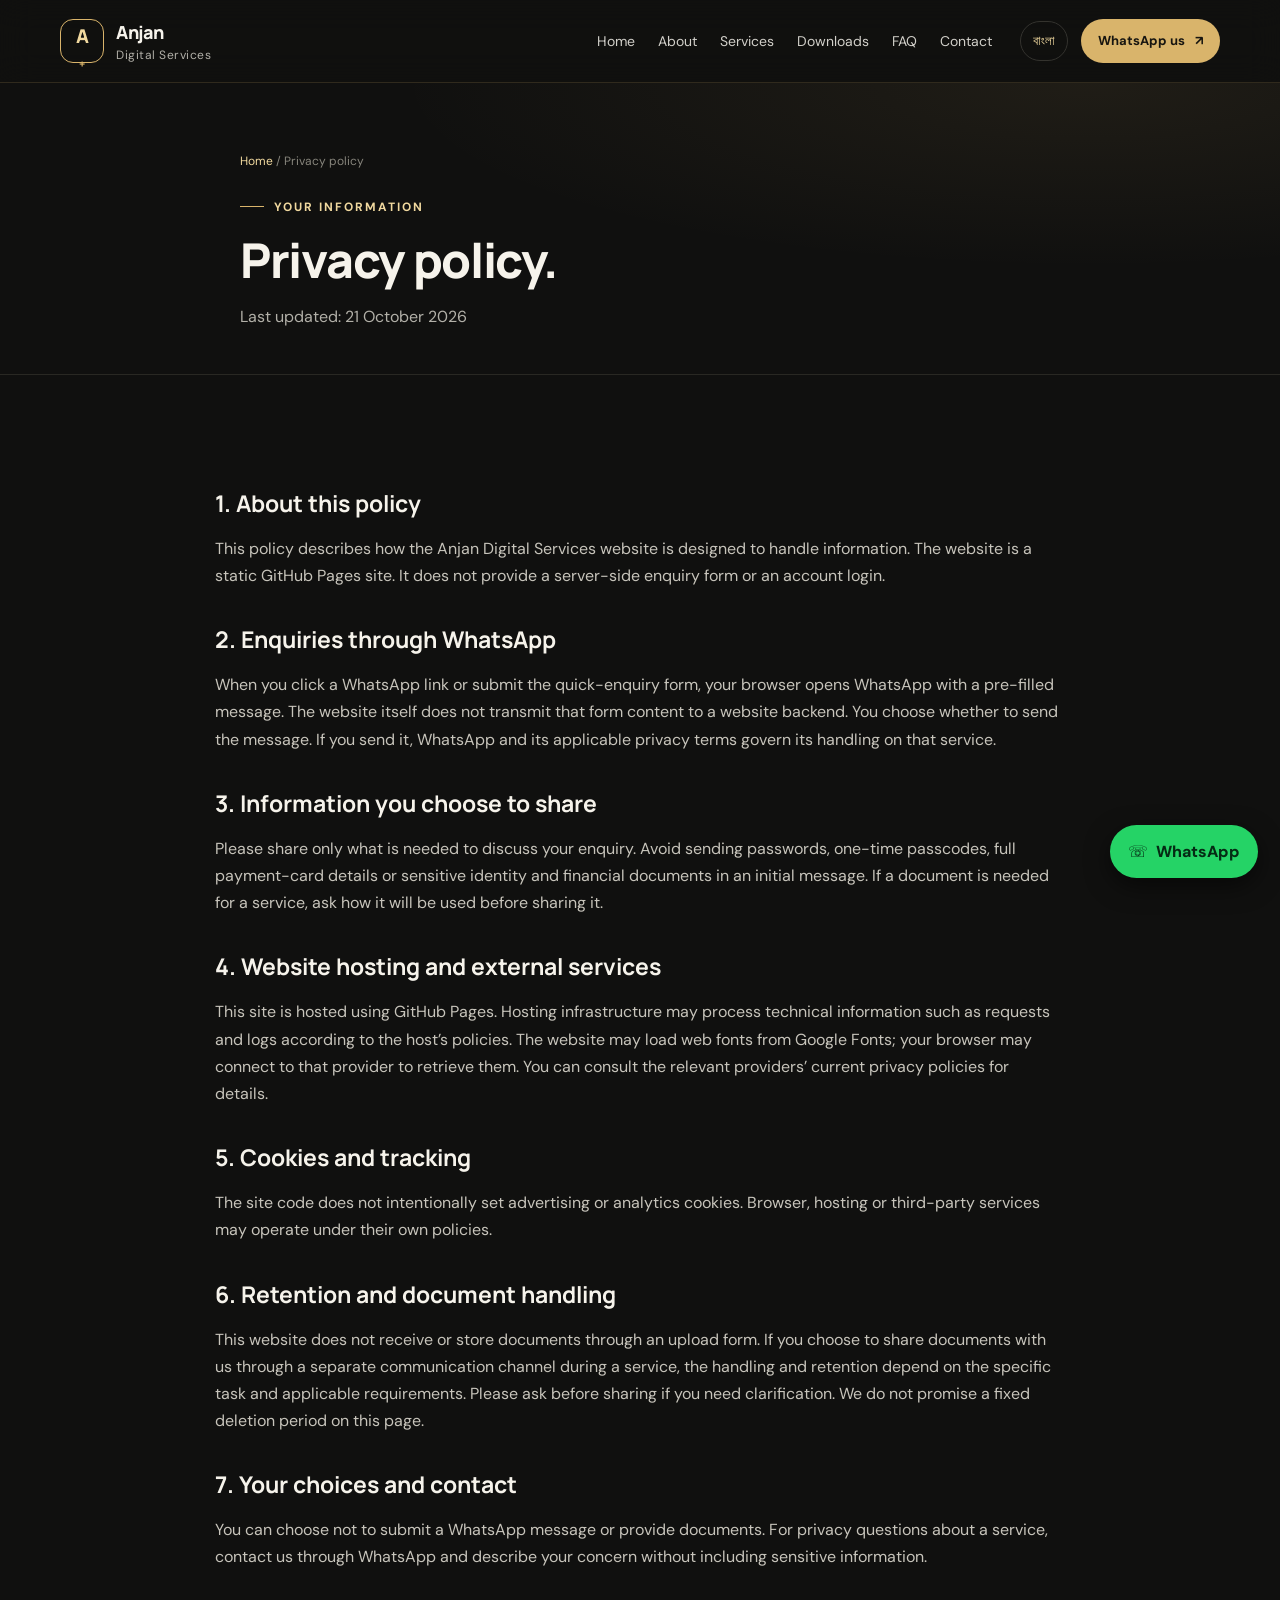
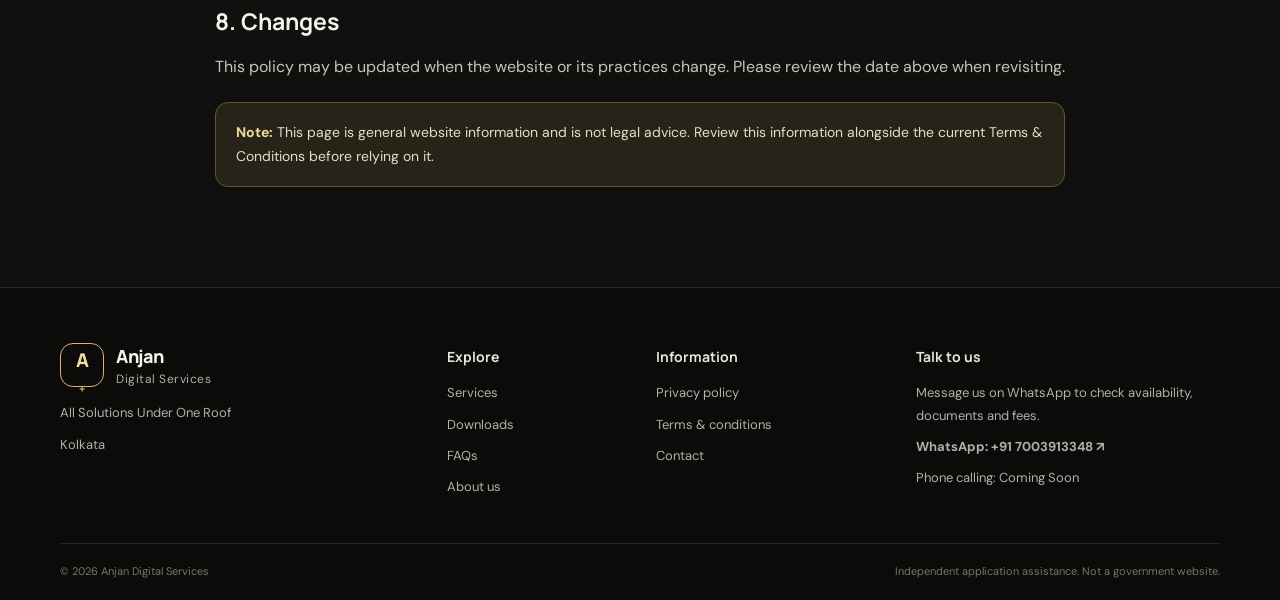
<file: privacy.html>
<!doctype html>
<html lang="en"><head><meta charset="utf-8"><meta name="viewport" content="width=device-width,initial-scale=1">
<meta name="description" content="Privacy information for the Anjan Digital Services static website and WhatsApp enquiries."><meta name="theme-color" content="#10100f">
<title>Privacy Policy | Anjan Digital Services</title><link rel="stylesheet" href="assets/css/style.css"></head><body>
<a class="skip-link" href="#main">Skip to content</a>
<header class="site-header"><div class="container header-inner">
<a class="brand" href="index.html" aria-label="Anjan Digital Services home"><span class="brand-mark">A<span>+</span></span><span class="brand-copy"><strong>Anjan</strong><small>Digital Services</small></span></a>
<button class="menu-toggle" id="menuToggle" aria-expanded="false" aria-controls="mainNav" aria-label="Open navigation"><span></span><span></span><span></span></button>
<nav id="mainNav" class="main-nav" aria-label="Main navigation"><ul><li><a href="index.html" data-en="Home" data-bn="হোম">Home</a></li><li><a href="about.html" data-en="About" data-bn="পরিচিতি">About</a></li><li><a href="services.html" data-en="Services" data-bn="পরিষেবা">Services</a></li><li><a href="downloads.html" data-en="Downloads" data-bn="ডাউনলোড">Downloads</a></li><li><a href="faq.html" data-en="FAQ" data-bn="প্রশ্নোত্তর">FAQ</a></li><li><a href="contact.html" data-en="Contact" data-bn="যোগাযোগ">Contact</a></li></ul></nav>
<div class="header-actions"><button class="language-toggle" id="languageToggle" type="button" aria-label="Switch language">বাংলা</button><a class="button button-small button-gold" target="_blank" rel="noopener" href="https://wa.me/917003913348?text=Hello%20Anjan%20Digital%20Services%2C%20I%20have%20an%20enquiry."><span data-en="WhatsApp us" data-bn="হোয়াটসঅ্যাপে যোগাযোগ">WhatsApp us</span> <span aria-hidden="true">↗</span></a></div>
</div></header><main id="main"><section class="page-hero"><div class="container page-intro"><div class="breadcrumbs"><a href="index.html" data-en="Home" data-bn="হোম">Home</a> / Privacy policy</div><span class="eyebrow">Your information</span><h1 data-en="Privacy policy." data-bn="গোপনীয়তা নীতি।">Privacy policy.</h1><p>Last updated: 21 October 2026</p></div></section><section class="section"><div class="container content-narrow prose">
<h2>1. About this policy</h2><p>This policy describes how the Anjan Digital Services website is designed to handle information. The website is a static GitHub Pages site. It does not provide a server-side enquiry form or an account login.</p>
<h2>2. Enquiries through WhatsApp</h2><p>When you click a WhatsApp link or submit the quick-enquiry form, your browser opens WhatsApp with a pre-filled message. The website itself does not transmit that form content to a website backend. You choose whether to send the message. If you send it, WhatsApp and its applicable privacy terms govern its handling on that service.</p>
<h2>3. Information you choose to share</h2><p>Please share only what is needed to discuss your enquiry. Avoid sending passwords, one-time passcodes, full payment-card details or sensitive identity and financial documents in an initial message. If a document is needed for a service, ask how it will be used before sharing it.</p>
<h2>4. Website hosting and external services</h2><p>This site is hosted using GitHub Pages. Hosting infrastructure may process technical information such as requests and logs according to the host’s policies. The website may load web fonts from Google Fonts; your browser may connect to that provider to retrieve them. You can consult the relevant providers’ current privacy policies for details.</p>
<h2>5. Cookies and tracking</h2><p>The site code does not intentionally set advertising or analytics cookies. Browser, hosting or third-party services may operate under their own policies.</p>
<h2>6. Retention and document handling</h2><p>This website does not receive or store documents through an upload form. If you choose to share documents with us through a separate communication channel during a service, the handling and retention depend on the specific task and applicable requirements. Please ask before sharing if you need clarification. We do not promise a fixed deletion period on this page.</p>
<h2>7. Your choices and contact</h2><p>You can choose not to submit a WhatsApp message or provide documents. For privacy questions about a service, contact us through WhatsApp and describe your concern without including sensitive information.</p>
<h2>8. Changes</h2><p>This policy may be updated when the website or its practices change. Please review the date above when revisiting.</p>
<div class="notice"><strong>Note:</strong> This page is general website information and is not legal advice. Review this information alongside the current Terms &amp; Conditions before relying on it.</div></div></section></main><footer class="site-footer"><div class="container footer-grid">
<div><a class="brand footer-brand" href="index.html"><span class="brand-mark">A<span>+</span></span><span class="brand-copy"><strong>Anjan</strong><small>Digital Services</small></span></a><p class="muted footer-blurb">All Solutions Under One Roof</p><p class="muted">Kolkata</p></div>
<div><h2 data-en="Explore" data-bn="দেখুন">Explore</h2><a href="services.html" data-en="Services" data-bn="পরিষেবা">Services</a><a href="downloads.html" data-en="Downloads" data-bn="ডাউনলোড">Downloads</a><a href="faq.html">FAQs</a><a href="about.html">About us</a></div>
<div><h2 data-en="Information" data-bn="তথ্য">Information</h2><a href="privacy.html">Privacy policy</a><a href="terms.html">Terms &amp; conditions</a><a href="contact.html" data-en="Contact" data-bn="যোগাযোগ">Contact</a></div>
<div><h2 data-en="Talk to us" data-bn="যোগাযোগ করুন">Talk to us</h2><p class="muted">Message us on WhatsApp to check availability, documents and fees.</p><a class="footer-wa" href="https://wa.me/917003913348?text=Hello%20Anjan%20Digital%20Services%2C%20I%20have%20an%20enquiry." target="_blank" rel="noopener">WhatsApp: +91 7003913348 ↗</a><p class="muted">Phone calling: Coming Soon</p></div>
</div><div class="container footer-bottom"><span>© 2026 Anjan Digital Services</span><span>Independent application assistance. Not a government website.</span></div></footer>
<a class="whatsapp-float" href="https://wa.me/917003913348?text=Hello%20Anjan%20Digital%20Services%2C%20I%20have%20an%20enquiry." target="_blank" rel="noopener" aria-label="Chat with Anjan Digital Services on WhatsApp">☏ <span>WhatsApp</span></a>
<script src="assets/js/script.js" defer></script></body></html>
</file>
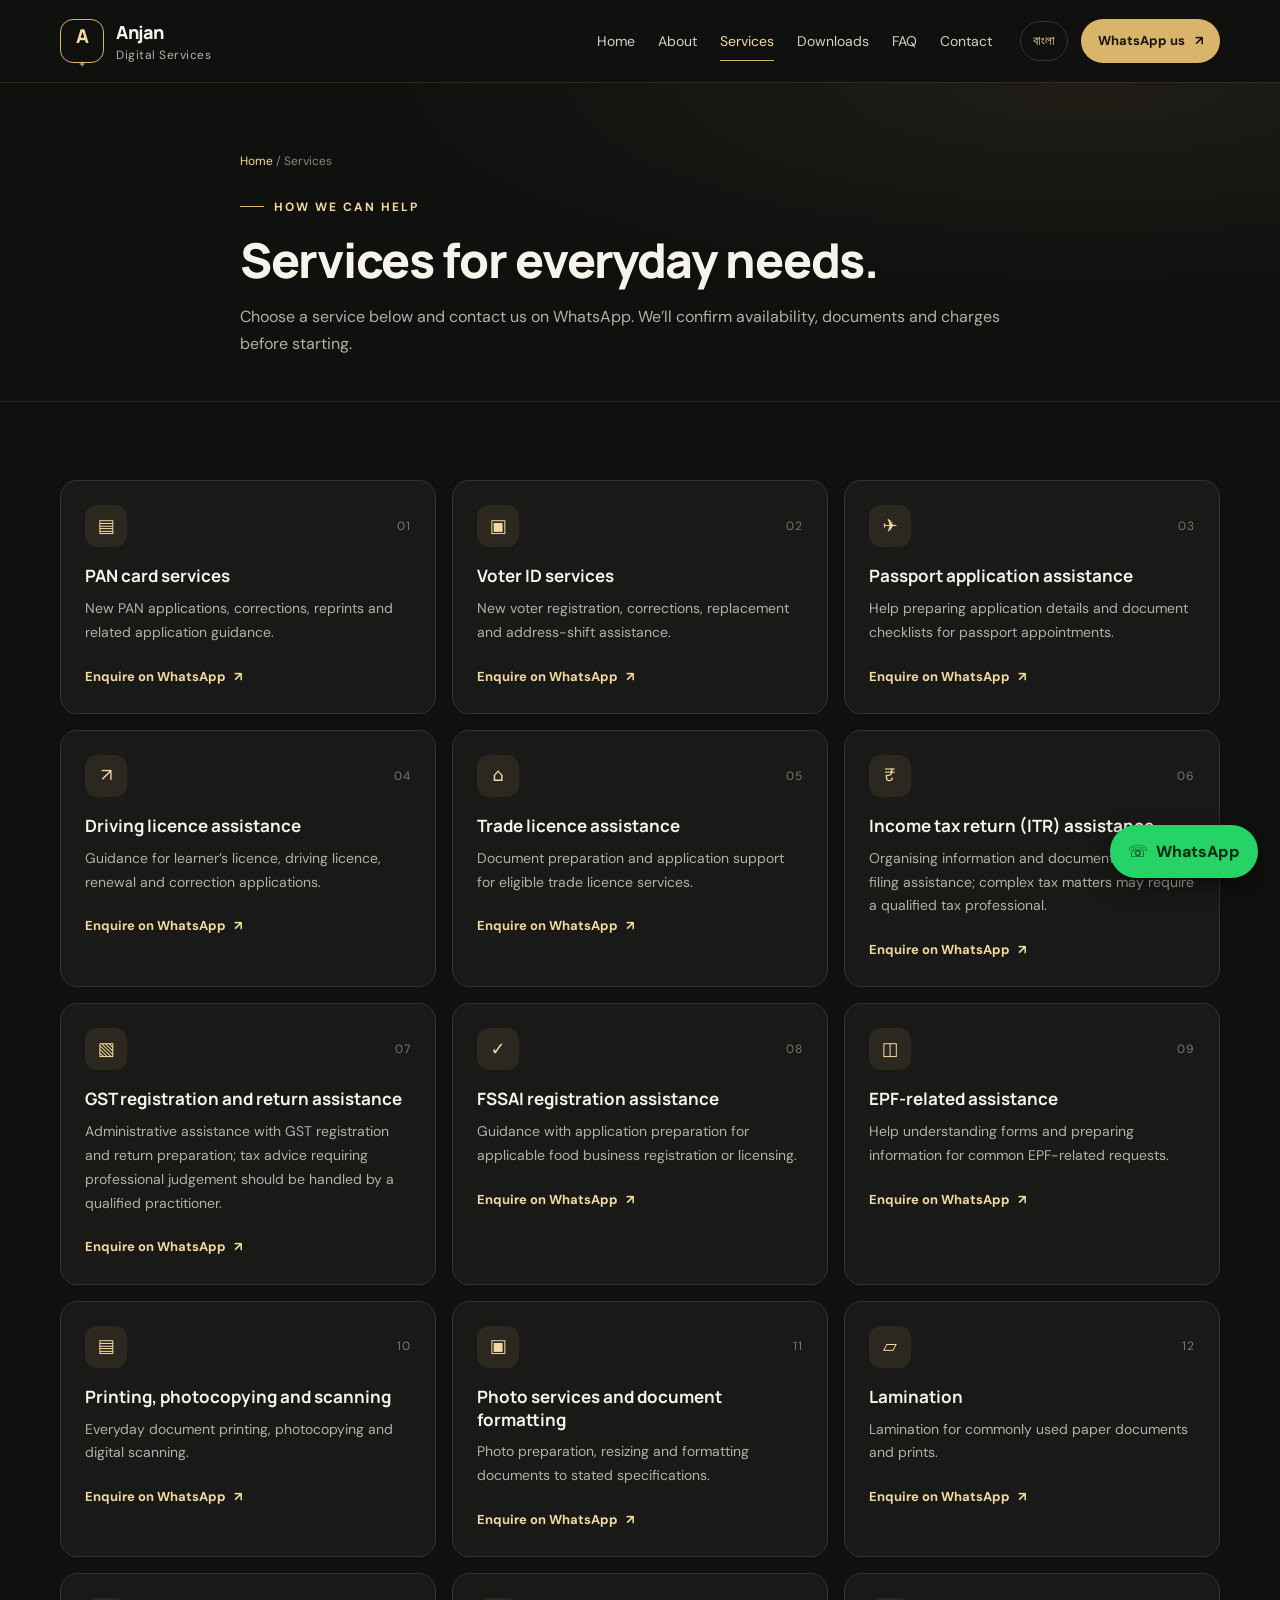
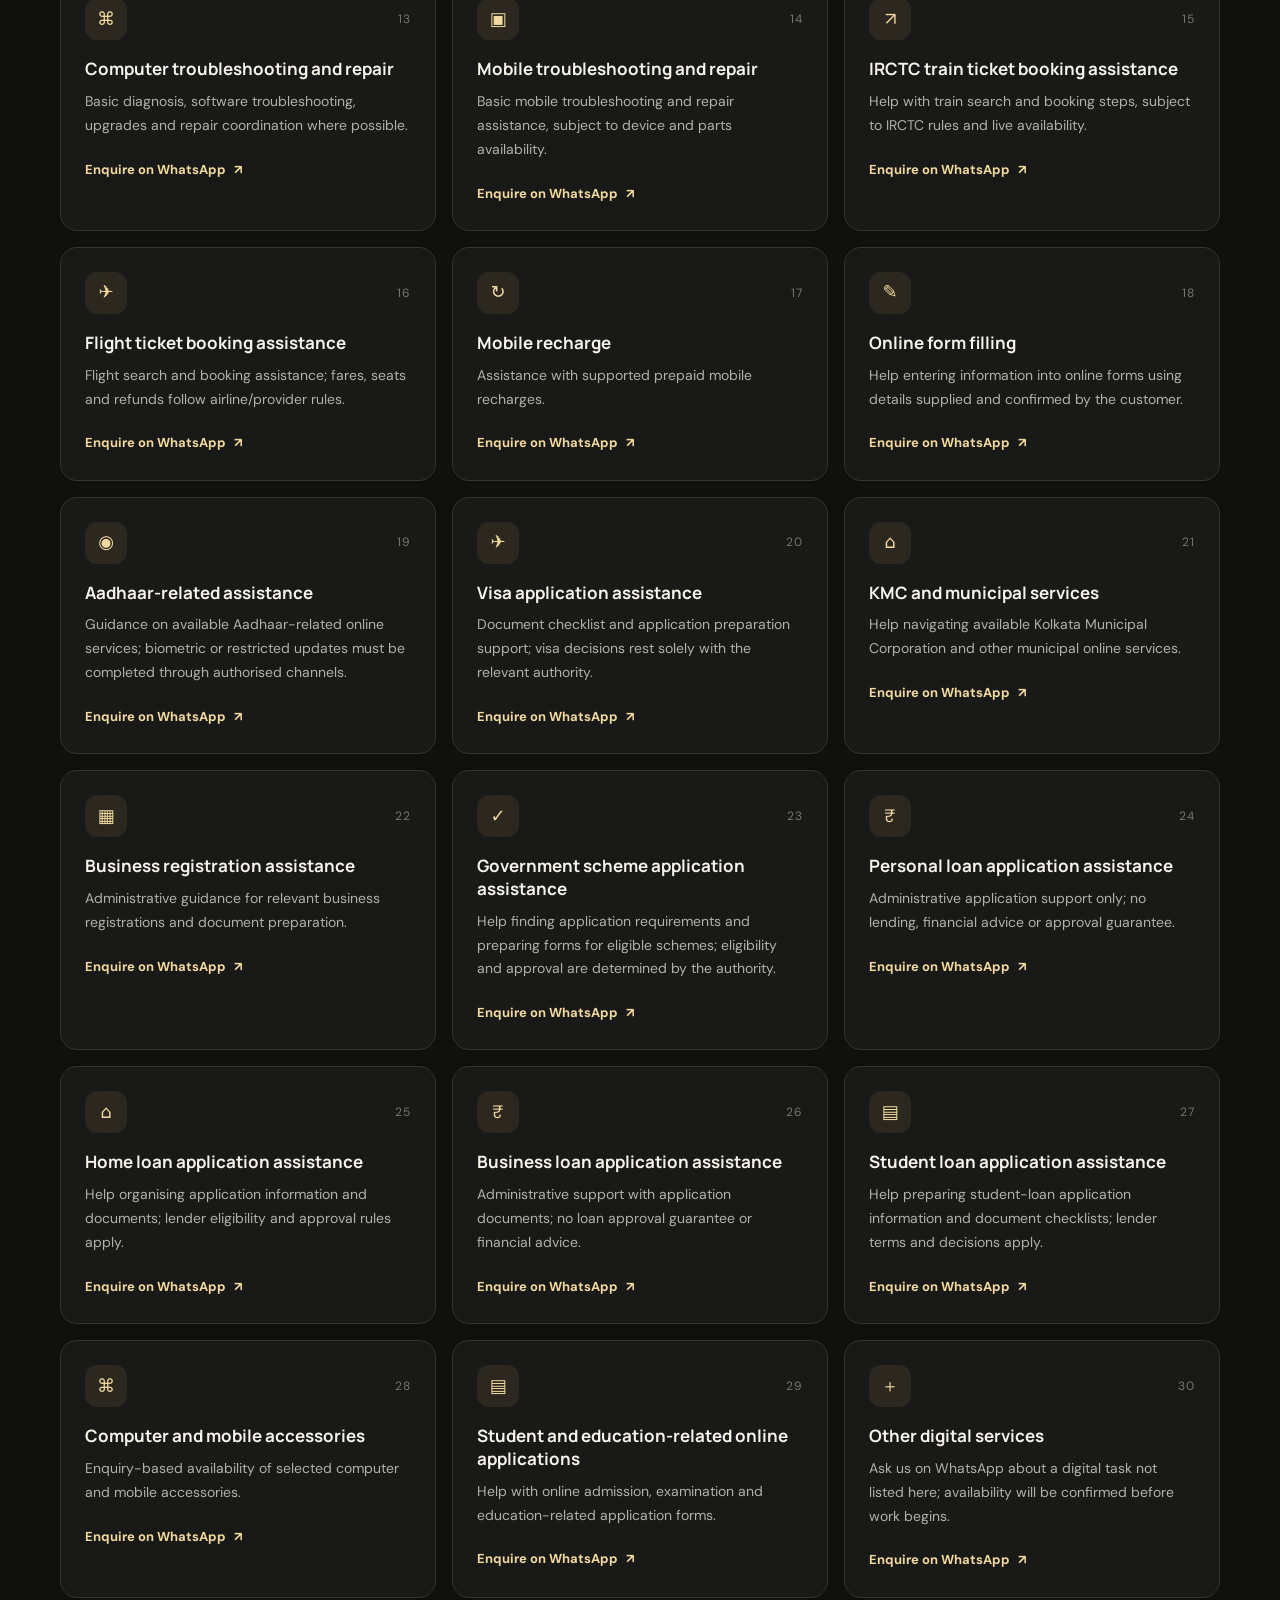
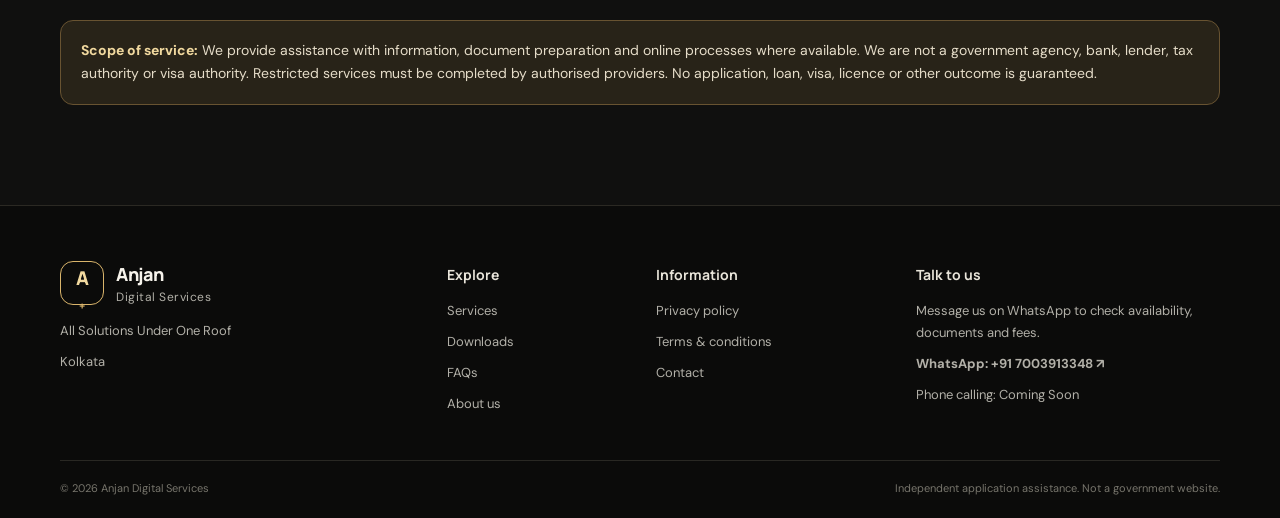
<file: services.html>
<!doctype html>
<html lang="en"><head><meta charset="utf-8"><meta name="viewport" content="width=device-width,initial-scale=1">
<meta name="description" content="Explore 30 documentation, online application and digital support services offered by Anjan Digital Services."><meta name="theme-color" content="#10100f">
<title>Services | Anjan Digital Services</title><link rel="stylesheet" href="assets/css/style.css"></head><body>
<a class="skip-link" href="#main">Skip to content</a>
<header class="site-header"><div class="container header-inner">
<a class="brand" href="index.html" aria-label="Anjan Digital Services home"><span class="brand-mark">A<span>+</span></span><span class="brand-copy"><strong>Anjan</strong><small>Digital Services</small></span></a>
<button class="menu-toggle" id="menuToggle" aria-expanded="false" aria-controls="mainNav" aria-label="Open navigation"><span></span><span></span><span></span></button>
<nav id="mainNav" class="main-nav" aria-label="Main navigation"><ul><li><a href="index.html" data-en="Home" data-bn="হোম">Home</a></li><li><a href="about.html" data-en="About" data-bn="পরিচিতি">About</a></li><li><a class="active" href="services.html" data-en="Services" data-bn="পরিষেবা">Services</a></li><li><a href="downloads.html" data-en="Downloads" data-bn="ডাউনলোড">Downloads</a></li><li><a href="faq.html" data-en="FAQ" data-bn="প্রশ্নোত্তর">FAQ</a></li><li><a href="contact.html" data-en="Contact" data-bn="যোগাযোগ">Contact</a></li></ul></nav>
<div class="header-actions"><button class="language-toggle" id="languageToggle" type="button" aria-label="Switch language">বাংলা</button><a class="button button-small button-gold" target="_blank" rel="noopener" href="https://wa.me/917003913348?text=Hello%20Anjan%20Digital%20Services%2C%20I%20have%20an%20enquiry."><span data-en="WhatsApp us" data-bn="হোয়াটসঅ্যাপে যোগাযোগ">WhatsApp us</span> <span aria-hidden="true">↗</span></a></div>
</div></header><main id="main"><section class="page-hero"><div class="container page-intro"><div class="breadcrumbs"><a href="index.html" data-en="Home" data-bn="হোম">Home</a> / Services</div><span class="eyebrow">How we can help</span><h1 data-en="Services for everyday needs." data-bn="দৈনন্দিন প্রয়োজনের পরিষেবা।">Services for everyday needs.</h1><p>Choose a service below and contact us on WhatsApp. We’ll confirm availability, documents and charges before starting.</p></div></section><section class="section"><div class="container"><div class="service-grid"><article class="service-card"><div class="card-top"><span class="card-icon" aria-hidden="true">▤</span><span class="card-number">01</span></div><h3 data-en="PAN card services" data-bn="PAN কার্ড পরিষেবা">PAN card services</h3><p>New PAN applications, corrections, reprints and related application guidance.</p><a class="text-link" target="_blank" rel="noopener" href="https://wa.me/917003913348?text=Hello%20Anjan%20Digital%20Services%2C%20I%20would%20like%20to%20enquire%20about%20PAN%20card%20services.">Enquire on WhatsApp <span>↗</span></a></article><article class="service-card"><div class="card-top"><span class="card-icon" aria-hidden="true">▣</span><span class="card-number">02</span></div><h3 data-en="Voter ID services" data-bn="ভোটার আইডি পরিষেবা">Voter ID services</h3><p>New voter registration, corrections, replacement and address-shift assistance.</p><a class="text-link" target="_blank" rel="noopener" href="https://wa.me/917003913348?text=Hello%20Anjan%20Digital%20Services%2C%20I%20would%20like%20to%20enquire%20about%20Voter%20ID%20services.">Enquire on WhatsApp <span>↗</span></a></article><article class="service-card"><div class="card-top"><span class="card-icon" aria-hidden="true">✈</span><span class="card-number">03</span></div><h3 data-en="Passport application assistance" data-bn="পাসপোর্ট আবেদন সহায়তা">Passport application assistance</h3><p>Help preparing application details and document checklists for passport appointments.</p><a class="text-link" target="_blank" rel="noopener" href="https://wa.me/917003913348?text=Hello%20Anjan%20Digital%20Services%2C%20I%20would%20like%20to%20enquire%20about%20Passport%20application%20assistance.">Enquire on WhatsApp <span>↗</span></a></article><article class="service-card"><div class="card-top"><span class="card-icon" aria-hidden="true">↗</span><span class="card-number">04</span></div><h3 data-en="Driving licence assistance" data-bn="ড্রাইভিং লাইসেন্স সহায়তা">Driving licence assistance</h3><p>Guidance for learner’s licence, driving licence, renewal and correction applications.</p><a class="text-link" target="_blank" rel="noopener" href="https://wa.me/917003913348?text=Hello%20Anjan%20Digital%20Services%2C%20I%20would%20like%20to%20enquire%20about%20Driving%20licence%20assistance.">Enquire on WhatsApp <span>↗</span></a></article><article class="service-card"><div class="card-top"><span class="card-icon" aria-hidden="true">⌂</span><span class="card-number">05</span></div><h3 data-en="Trade licence assistance" data-bn="ট্রেড লাইসেন্স সহায়তা">Trade licence assistance</h3><p>Document preparation and application support for eligible trade licence services.</p><a class="text-link" target="_blank" rel="noopener" href="https://wa.me/917003913348?text=Hello%20Anjan%20Digital%20Services%2C%20I%20would%20like%20to%20enquire%20about%20Trade%20licence%20assistance.">Enquire on WhatsApp <span>↗</span></a></article><article class="service-card"><div class="card-top"><span class="card-icon" aria-hidden="true">₹</span><span class="card-number">06</span></div><h3 data-en="Income tax return (ITR) assistance" data-bn="আয়কর রিটার্ন (ITR) সহায়তা">Income tax return (ITR) assistance</h3><p>Organising information and documents for ITR filing assistance; complex tax matters may require a qualified tax professional.</p><a class="text-link" target="_blank" rel="noopener" href="https://wa.me/917003913348?text=Hello%20Anjan%20Digital%20Services%2C%20I%20would%20like%20to%20enquire%20about%20Income%20tax%20return%20%28ITR%29%20assistance.">Enquire on WhatsApp <span>↗</span></a></article><article class="service-card"><div class="card-top"><span class="card-icon" aria-hidden="true">▧</span><span class="card-number">07</span></div><h3 data-en="GST registration and return assistance" data-bn="GST নিবন্ধন ও রিটার্ন সহায়তা">GST registration and return assistance</h3><p>Administrative assistance with GST registration and return preparation; tax advice requiring professional judgement should be handled by a qualified practitioner.</p><a class="text-link" target="_blank" rel="noopener" href="https://wa.me/917003913348?text=Hello%20Anjan%20Digital%20Services%2C%20I%20would%20like%20to%20enquire%20about%20GST%20registration%20and%20return%20assistance.">Enquire on WhatsApp <span>↗</span></a></article><article class="service-card"><div class="card-top"><span class="card-icon" aria-hidden="true">✓</span><span class="card-number">08</span></div><h3 data-en="FSSAI registration assistance" data-bn="FSSAI নিবন্ধন সহায়তা">FSSAI registration assistance</h3><p>Guidance with application preparation for applicable food business registration or licensing.</p><a class="text-link" target="_blank" rel="noopener" href="https://wa.me/917003913348?text=Hello%20Anjan%20Digital%20Services%2C%20I%20would%20like%20to%20enquire%20about%20FSSAI%20registration%20assistance.">Enquire on WhatsApp <span>↗</span></a></article><article class="service-card"><div class="card-top"><span class="card-icon" aria-hidden="true">◫</span><span class="card-number">09</span></div><h3 data-en="EPF-related assistance" data-bn="EPF সংক্রান্ত সহায়তা">EPF-related assistance</h3><p>Help understanding forms and preparing information for common EPF-related requests.</p><a class="text-link" target="_blank" rel="noopener" href="https://wa.me/917003913348?text=Hello%20Anjan%20Digital%20Services%2C%20I%20would%20like%20to%20enquire%20about%20EPF-related%20assistance.">Enquire on WhatsApp <span>↗</span></a></article><article class="service-card"><div class="card-top"><span class="card-icon" aria-hidden="true">▤</span><span class="card-number">10</span></div><h3 data-en="Printing, photocopying and scanning" data-bn="প্রিন্ট, ফটোকপি ও স্ক্যান">Printing, photocopying and scanning</h3><p>Everyday document printing, photocopying and digital scanning.</p><a class="text-link" target="_blank" rel="noopener" href="https://wa.me/917003913348?text=Hello%20Anjan%20Digital%20Services%2C%20I%20would%20like%20to%20enquire%20about%20Printing%2C%20photocopying%20and%20scanning.">Enquire on WhatsApp <span>↗</span></a></article><article class="service-card"><div class="card-top"><span class="card-icon" aria-hidden="true">▣</span><span class="card-number">11</span></div><h3 data-en="Photo services and document formatting" data-bn="ছবি ও নথি ফরম্যাটিং">Photo services and document formatting</h3><p>Photo preparation, resizing and formatting documents to stated specifications.</p><a class="text-link" target="_blank" rel="noopener" href="https://wa.me/917003913348?text=Hello%20Anjan%20Digital%20Services%2C%20I%20would%20like%20to%20enquire%20about%20Photo%20services%20and%20document%20formatting.">Enquire on WhatsApp <span>↗</span></a></article><article class="service-card"><div class="card-top"><span class="card-icon" aria-hidden="true">▱</span><span class="card-number">12</span></div><h3 data-en="Lamination" data-bn="ল্যামিনেশন">Lamination</h3><p>Lamination for commonly used paper documents and prints.</p><a class="text-link" target="_blank" rel="noopener" href="https://wa.me/917003913348?text=Hello%20Anjan%20Digital%20Services%2C%20I%20would%20like%20to%20enquire%20about%20Lamination.">Enquire on WhatsApp <span>↗</span></a></article><article class="service-card"><div class="card-top"><span class="card-icon" aria-hidden="true">⌘</span><span class="card-number">13</span></div><h3 data-en="Computer troubleshooting and repair" data-bn="কম্পিউটার সমস্যা সমাধান ও মেরামত">Computer troubleshooting and repair</h3><p>Basic diagnosis, software troubleshooting, upgrades and repair coordination where possible.</p><a class="text-link" target="_blank" rel="noopener" href="https://wa.me/917003913348?text=Hello%20Anjan%20Digital%20Services%2C%20I%20would%20like%20to%20enquire%20about%20Computer%20troubleshooting%20and%20repair.">Enquire on WhatsApp <span>↗</span></a></article><article class="service-card"><div class="card-top"><span class="card-icon" aria-hidden="true">▣</span><span class="card-number">14</span></div><h3 data-en="Mobile troubleshooting and repair" data-bn="মোবাইল সমস্যা সমাধান ও মেরামত">Mobile troubleshooting and repair</h3><p>Basic mobile troubleshooting and repair assistance, subject to device and parts availability.</p><a class="text-link" target="_blank" rel="noopener" href="https://wa.me/917003913348?text=Hello%20Anjan%20Digital%20Services%2C%20I%20would%20like%20to%20enquire%20about%20Mobile%20troubleshooting%20and%20repair.">Enquire on WhatsApp <span>↗</span></a></article><article class="service-card"><div class="card-top"><span class="card-icon" aria-hidden="true">↗</span><span class="card-number">15</span></div><h3 data-en="IRCTC train ticket booking assistance" data-bn="IRCTC ট্রেন টিকিট বুকিং সহায়তা">IRCTC train ticket booking assistance</h3><p>Help with train search and booking steps, subject to IRCTC rules and live availability.</p><a class="text-link" target="_blank" rel="noopener" href="https://wa.me/917003913348?text=Hello%20Anjan%20Digital%20Services%2C%20I%20would%20like%20to%20enquire%20about%20IRCTC%20train%20ticket%20booking%20assistance.">Enquire on WhatsApp <span>↗</span></a></article><article class="service-card"><div class="card-top"><span class="card-icon" aria-hidden="true">✈</span><span class="card-number">16</span></div><h3 data-en="Flight ticket booking assistance" data-bn="বিমান টিকিট বুকিং সহায়তা">Flight ticket booking assistance</h3><p>Flight search and booking assistance; fares, seats and refunds follow airline/provider rules.</p><a class="text-link" target="_blank" rel="noopener" href="https://wa.me/917003913348?text=Hello%20Anjan%20Digital%20Services%2C%20I%20would%20like%20to%20enquire%20about%20Flight%20ticket%20booking%20assistance.">Enquire on WhatsApp <span>↗</span></a></article><article class="service-card"><div class="card-top"><span class="card-icon" aria-hidden="true">↻</span><span class="card-number">17</span></div><h3 data-en="Mobile recharge" data-bn="মোবাইল রিচার্জ">Mobile recharge</h3><p>Assistance with supported prepaid mobile recharges.</p><a class="text-link" target="_blank" rel="noopener" href="https://wa.me/917003913348?text=Hello%20Anjan%20Digital%20Services%2C%20I%20would%20like%20to%20enquire%20about%20Mobile%20recharge.">Enquire on WhatsApp <span>↗</span></a></article><article class="service-card"><div class="card-top"><span class="card-icon" aria-hidden="true">✎</span><span class="card-number">18</span></div><h3 data-en="Online form filling" data-bn="অনলাইন ফর্ম পূরণ">Online form filling</h3><p>Help entering information into online forms using details supplied and confirmed by the customer.</p><a class="text-link" target="_blank" rel="noopener" href="https://wa.me/917003913348?text=Hello%20Anjan%20Digital%20Services%2C%20I%20would%20like%20to%20enquire%20about%20Online%20form%20filling.">Enquire on WhatsApp <span>↗</span></a></article><article class="service-card"><div class="card-top"><span class="card-icon" aria-hidden="true">◉</span><span class="card-number">19</span></div><h3 data-en="Aadhaar-related assistance" data-bn="আধার সংক্রান্ত সহায়তা">Aadhaar-related assistance</h3><p>Guidance on available Aadhaar-related online services; biometric or restricted updates must be completed through authorised channels.</p><a class="text-link" target="_blank" rel="noopener" href="https://wa.me/917003913348?text=Hello%20Anjan%20Digital%20Services%2C%20I%20would%20like%20to%20enquire%20about%20Aadhaar-related%20assistance.">Enquire on WhatsApp <span>↗</span></a></article><article class="service-card"><div class="card-top"><span class="card-icon" aria-hidden="true">✈</span><span class="card-number">20</span></div><h3 data-en="Visa application assistance" data-bn="ভিসা আবেদন সহায়তা">Visa application assistance</h3><p>Document checklist and application preparation support; visa decisions rest solely with the relevant authority.</p><a class="text-link" target="_blank" rel="noopener" href="https://wa.me/917003913348?text=Hello%20Anjan%20Digital%20Services%2C%20I%20would%20like%20to%20enquire%20about%20Visa%20application%20assistance.">Enquire on WhatsApp <span>↗</span></a></article><article class="service-card"><div class="card-top"><span class="card-icon" aria-hidden="true">⌂</span><span class="card-number">21</span></div><h3 data-en="KMC and municipal services" data-bn="KMC ও পৌর পরিষেবা">KMC and municipal services</h3><p>Help navigating available Kolkata Municipal Corporation and other municipal online services.</p><a class="text-link" target="_blank" rel="noopener" href="https://wa.me/917003913348?text=Hello%20Anjan%20Digital%20Services%2C%20I%20would%20like%20to%20enquire%20about%20KMC%20and%20municipal%20services.">Enquire on WhatsApp <span>↗</span></a></article><article class="service-card"><div class="card-top"><span class="card-icon" aria-hidden="true">▦</span><span class="card-number">22</span></div><h3 data-en="Business registration assistance" data-bn="ব্যবসা নিবন্ধন সহায়তা">Business registration assistance</h3><p>Administrative guidance for relevant business registrations and document preparation.</p><a class="text-link" target="_blank" rel="noopener" href="https://wa.me/917003913348?text=Hello%20Anjan%20Digital%20Services%2C%20I%20would%20like%20to%20enquire%20about%20Business%20registration%20assistance.">Enquire on WhatsApp <span>↗</span></a></article><article class="service-card"><div class="card-top"><span class="card-icon" aria-hidden="true">✓</span><span class="card-number">23</span></div><h3 data-en="Government scheme application assistance" data-bn="সরকারি প্রকল্পের আবেদন সহায়তা">Government scheme application assistance</h3><p>Help finding application requirements and preparing forms for eligible schemes; eligibility and approval are determined by the authority.</p><a class="text-link" target="_blank" rel="noopener" href="https://wa.me/917003913348?text=Hello%20Anjan%20Digital%20Services%2C%20I%20would%20like%20to%20enquire%20about%20Government%20scheme%20application%20assistance.">Enquire on WhatsApp <span>↗</span></a></article><article class="service-card"><div class="card-top"><span class="card-icon" aria-hidden="true">₹</span><span class="card-number">24</span></div><h3 data-en="Personal loan application assistance" data-bn="ব্যক্তিগত ঋণের আবেদন সহায়তা">Personal loan application assistance</h3><p>Administrative application support only; no lending, financial advice or approval guarantee.</p><a class="text-link" target="_blank" rel="noopener" href="https://wa.me/917003913348?text=Hello%20Anjan%20Digital%20Services%2C%20I%20would%20like%20to%20enquire%20about%20Personal%20loan%20application%20assistance.">Enquire on WhatsApp <span>↗</span></a></article><article class="service-card"><div class="card-top"><span class="card-icon" aria-hidden="true">⌂</span><span class="card-number">25</span></div><h3 data-en="Home loan application assistance" data-bn="গৃহঋণের আবেদন সহায়তা">Home loan application assistance</h3><p>Help organising application information and documents; lender eligibility and approval rules apply.</p><a class="text-link" target="_blank" rel="noopener" href="https://wa.me/917003913348?text=Hello%20Anjan%20Digital%20Services%2C%20I%20would%20like%20to%20enquire%20about%20Home%20loan%20application%20assistance.">Enquire on WhatsApp <span>↗</span></a></article><article class="service-card"><div class="card-top"><span class="card-icon" aria-hidden="true">₹</span><span class="card-number">26</span></div><h3 data-en="Business loan application assistance" data-bn="ব্যবসায়িক ঋণের আবেদন সহায়তা">Business loan application assistance</h3><p>Administrative support with application documents; no loan approval guarantee or financial advice.</p><a class="text-link" target="_blank" rel="noopener" href="https://wa.me/917003913348?text=Hello%20Anjan%20Digital%20Services%2C%20I%20would%20like%20to%20enquire%20about%20Business%20loan%20application%20assistance.">Enquire on WhatsApp <span>↗</span></a></article><article class="service-card"><div class="card-top"><span class="card-icon" aria-hidden="true">▤</span><span class="card-number">27</span></div><h3 data-en="Student loan application assistance" data-bn="শিক্ষাঋণের আবেদন সহায়তা">Student loan application assistance</h3><p>Help preparing student-loan application information and document checklists; lender terms and decisions apply.</p><a class="text-link" target="_blank" rel="noopener" href="https://wa.me/917003913348?text=Hello%20Anjan%20Digital%20Services%2C%20I%20would%20like%20to%20enquire%20about%20Student%20loan%20application%20assistance.">Enquire on WhatsApp <span>↗</span></a></article><article class="service-card"><div class="card-top"><span class="card-icon" aria-hidden="true">⌘</span><span class="card-number">28</span></div><h3 data-en="Computer and mobile accessories" data-bn="কম্পিউটার ও মোবাইল অ্যাক্সেসরিজ">Computer and mobile accessories</h3><p>Enquiry-based availability of selected computer and mobile accessories.</p><a class="text-link" target="_blank" rel="noopener" href="https://wa.me/917003913348?text=Hello%20Anjan%20Digital%20Services%2C%20I%20would%20like%20to%20enquire%20about%20Computer%20and%20mobile%20accessories.">Enquire on WhatsApp <span>↗</span></a></article><article class="service-card"><div class="card-top"><span class="card-icon" aria-hidden="true">▤</span><span class="card-number">29</span></div><h3 data-en="Student and education-related online applications" data-bn="শিক্ষা সংক্রান্ত অনলাইন আবেদন">Student and education-related online applications</h3><p>Help with online admission, examination and education-related application forms.</p><a class="text-link" target="_blank" rel="noopener" href="https://wa.me/917003913348?text=Hello%20Anjan%20Digital%20Services%2C%20I%20would%20like%20to%20enquire%20about%20Student%20and%20education-related%20online%20applications.">Enquire on WhatsApp <span>↗</span></a></article><article class="service-card"><div class="card-top"><span class="card-icon" aria-hidden="true">＋</span><span class="card-number">30</span></div><h3 data-en="Other digital services" data-bn="অন্যান্য ডিজিটাল পরিষেবা">Other digital services</h3><p>Ask us on WhatsApp about a digital task not listed here; availability will be confirmed before work begins.</p><a class="text-link" target="_blank" rel="noopener" href="https://wa.me/917003913348?text=Hello%20Anjan%20Digital%20Services%2C%20I%20would%20like%20to%20enquire%20about%20Other%20digital%20services.">Enquire on WhatsApp <span>↗</span></a></article></div><div class="notice"><strong>Scope of service:</strong> We provide assistance with information, document preparation and online processes where available. We are not a government agency, bank, lender, tax authority or visa authority. Restricted services must be completed by authorised providers. No application, loan, visa, licence or other outcome is guaranteed.</div></div></section></main><footer class="site-footer"><div class="container footer-grid">
<div><a class="brand footer-brand" href="index.html"><span class="brand-mark">A<span>+</span></span><span class="brand-copy"><strong>Anjan</strong><small>Digital Services</small></span></a><p class="muted footer-blurb">All Solutions Under One Roof</p><p class="muted">Kolkata</p></div>
<div><h2 data-en="Explore" data-bn="দেখুন">Explore</h2><a href="services.html" data-en="Services" data-bn="পরিষেবা">Services</a><a href="downloads.html" data-en="Downloads" data-bn="ডাউনলোড">Downloads</a><a href="faq.html">FAQs</a><a href="about.html">About us</a></div>
<div><h2 data-en="Information" data-bn="তথ্য">Information</h2><a href="privacy.html">Privacy policy</a><a href="terms.html">Terms &amp; conditions</a><a href="contact.html" data-en="Contact" data-bn="যোগাযোগ">Contact</a></div>
<div><h2 data-en="Talk to us" data-bn="যোগাযোগ করুন">Talk to us</h2><p class="muted">Message us on WhatsApp to check availability, documents and fees.</p><a class="footer-wa" href="https://wa.me/917003913348?text=Hello%20Anjan%20Digital%20Services%2C%20I%20have%20an%20enquiry." target="_blank" rel="noopener">WhatsApp: +91 7003913348 ↗</a><p class="muted">Phone calling: Coming Soon</p></div>
</div><div class="container footer-bottom"><span>© 2026 Anjan Digital Services</span><span>Independent application assistance. Not a government website.</span></div></footer>
<a class="whatsapp-float" href="https://wa.me/917003913348?text=Hello%20Anjan%20Digital%20Services%2C%20I%20have%20an%20enquiry." target="_blank" rel="noopener" aria-label="Chat with Anjan Digital Services on WhatsApp">☏ <span>WhatsApp</span></a>
<script src="assets/js/script.js" defer></script></body></html>
</file>
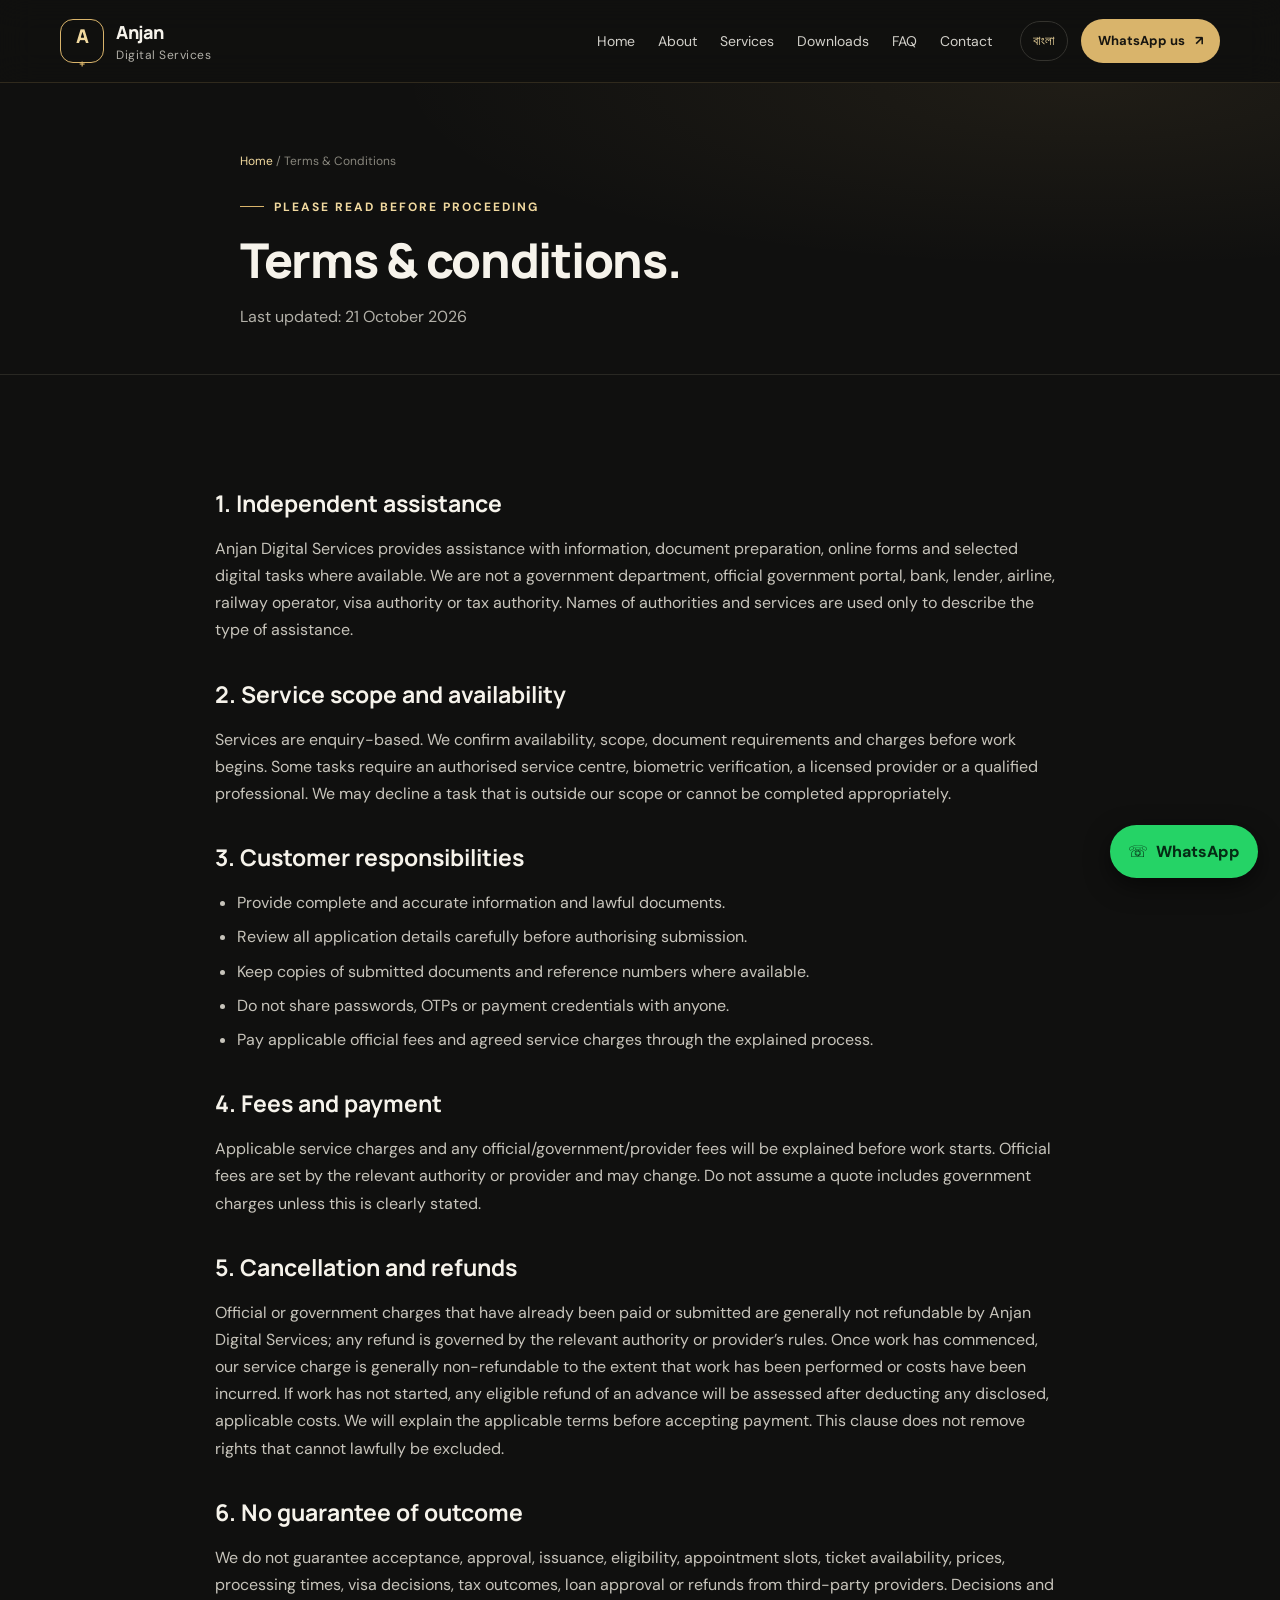
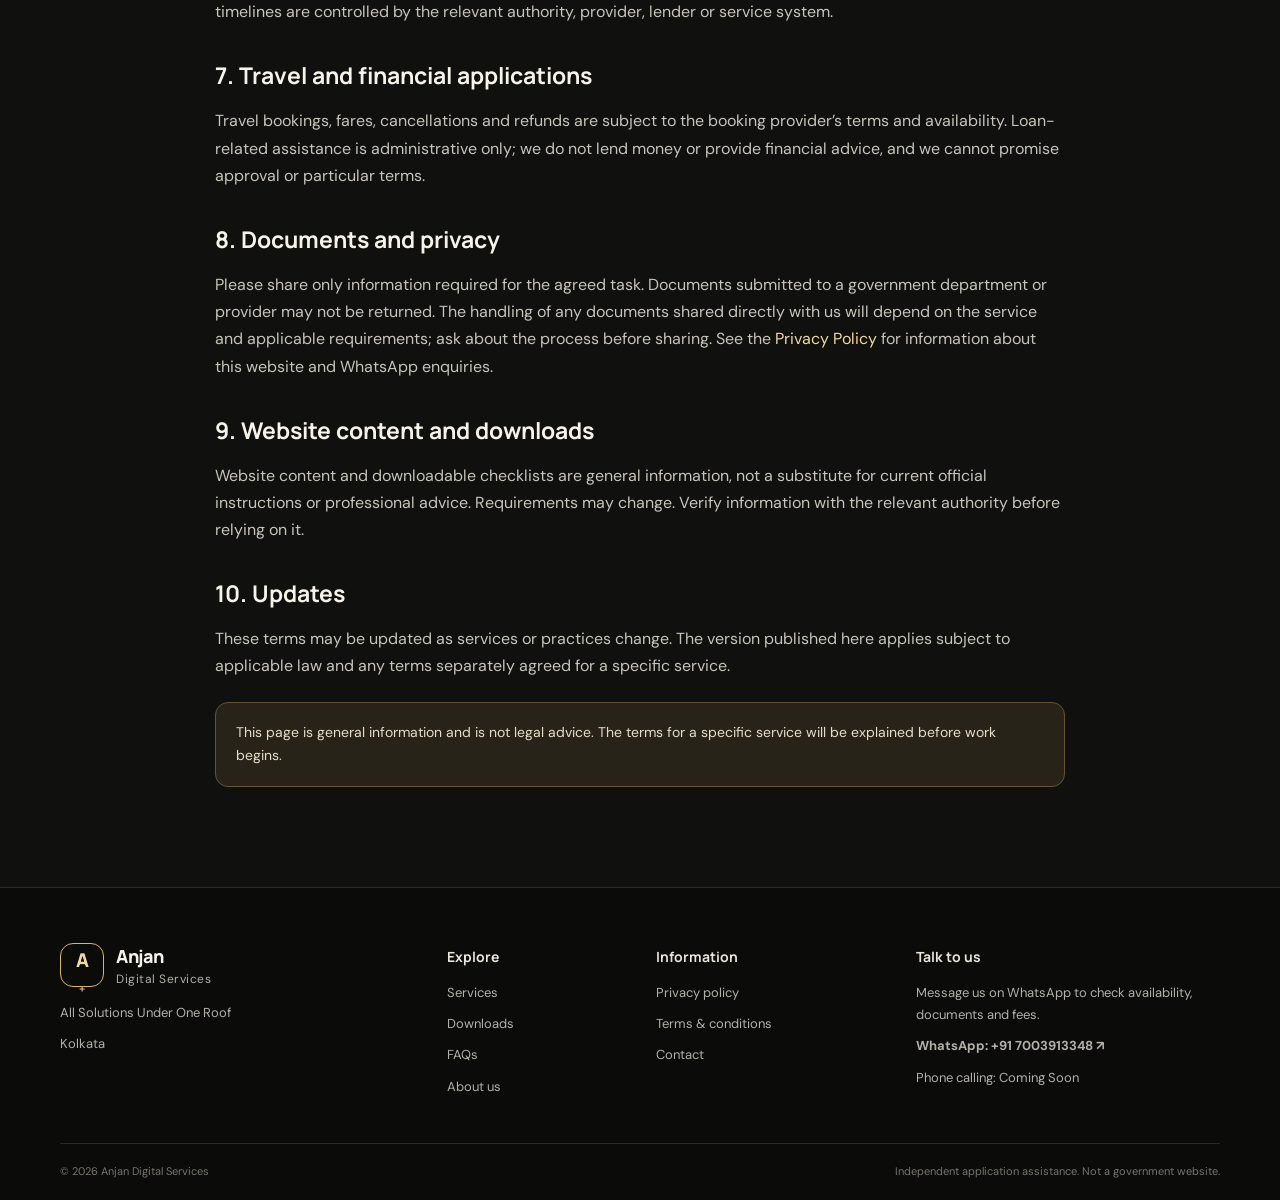
<file: terms.html>
<!doctype html>
<html lang="en"><head><meta charset="utf-8"><meta name="viewport" content="width=device-width,initial-scale=1">
<meta name="description" content="Terms covering service assistance, charges, refunds, third-party decisions and website resources."><meta name="theme-color" content="#10100f">
<title>Terms &amp; Conditions | Anjan Digital Services</title><link rel="stylesheet" href="assets/css/style.css"></head><body>
<a class="skip-link" href="#main">Skip to content</a>
<header class="site-header"><div class="container header-inner">
<a class="brand" href="index.html" aria-label="Anjan Digital Services home"><span class="brand-mark">A<span>+</span></span><span class="brand-copy"><strong>Anjan</strong><small>Digital Services</small></span></a>
<button class="menu-toggle" id="menuToggle" aria-expanded="false" aria-controls="mainNav" aria-label="Open navigation"><span></span><span></span><span></span></button>
<nav id="mainNav" class="main-nav" aria-label="Main navigation"><ul><li><a href="index.html" data-en="Home" data-bn="হোম">Home</a></li><li><a href="about.html" data-en="About" data-bn="পরিচিতি">About</a></li><li><a href="services.html" data-en="Services" data-bn="পরিষেবা">Services</a></li><li><a href="downloads.html" data-en="Downloads" data-bn="ডাউনলোড">Downloads</a></li><li><a href="faq.html" data-en="FAQ" data-bn="প্রশ্নোত্তর">FAQ</a></li><li><a href="contact.html" data-en="Contact" data-bn="যোগাযোগ">Contact</a></li></ul></nav>
<div class="header-actions"><button class="language-toggle" id="languageToggle" type="button" aria-label="Switch language">বাংলা</button><a class="button button-small button-gold" target="_blank" rel="noopener" href="https://wa.me/917003913348?text=Hello%20Anjan%20Digital%20Services%2C%20I%20have%20an%20enquiry."><span data-en="WhatsApp us" data-bn="হোয়াটসঅ্যাপে যোগাযোগ">WhatsApp us</span> <span aria-hidden="true">↗</span></a></div>
</div></header><main id="main"><section class="page-hero"><div class="container page-intro"><div class="breadcrumbs"><a href="index.html" data-en="Home" data-bn="হোম">Home</a> / Terms &amp; Conditions</div><span class="eyebrow">Please read before proceeding</span><h1>Terms &amp; conditions.</h1><p>Last updated: 21 October 2026</p></div></section><section class="section"><div class="container content-narrow prose">
<h2>1. Independent assistance</h2><p>Anjan Digital Services provides assistance with information, document preparation, online forms and selected digital tasks where available. We are not a government department, official government portal, bank, lender, airline, railway operator, visa authority or tax authority. Names of authorities and services are used only to describe the type of assistance.</p>
<h2>2. Service scope and availability</h2><p>Services are enquiry-based. We confirm availability, scope, document requirements and charges before work begins. Some tasks require an authorised service centre, biometric verification, a licensed provider or a qualified professional. We may decline a task that is outside our scope or cannot be completed appropriately.</p>
<h2>3. Customer responsibilities</h2><ul><li>Provide complete and accurate information and lawful documents.</li><li>Review all application details carefully before authorising submission.</li><li>Keep copies of submitted documents and reference numbers where available.</li><li>Do not share passwords, OTPs or payment credentials with anyone.</li><li>Pay applicable official fees and agreed service charges through the explained process.</li></ul>
<h2>4. Fees and payment</h2><p>Applicable service charges and any official/government/provider fees will be explained before work starts. Official fees are set by the relevant authority or provider and may change. Do not assume a quote includes government charges unless this is clearly stated.</p>
<h2>5. Cancellation and refunds</h2><p>Official or government charges that have already been paid or submitted are generally not refundable by Anjan Digital Services; any refund is governed by the relevant authority or provider’s rules. Once work has commenced, our service charge is generally non-refundable to the extent that work has been performed or costs have been incurred. If work has not started, any eligible refund of an advance will be assessed after deducting any disclosed, applicable costs. We will explain the applicable terms before accepting payment. This clause does not remove rights that cannot lawfully be excluded.</p>
<h2>6. No guarantee of outcome</h2><p>We do not guarantee acceptance, approval, issuance, eligibility, appointment slots, ticket availability, prices, processing times, visa decisions, tax outcomes, loan approval or refunds from third-party providers. Decisions and timelines are controlled by the relevant authority, provider, lender or service system.</p>
<h2>7. Travel and financial applications</h2><p>Travel bookings, fares, cancellations and refunds are subject to the booking provider’s terms and availability. Loan-related assistance is administrative only; we do not lend money or provide financial advice, and we cannot promise approval or particular terms.</p>
<h2>8. Documents and privacy</h2><p>Please share only information required for the agreed task. Documents submitted to a government department or provider may not be returned. The handling of any documents shared directly with us will depend on the service and applicable requirements; ask about the process before sharing. See the <a href="privacy.html">Privacy Policy</a> for information about this website and WhatsApp enquiries.</p>
<h2>9. Website content and downloads</h2><p>Website content and downloadable checklists are general information, not a substitute for current official instructions or professional advice. Requirements may change. Verify information with the relevant authority before relying on it.</p>
<h2>10. Updates</h2><p>These terms may be updated as services or practices change. The version published here applies subject to applicable law and any terms separately agreed for a specific service.</p>
<div class="notice">This page is general information and is not legal advice. The terms for a specific service will be explained before work begins.</div></div></section></main><footer class="site-footer"><div class="container footer-grid">
<div><a class="brand footer-brand" href="index.html"><span class="brand-mark">A<span>+</span></span><span class="brand-copy"><strong>Anjan</strong><small>Digital Services</small></span></a><p class="muted footer-blurb">All Solutions Under One Roof</p><p class="muted">Kolkata</p></div>
<div><h2 data-en="Explore" data-bn="দেখুন">Explore</h2><a href="services.html" data-en="Services" data-bn="পরিষেবা">Services</a><a href="downloads.html" data-en="Downloads" data-bn="ডাউনলোড">Downloads</a><a href="faq.html">FAQs</a><a href="about.html">About us</a></div>
<div><h2 data-en="Information" data-bn="তথ্য">Information</h2><a href="privacy.html">Privacy policy</a><a href="terms.html">Terms &amp; conditions</a><a href="contact.html" data-en="Contact" data-bn="যোগাযোগ">Contact</a></div>
<div><h2 data-en="Talk to us" data-bn="যোগাযোগ করুন">Talk to us</h2><p class="muted">Message us on WhatsApp to check availability, documents and fees.</p><a class="footer-wa" href="https://wa.me/917003913348?text=Hello%20Anjan%20Digital%20Services%2C%20I%20have%20an%20enquiry." target="_blank" rel="noopener">WhatsApp: +91 7003913348 ↗</a><p class="muted">Phone calling: Coming Soon</p></div>
</div><div class="container footer-bottom"><span>© 2026 Anjan Digital Services</span><span>Independent application assistance. Not a government website.</span></div></footer>
<a class="whatsapp-float" href="https://wa.me/917003913348?text=Hello%20Anjan%20Digital%20Services%2C%20I%20have%20an%20enquiry." target="_blank" rel="noopener" aria-label="Chat with Anjan Digital Services on WhatsApp">☏ <span>WhatsApp</span></a>
<script src="assets/js/script.js" defer></script></body></html>
</file>
<file: assets/css/style.css>
@import url('https://fonts.googleapis.com/css2?family=DM+Sans:wght@400;500;600;700&family=Manrope:wght@400;500;600;700;800&display=swap');
:root{--bg:#10100f;--panel:#191917;--panel2:#20201d;--text:#f6f3eb;--muted:#b2b0a8;--gold:#d9b46b;--gold2:#f1d99f;--line:#34332e;--green:#25d366;--max:1160px}
*{box-sizing:border-box}html{scroll-behavior:smooth;scroll-padding-top:100px}body{margin:0;background:var(--bg);color:var(--text);font-family:'DM Sans',system-ui,sans-serif;font-size:16px;line-height:1.7}a{color:var(--gold2);text-decoration:none}a:hover{color:#fff}button,input,select{font:inherit}button,a{-webkit-tap-highlight-color:transparent}.container{width:min(var(--max),calc(100% - 40px));margin-inline:auto}.skip-link{position:absolute;left:-9999px;top:0;background:#fff;color:#111;padding:10px;z-index:10000}.skip-link:focus{left:10px}.site-header{position:sticky;top:0;z-index:1000;background:rgba(16,16,15,.94);backdrop-filter:blur(16px);border-bottom:1px solid rgba(217,180,107,.16)}.header-inner{display:flex;align-items:center;gap:28px;min-height:82px}.brand{display:flex;align-items:center;gap:12px;color:var(--text);flex-shrink:0}.brand-mark{display:grid;place-items:center;width:44px;height:44px;border:1px solid var(--gold);border-radius:13px;color:var(--gold2);font-family:Manrope,sans-serif;font-weight:800;font-size:19px;position:relative}.brand-mark span{font-size:11px;align-self:start;margin-top:3px;color:var(--gold)}.brand-copy{display:grid;line-height:1.2}.brand-copy strong{font:800 18px Manrope,sans-serif;letter-spacing:-.4px}.brand-copy small{font-size:12px;color:var(--muted);letter-spacing:.5px;margin-top:4px}.main-nav{margin-left:auto}.main-nav ul{display:flex;align-items:center;gap:23px;list-style:none;margin:0;padding:0}.main-nav a{font-size:14px;color:#d2d0c9;padding:10px 0;white-space:nowrap}.main-nav a:hover,.main-nav a.active{color:var(--gold2)}.main-nav a.active{border-bottom:1px solid var(--gold)}.header-actions{display:flex;align-items:center;gap:13px}.language-toggle{border:1px solid var(--line);border-radius:100px;color:var(--gold2);background:transparent;padding:8px 12px;cursor:pointer;font-size:13px}.menu-toggle{display:none;background:none;border:0;padding:8px}.menu-toggle span{display:block;width:23px;height:2px;background:var(--text);margin:5px}.button{display:inline-flex;align-items:center;justify-content:center;gap:10px;border-radius:100px;padding:14px 22px;font-weight:700;font-size:14px;transition:transform .2s,background .2s;border:1px solid transparent}.button:hover{transform:translateY(-2px)}.button-small{padding:10px 16px;font-size:13px}.button-gold{background:var(--gold);color:#171510}.button-gold:hover{background:var(--gold2);color:#111}.button-outline{border-color:#69604c;color:var(--text);background:transparent}.button-outline:hover{border-color:var(--gold);color:var(--gold2)}.eyebrow{display:inline-flex;align-items:center;gap:10px;color:var(--gold2);font-size:12px;text-transform:uppercase;letter-spacing:2px;font-weight:700}.eyebrow:before{content:"";width:24px;height:1px;background:var(--gold)}.hero{padding:92px 0 86px;position:relative;overflow:hidden;background:radial-gradient(ellipse at 80% 35%,rgba(160,119,48,.15),transparent 38%),radial-gradient(ellipse at 0% 100%,rgba(255,255,255,.025),transparent 35%)}.hero-grid{display:grid;grid-template-columns:1.1fr .9fr;gap:65px;align-items:center}.hero h1{font:800 clamp(38px,5.2vw,66px)/1.08 Manrope,sans-serif;letter-spacing:-2.5px;margin:20px 0 23px;max-width:730px}.hero h1 em{font-style:normal;color:var(--gold2)}.hero p{max-width:620px;color:var(--muted);font-size:17px}.hero-actions{display:flex;gap:12px;flex-wrap:wrap;margin-top:30px}.hero-note{display:flex;align-items:center;gap:10px;margin-top:28px;font-size:13px;color:#9c9a91}.hero-note span{color:var(--gold2)}.hero-art{min-height:365px;border:1px solid #49402d;border-radius:28px;background:linear-gradient(145deg,#24231f,#141412 65%);padding:26px;position:relative;overflow:hidden;box-shadow:0 30px 80px #0005}.hero-art:before{content:"";position:absolute;width:270px;height:270px;border:1px solid #6e5a35;border-radius:50%;right:-70px;top:-80px;box-shadow:0 0 0 25px #d9b46b08,0 0 0 55px #d9b46b05}.art-label{position:relative;color:var(--gold2);font-size:12px;letter-spacing:1.7px;text-transform:uppercase}.art-title{position:relative;font:800 31px/1.2 Manrope,sans-serif;margin:30px 0 26px;max-width:300px}.art-list{position:relative;display:grid;gap:12px}.art-row{display:flex;align-items:center;gap:13px;padding:13px 15px;background:#ffffff08;border:1px solid #ffffff0c;border-radius:13px;color:#e7e4dc;font-size:14px}.art-icon{display:grid;place-items:center;width:35px;height:35px;border-radius:10px;background:#d9b46b1a;color:var(--gold2);font-weight:700}.section{padding:78px 0}.section-alt{background:#151513;border-block:1px solid #292823}.section-heading{max-width:720px;margin-bottom:34px}.section-heading.center{text-align:center;margin-inline:auto}.section-heading h2,.page-intro h1{font:800 clamp(28px,3.5vw,43px)/1.2 Manrope,sans-serif;letter-spacing:-1.3px;margin:14px 0}.section-heading p,.page-intro p{color:var(--muted);margin:0}.service-grid{display:grid;grid-template-columns:repeat(3,1fr);gap:16px}.service-card,.info-card{padding:24px;background:var(--panel);border:1px solid var(--line);border-radius:17px;transition:transform .2s,border-color .2s}.service-card:hover,.info-card:hover{transform:translateY(-3px);border-color:#75603b}.card-top{display:flex;align-items:center;justify-content:space-between;margin-bottom:18px}.card-icon{display:grid;place-items:center;width:42px;height:42px;border-radius:12px;background:#d9b46b18;color:var(--gold2);font-size:18px}.card-number{font-size:12px;color:#77756c;letter-spacing:1px}.service-card h3,.info-card h3{font:700 17px/1.35 Manrope,sans-serif;margin:0 0 9px}.service-card p,.info-card p{font-size:14px;color:var(--muted);margin:0 0 17px}.text-link{font-weight:700;font-size:13px;color:var(--gold2)}.text-link span{margin-left:5px}.trust-grid{display:grid;grid-template-columns:repeat(3,1fr);gap:18px}.trust-card{border-left:2px solid var(--gold);padding:8px 18px}.trust-card h3{font:700 17px Manrope;margin:0 0 8px}.trust-card p{font-size:14px;color:var(--muted);margin:0}.steps{display:grid;grid-template-columns:repeat(3,1fr);gap:20px;counter-reset:step}.step{padding:24px;border:1px solid var(--line);border-radius:16px;background:#171715}.step:before{counter-increment:step;content:"0" counter(step);display:block;color:var(--gold2);font:800 23px Manrope;margin-bottom:24px}.step h3{margin:0 0 8px;font:700 17px Manrope}.step p{margin:0;color:var(--muted);font-size:14px}.cta-band{padding:35px;background:linear-gradient(110deg,#29251c,#1b1a16);border:1px solid #665334;border-radius:20px;display:flex;align-items:center;justify-content:space-between;gap:24px}.cta-band h2{font:800 25px Manrope;margin:0 0 6px}.cta-band p{color:var(--muted);margin:0}.page-hero{padding:68px 0 44px;background:radial-gradient(ellipse at 85% 0%,#d9b46b14,transparent 45%);border-bottom:1px solid #292823}.page-intro{max-width:800px}.page-intro h1{font-size:clamp(34px,4vw,48px)}.breadcrumbs{font-size:12px;color:#87857c;margin-bottom:17px}.breadcrumbs a{color:var(--gold2)}.content-narrow{max-width:850px}.prose h2{font:700 23px Manrope;margin:34px 0 10px}.prose h3{font:700 17px Manrope;margin:25px 0 8px}.prose p,.prose li{color:#c7c4bb}.prose li{margin:7px 0}.prose ul{padding-left:22px}.notice{padding:18px 20px;background:#282318;border:1px solid #685331;border-radius:13px;color:#e6ddc9;font-size:14px;margin:22px 0}.notice strong{color:var(--gold2)}.contact-grid{display:grid;grid-template-columns:1fr 1fr;gap:18px}.contact-panel{padding:27px;background:var(--panel);border:1px solid var(--line);border-radius:17px}.contact-panel h2{font:700 21px Manrope;margin:0 0 10px}.contact-panel p{color:var(--muted)}.contact-meta{display:grid;gap:14px;margin:22px 0}.meta-row{display:flex;gap:13px;align-items:flex-start}.meta-row b{display:block;font-size:14px}.meta-row small{color:var(--muted)}.form-field{display:grid;gap:7px;margin:15px 0}.form-field label{font-size:13px;color:#d7d3c8}.form-field input,.form-field select,.form-field textarea,.search-input{width:100%;padding:13px 14px;border-radius:10px;border:1px solid #45443d;background:#10100f;color:var(--text);outline:none}.form-field input:focus,.form-field select:focus,.form-field textarea:focus,.search-input:focus{border-color:var(--gold)}.form-field textarea{min-height:110px;resize:vertical}.form-help{font-size:12px;color:#a9a69d}.faq-list{display:grid;gap:10px}.faq-item{border:1px solid var(--line);background:var(--panel);border-radius:13px;overflow:hidden}.faq-item summary{padding:18px 20px;cursor:pointer;font-weight:700;list-style:none}.faq-item summary:after{content:"+";float:right;color:var(--gold2);font-size:20px}.faq-item[open] summary:after{content:"−"}.faq-answer{padding:0 20px 18px;color:var(--muted);font-size:14px}.downloads-toolbar{display:grid;grid-template-columns:1fr 230px;gap:12px;margin:24px 0}.downloads-count{font-size:13px;color:var(--muted);margin:0 0 15px}.download-grid{display:grid;grid-template-columns:repeat(2,1fr);gap:10px}.download-item{display:flex;align-items:center;gap:13px;padding:15px;background:var(--panel);border:1px solid var(--line);border-radius:12px;min-width:0}.pdf-icon{display:grid;place-items:center;flex-shrink:0;width:38px;height:42px;border-radius:9px;background:#c84a3b1a;color:#f08a7f;font-size:12px;font-weight:800}.download-info{min-width:0;flex:1}.download-info strong{display:block;font-size:14px;line-height:1.35;overflow-wrap:anywhere}.download-info small{display:block;color:#99968d;font-size:11px;margin-top:5px}.download-item .download-link{font-size:12px;color:var(--gold2);font-weight:700;white-space:nowrap}.empty-state{padding:25px;text-align:center;color:var(--muted);border:1px dashed var(--line);border-radius:12px;grid-column:1/-1}.site-footer{padding:55px 0 20px;background:#0b0b0a;border-top:1px solid #2b2923}.footer-grid{display:grid;grid-template-columns:1.4fr .7fr .9fr 1.2fr;gap:32px}.footer-grid h2{font:700 14px Manrope;margin:4px 0 16px;color:#e9e5da}.footer-grid>div>a:not(.brand),.footer-grid>div>p{display:block;font-size:13px;margin:9px 0;color:var(--muted)}.footer-grid .footer-wa{color:var(--gold2);font-weight:700}.footer-blurb{margin-top:15px!important}.footer-bottom{display:flex;justify-content:space-between;gap:15px;border-top:1px solid #292823;margin-top:36px;padding-top:18px;color:#77756c;font-size:11px}.whatsapp-float{position:fixed;z-index:900;bottom:22px;right:22px;display:flex;align-items:center;gap:8px;background:var(--green);color:#052b14;border-radius:100px;padding:13px 18px;font-weight:800;box-shadow:0 8px 25px #0008}.whatsapp-float:hover{color:#052b14;background:#52e58b}.legal-list{padding-left:22px}.smallprint{font-size:12px;color:#99968d}.bn{display:none}body.bengali .en{display:none}body.bengali .bn{display:initial}body.bengali .bn-block{display:block}body.bengali .bn-inline{display:inline}@media(max-width:1000px){.header-inner{gap:15px}.main-nav ul{gap:13px}.main-nav a{font-size:13px}.header-actions .button{display:none}.hero-grid{gap:32px}.service-grid{grid-template-columns:repeat(2,1fr)}.footer-grid{grid-template-columns:repeat(2,1fr)}}@media(max-width:760px){.container{width:min(var(--max),calc(100% - 30px))}.header-inner{min-height:72px}.menu-toggle{display:block;margin-left:auto;order:3}.header-actions{order:2}.main-nav{display:none;position:absolute;top:71px;left:0;right:0;background:#141412;border-bottom:1px solid var(--line);padding:14px 20px}.main-nav.open{display:block}.main-nav ul{display:grid;gap:2px}.main-nav a{display:block;padding:11px 4px;font-size:15px}.header-actions .button{display:none}.hero{padding:62px 0}.hero-grid{grid-template-columns:1fr}.hero h1{font-size:clamp(38px,11vw,55px);letter-spacing:-1.8px}.hero p{font-size:15px}.hero-art{min-height:300px}.section{padding:56px 0}.service-grid,.trust-grid,.steps{grid-template-columns:1fr}.service-card{padding:21px}.section-heading h2{font-size:30px}.cta-band{display:block;padding:25px}.cta-band .button{margin-top:18px}.page-hero{padding:48px 0 32px}.contact-grid{grid-template-columns:1fr}.downloads-toolbar{grid-template-columns:1fr}.download-grid{grid-template-columns:1fr}.download-item{padding:12px}.footer-grid{grid-template-columns:1fr 1fr;gap:24px}.footer-grid>div:first-child,.footer-grid>div:last-child{grid-column:1/-1}.footer-bottom{display:grid}.whatsapp-float{right:13px;bottom:13px;padding:12px 15px}}@media(prefers-reduced-motion:reduce){html{scroll-behavior:auto}*,*:before,*:after{transition:none!important;animation:none!important}}
</file>
